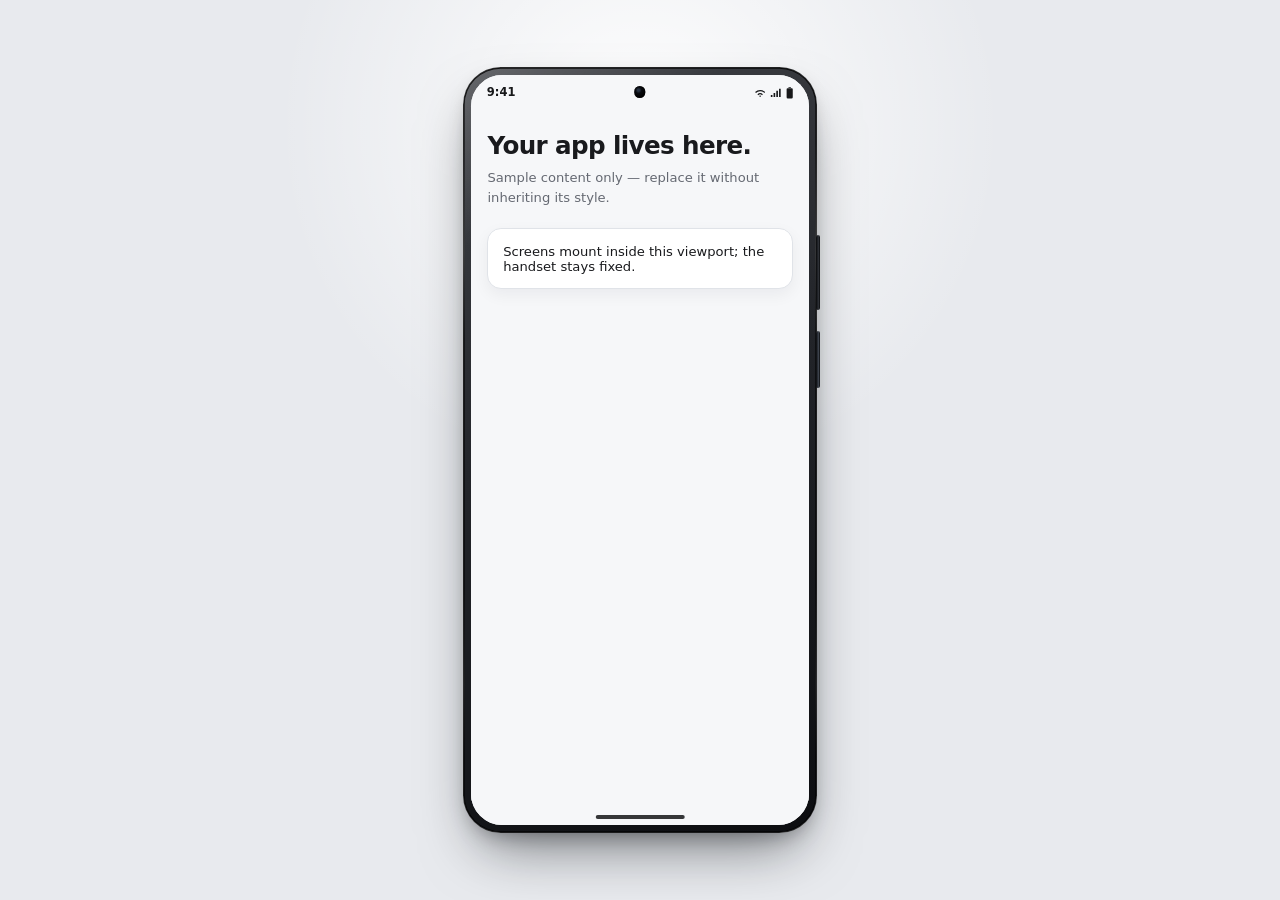
<file: .od-frames/android.html>
<!doctype html>
<!--
  Open Design · OD Next handheld shell — Android (centered punch-hole camera, right-side volume and power keys).
  Presentation shell for a phone-app prototype: keep the handset markup and
  CSS, put the product inside the APP CONTENT slot (`.phone-content`). The
  shell sets no typography, palette, spacing, or navigation for the app.
  Derived from the Open Design mobile-app template (Apache-2.0).
-->
<html lang="en">
<head>
  <meta charset="utf-8" />
  <meta name="viewport" content="width=device-width, initial-scale=1" />
  <title>Android mobile prototype</title>
  <style>
    :root {
      --phone-screen-width: 412px;
      --phone-screen-height: 915px;
      --phone-bezel: 10px;
      --phone-outer-radius: 46px;
      --phone-screen-radius: 38px;
      --phone-safe-top: 52px;
      --phone-safe-bottom: 28px;
      --phone-system-fg: #17181a;
      --phone-screen-bg: #f6f7f9;
      --phone-stage-bg: #e8eaee;
    }

    * { box-sizing: border-box; }
    html, body { margin: 0; min-height: 100%; }
    body {
      min-height: 100dvh;
      display: grid;
      place-items: center;
      padding: 32px;
      background:
        radial-gradient(circle at 50% 14%, rgba(255,255,255,.95), transparent 36%),
        var(--phone-stage-bg);
      color: #191a1d;
      font-family: Roboto, "Noto Sans", system-ui, sans-serif;
    }

    .phone-frame {
      position: relative;
      width: calc(var(--phone-screen-width) + var(--phone-bezel) * 2);
      height: calc(var(--phone-screen-height) + var(--phone-bezel) * 2);
      padding: var(--phone-bezel);
      border-radius: var(--phone-outer-radius);
      background:
        linear-gradient(145deg, rgba(255,255,255,.2), transparent 18%),
        linear-gradient(155deg, #414348 0%, #23252a 44%, #0c0d10 100%);
      box-shadow:
        inset 0 0 0 1px rgba(255,255,255,.13),
        inset 0 0 0 2px rgba(0,0,0,.84),
        0 34px 72px -22px rgba(8,10,14,.56),
        0 11px 25px -10px rgba(8,10,14,.34);
      isolation: isolate;
    }

    .phone-frame::before,
    .phone-frame::after {
      content: "";
      position: absolute;
      z-index: -1;
      top: 92px;
      bottom: 92px;
      width: 2px;
      background: linear-gradient(to bottom, transparent, rgba(255,255,255,.14) 18%, transparent 32%, transparent 72%, rgba(255,255,255,.07) 88%, transparent);
    }
    .phone-frame::before { left: 0; }
    .phone-frame::after { right: 0; }

    .hardware-button {
      position: absolute;
      right: -3px;
      width: 4px;
      border-radius: 3px;
      background: linear-gradient(90deg, #08090b, #2d3036 62%, #08090b);
      box-shadow: inset 0 1px rgba(255,255,255,.1);
    }
    .hardware-button.volume { top: 205px; height: 92px; }
    .hardware-button.power { top: 322px; height: 70px; background: linear-gradient(90deg, #08090b, #3c424c 62%, #08090b); }

    .phone-screen {
      position: relative;
      width: var(--phone-screen-width);
      height: var(--phone-screen-height);
      overflow: hidden;
      border-radius: var(--phone-screen-radius);
      background: var(--phone-screen-bg);
      box-shadow: inset 0 0 0 1px rgba(255,255,255,.05);
    }

    .phone-content {
      position: absolute;
      inset: 0;
      overflow-x: hidden;
      overflow-y: auto;
      overscroll-behavior: contain;
      -webkit-overflow-scrolling: touch;
      scrollbar-width: none;
      padding-top: var(--phone-safe-top);
      padding-bottom: var(--phone-safe-bottom);
      background: var(--phone-screen-bg);
    }
    .phone-content::-webkit-scrollbar { display: none; }

    .punch-hole {
      position: absolute;
      z-index: 20;
      top: 14px;
      left: 50%;
      width: 14px;
      height: 14px;
      transform: translateX(-50%);
      border-radius: 50%;
      background: radial-gradient(circle at 38% 35%, #283343 0 10%, #090b0f 30%, #000 72%);
      box-shadow: 0 0 0 1px rgba(255,255,255,.08), inset 0 0 3px #000;
      pointer-events: none;
    }

    .status-bar {
      position: absolute;
      z-index: 15;
      inset: 0 0 auto;
      height: var(--phone-safe-top);
      display: grid;
      grid-template-columns: minmax(0, 1fr) 64px minmax(0, 1fr);
      align-items: start;
      padding: 14px 19px 0;
      color: var(--phone-system-fg);
      pointer-events: none;
    }
    .status-time {
      justify-self: start;
      display: flex;
      align-items: center;
      height: 16px;
      font-size: 14px;
      font-weight: 600;
      line-height: 1;
      letter-spacing: .01em;
    }
    .status-cutout-zone { width: 64px; }
    .status-icons {
      justify-self: end;
      display: inline-flex;
      align-items: center;
      height: 16px;
      gap: 5px;
    }
    .status-icons svg { display: block; flex: none; fill: currentColor; }
    .status-icons .wifi { width: 15px; height: 12px; }
    .status-icons .cellular { width: 14px; height: 12px; }
    .status-icons .battery { width: 9px; height: 14px; }

    .gesture-indicator {
      position: absolute;
      z-index: 20;
      left: 50%;
      bottom: 8px;
      width: 108px;
      height: 4px;
      transform: translateX(-50%);
      border-radius: 99px;
      background: var(--phone-system-fg);
      opacity: .86;
      pointer-events: none;
    }

    /* Preview-only content. Replace it without inheriting the style. */
    .sample-app { min-height: 100%; padding: 18px 20px 34px; background: #f6f7f9; }
    .sample-app .eyebrow { margin: 0 0 6px; color: #686c74; font-size: 12px; font-weight: 650; letter-spacing: .08em; text-transform: uppercase; }
    .sample-app h1 { margin: 0; font-size: 30px; line-height: 1.12; letter-spacing: -.025em; }
    .sample-app p { margin: 10px 0 25px; color: #656972; line-height: 1.5; }
    .sample-card { padding: 18px; border: 1px solid #e0e3e8; border-radius: 17px; background: #fff; box-shadow: 0 7px 20px rgba(20,24,32,.055); }
    .sample-card + .sample-card { margin-top: 12px; }

    /* Presentation scaling: keep the whole handset visible on short viewports. */
    @media (max-height: 998px) { .phone-frame { zoom: 0.9; } }
    @media (max-height: 904px) { .phone-frame { zoom: 0.82; } }
    @media (max-height: 829px) { .phone-frame { zoom: 0.74; } }
    @media (max-height: 754px) { .phone-frame { zoom: 0.66; } }
    /* Narrow viewports: the handset chrome collapses and the screen fills the
       viewport, so the app behaves like a real phone page instead of
       scrolling sideways. */
    @media (max-width: 480px) {
      body { padding: 0; display: block; }
      .phone-frame { width: 100%; height: 100dvh; padding: 0; border-radius: 0; background: none; box-shadow: none; zoom: 1; }
      .phone-frame::before, .phone-frame::after, .hardware-button { display: none; }
      .phone-screen { width: 100%; height: 100%; border-radius: 0; }
    }
  </style>
</head>
<body>
  <div class="phone-frame" data-phone-shell data-platform="android">
    <span class="hardware-button volume" aria-hidden="true"></span>
    <span class="hardware-button power" aria-hidden="true"></span>

    <section class="phone-screen" data-phone-screen>
      <main class="phone-content" data-phone-content>
        <!-- APP CONTENT START: replace everything inside this sample wrapper with the product. -->
        <div class="sample-app">
          <h1>Your app lives here.</h1>
          <p>Sample content only — replace it without inheriting its style.</p>
          <div class="sample-card">Screens mount inside this viewport; the handset stays fixed.</div>
        </div>
        <!-- APP CONTENT END -->
      </main>

      <div class="status-bar" aria-hidden="true">
        <span class="status-time">9:41</span>
        <span class="status-cutout-zone"></span>
        <span class="status-icons">
          <svg class="wifi" viewBox="0 0 16 12"><path d="M8 11.4 6.55 9.95a2.05 2.05 0 0 1 2.9 0L8 11.4Zm3.58-3.55-1.16 1.16a3.43 3.43 0 0 0-4.84 0L4.42 7.85a5.08 5.08 0 0 1 7.16 0Zm3-2.95-1.16 1.16a7.67 7.67 0 0 0-10.84 0L1.42 4.9a9.31 9.31 0 0 1 13.16 0Z"/></svg>
          <svg class="cellular" viewBox="0 0 14 12"><path d="M1 11h2V8.5H1V11Zm3.35 0h2V6H4.35v5Zm3.35 0h2V3.5h-2V11Zm3.35 0h2V1h-2v10Z"/></svg>
          <svg class="battery" viewBox="0 0 9 14"><path d="M3 0h3v1H3V0ZM2 1.5h5a1.25 1.25 0 0 1 1.25 1.25v9.75A1.5 1.5 0 0 1 6.75 14h-4.5a1.5 1.5 0 0 1-1.5-1.5V2.75A1.25 1.25 0 0 1 2 1.5Z"/></svg>
        </span>
      </div>
      <div class="punch-hole" aria-hidden="true"></div>
      <div class="gesture-indicator" aria-hidden="true"></div>
    </section>
  </div>
</body>
</html>
</file>
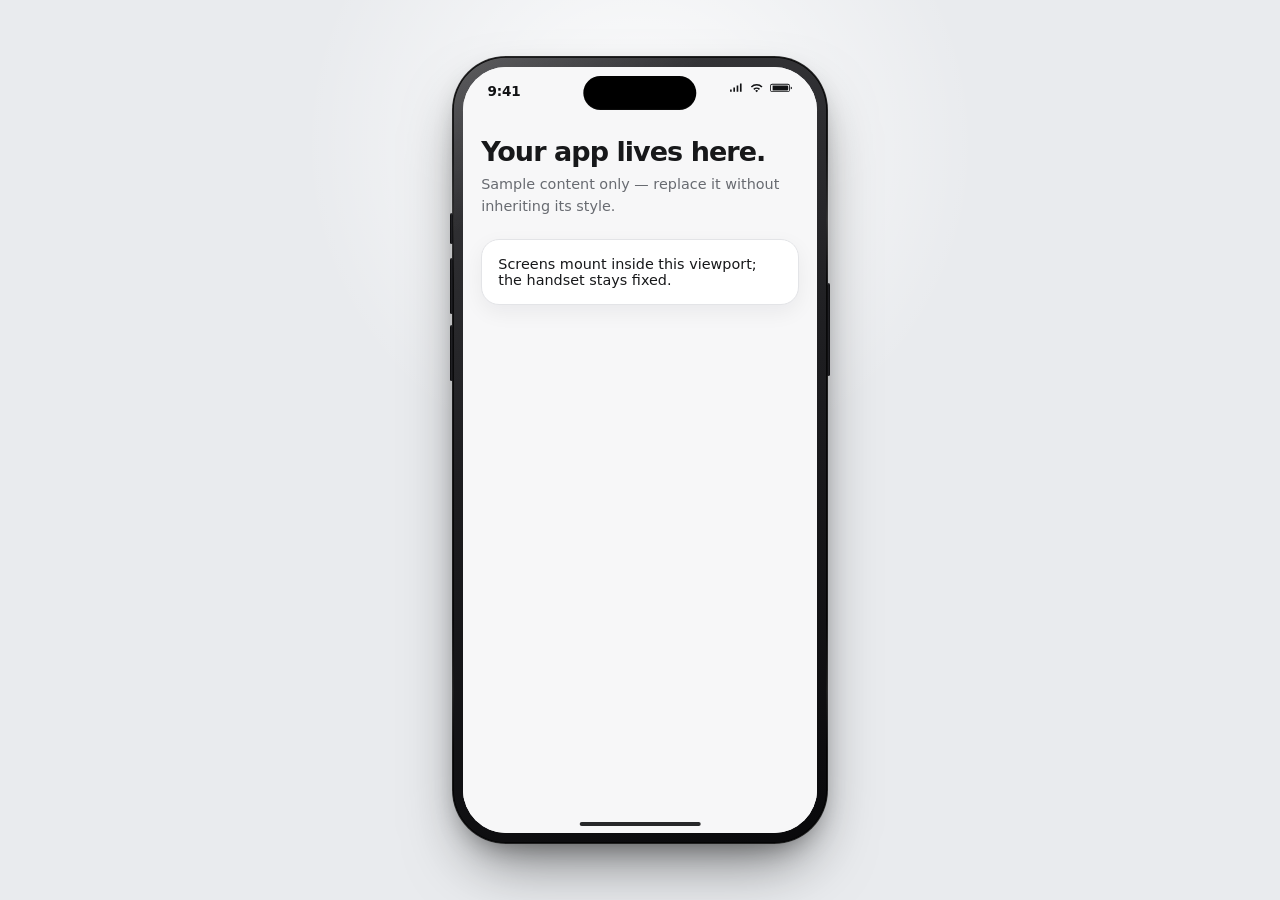
<file: .od-frames/iphone.html>
<!doctype html>
<!--
  Open Design · OD Next handheld shell — iPhone (Dynamic Island, left silent/volume keys, right power key).
  Presentation shell for a phone-app prototype: keep the handset markup and
  CSS, put the product inside the APP CONTENT slot (`.phone-content`). The
  shell sets no typography, palette, spacing, or navigation for the app.
  Derived from the Open Design mobile-app template (Apache-2.0).
-->
<html lang="en">
<head>
  <meta charset="utf-8" />
  <meta name="viewport" content="width=device-width, initial-scale=1" />
  <title>iPhone mobile prototype</title>
  <style>
    :root {
      --phone-screen-width: 393px;
      --phone-screen-height: 852px;
      --phone-bezel: 12px;
      --phone-outer-radius: 60px;
      --phone-screen-radius: 48px;
      --phone-safe-top: 59px;
      --phone-safe-bottom: 34px;
      --phone-system-fg: #111214;
      --phone-screen-bg: #f7f7f8;
      --phone-stage-bg: #e9ebee;
    }

    * { box-sizing: border-box; }
    html, body { margin: 0; min-height: 100%; }
    body {
      min-height: 100dvh;
      display: grid;
      place-items: center;
      padding: 32px;
      background:
        radial-gradient(circle at 50% 16%, rgba(255,255,255,.92), transparent 34%),
        var(--phone-stage-bg);
      font-family: -apple-system, BlinkMacSystemFont, "SF Pro Text", system-ui, sans-serif;
      color: #17181a;
    }

    .phone-frame {
      position: relative;
      width: calc(var(--phone-screen-width) + var(--phone-bezel) * 2);
      height: calc(var(--phone-screen-height) + var(--phone-bezel) * 2);
      padding: var(--phone-bezel);
      border-radius: var(--phone-outer-radius);
      background:
        linear-gradient(145deg, rgba(255,255,255,.18), transparent 17%),
        linear-gradient(160deg, #3a3a3d 0%, #1d1d20 47%, #09090b 100%);
      box-shadow:
        inset 0 0 0 1px rgba(255,255,255,.13),
        inset 0 0 0 2px rgba(0,0,0,.9),
        0 34px 70px -20px rgba(0,0,0,.55),
        0 12px 28px -12px rgba(0,0,0,.36);
      isolation: isolate;
    }

    .phone-frame::before,
    .phone-frame::after {
      content: "";
      position: absolute;
      z-index: -1;
      top: 102px;
      bottom: 102px;
      width: 3px;
      border-radius: 3px;
      background: linear-gradient(
        to bottom,
        transparent,
        rgba(255,255,255,.13) 12%,
        transparent 22%,
        transparent 78%,
        rgba(255,255,255,.08) 90%,
        transparent
      );
    }
    .phone-frame::before { left: -1px; }
    .phone-frame::after { right: -1px; }

    .hardware-button {
      position: absolute;
      width: 4px;
      border-radius: 3px;
      background: linear-gradient(90deg, #050506, #242428 58%, #08080a);
      box-shadow: inset 0 1px rgba(255,255,255,.08);
    }
    .hardware-button.silent { left: -3px; top: 175px; height: 34px; }
    .hardware-button.volume-up { left: -3px; top: 225px; height: 62px; }
    .hardware-button.volume-down { left: -3px; top: 299px; height: 62px; }
    .hardware-button.power { right: -3px; top: 252px; height: 104px; }

    .phone-screen {
      position: relative;
      width: var(--phone-screen-width);
      height: var(--phone-screen-height);
      overflow: hidden;
      border-radius: var(--phone-screen-radius);
      background: var(--phone-screen-bg);
      box-shadow: inset 0 0 0 1px rgba(255,255,255,.06);
    }

    .phone-content {
      position: absolute;
      inset: 0;
      overflow-x: hidden;
      overflow-y: auto;
      overscroll-behavior: contain;
      -webkit-overflow-scrolling: touch;
      scrollbar-width: none;
      padding-top: var(--phone-safe-top);
      padding-bottom: var(--phone-safe-bottom);
      background: var(--phone-screen-bg);
    }
    .phone-content::-webkit-scrollbar { display: none; }

    .dynamic-island {
      position: absolute;
      z-index: 20;
      top: 11px;
      left: 50%;
      width: 126px;
      height: 37px;
      transform: translateX(-50%);
      border-radius: 999px;
      background: #000;
      box-shadow: inset 0 -1px 1px rgba(255,255,255,.05);
      pointer-events: none;
    }

    .status-bar {
      position: absolute;
      z-index: 15;
      top: 0;
      left: 0;
      right: 0;
      height: var(--phone-safe-top);
      display: flex;
      align-items: flex-start;
      justify-content: space-between;
      padding: 18px 27px 0;
      color: var(--phone-system-fg);
      font-size: 15px;
      font-weight: 650;
      letter-spacing: -.01em;
      pointer-events: none;
    }
    .status-icons { display: inline-flex; align-items: center; gap: 6px; }
    .status-icons svg { display: block; width: 17px; height: 11px; fill: currentColor; }
    .status-icons .battery { width: 25px; }

    .home-indicator {
      position: absolute;
      z-index: 20;
      left: 50%;
      bottom: 8px;
      width: 134px;
      height: 5px;
      transform: translateX(-50%);
      border-radius: 999px;
      background: var(--phone-system-fg);
      opacity: .9;
      pointer-events: none;
    }

    /* Sample content exists only to make the shell previewable. Replace it. */
    .sample-app { min-height: 100%; padding: 18px 20px 32px; background: #f7f7f8; }
    .sample-app h1 { margin: 0; font-size: 30px; letter-spacing: -.035em; }
    .sample-app p { margin: 8px 0 24px; color: #686b71; line-height: 1.5; }
    .sample-card {
      padding: 18px;
      border: 1px solid #e3e4e7;
      border-radius: 20px;
      background: #fff;
      box-shadow: 0 8px 24px rgba(20,22,26,.06);
    }
    .sample-card + .sample-card { margin-top: 12px; }

    /* Presentation scaling: keep the whole handset visible on short viewports. */
    @media (max-height: 939px) { .phone-frame { zoom: 0.9; } }
    @media (max-height: 851px) { .phone-frame { zoom: 0.82; } }
    @media (max-height: 781px) { .phone-frame { zoom: 0.74; } }
    @media (max-height: 711px) { .phone-frame { zoom: 0.66; } }
    /* Narrow viewports: the handset chrome collapses and the screen fills the
       viewport, so the app behaves like a real phone page instead of
       scrolling sideways. */
    @media (max-width: 480px) {
      body { padding: 0; display: block; }
      .phone-frame { width: 100%; height: 100dvh; padding: 0; border-radius: 0; background: none; box-shadow: none; zoom: 1; }
      .phone-frame::before, .phone-frame::after, .hardware-button { display: none; }
      .phone-screen { width: 100%; height: 100%; border-radius: 0; }
    }
  </style>
</head>
<body>
  <div class="phone-frame" data-phone-shell data-platform="iphone">
    <span class="hardware-button silent" aria-hidden="true"></span>
    <span class="hardware-button volume-up" aria-hidden="true"></span>
    <span class="hardware-button volume-down" aria-hidden="true"></span>
    <span class="hardware-button power" aria-hidden="true"></span>

    <section class="phone-screen" data-phone-screen>
      <main class="phone-content" data-phone-content>
        <!-- APP CONTENT START: replace everything inside this sample wrapper with the product. -->
        <div class="sample-app">
          <h1>Your app lives here.</h1>
          <p>Sample content only — replace it without inheriting its style.</p>
          <div class="sample-card">Screens mount inside this viewport; the handset stays fixed.</div>
        </div>
        <!-- APP CONTENT END -->
      </main>

      <div class="status-bar" aria-hidden="true">
        <span>9:41</span>
        <span class="status-icons">
          <svg viewBox="0 0 18 12"><path d="M1 10.5h2V8H1v2.5Zm4 0h2V5.5H5v5Zm4 0h2V3H9v7.5Zm4 0h2V.5h-2v10Z"/></svg>
          <svg viewBox="0 0 18 12"><path d="M9 11.2 7.2 9.4a2.55 2.55 0 0 1 3.6 0L9 11.2Zm4.1-4.1-1.35 1.35a3.9 3.9 0 0 0-5.5 0L4.9 7.1a5.8 5.8 0 0 1 8.2 0Zm3-3-1.35 1.35a8.15 8.15 0 0 0-11.5 0L1.9 4.1a10.05 10.05 0 0 1 14.2 0Z"/></svg>
          <svg class="battery" viewBox="0 0 27 12"><path fill-rule="evenodd" d="M2.5 1h19A2.5 2.5 0 0 1 24 3.5v5a2.5 2.5 0 0 1-2.5 2.5h-19A2.5 2.5 0 0 1 0 8.5v-5A2.5 2.5 0 0 1 2.5 1Zm0 1A1.5 1.5 0 0 0 1 3.5v5A1.5 1.5 0 0 0 2.5 10h19A1.5 1.5 0 0 0 23 8.5v-5A1.5 1.5 0 0 0 21.5 2h-19Zm.5 1h17.5A1.5 1.5 0 0 1 22 4.5v3A1.5 1.5 0 0 1 20.5 9H3V3Zm22 1.5a1.5 1.5 0 0 1 0 3v-3Z"/></svg>
        </span>
      </div>
      <div class="dynamic-island" aria-hidden="true"></div>
      <div class="home-indicator" aria-hidden="true"></div>
    </section>
  </div>
</body>
</html>
</file>
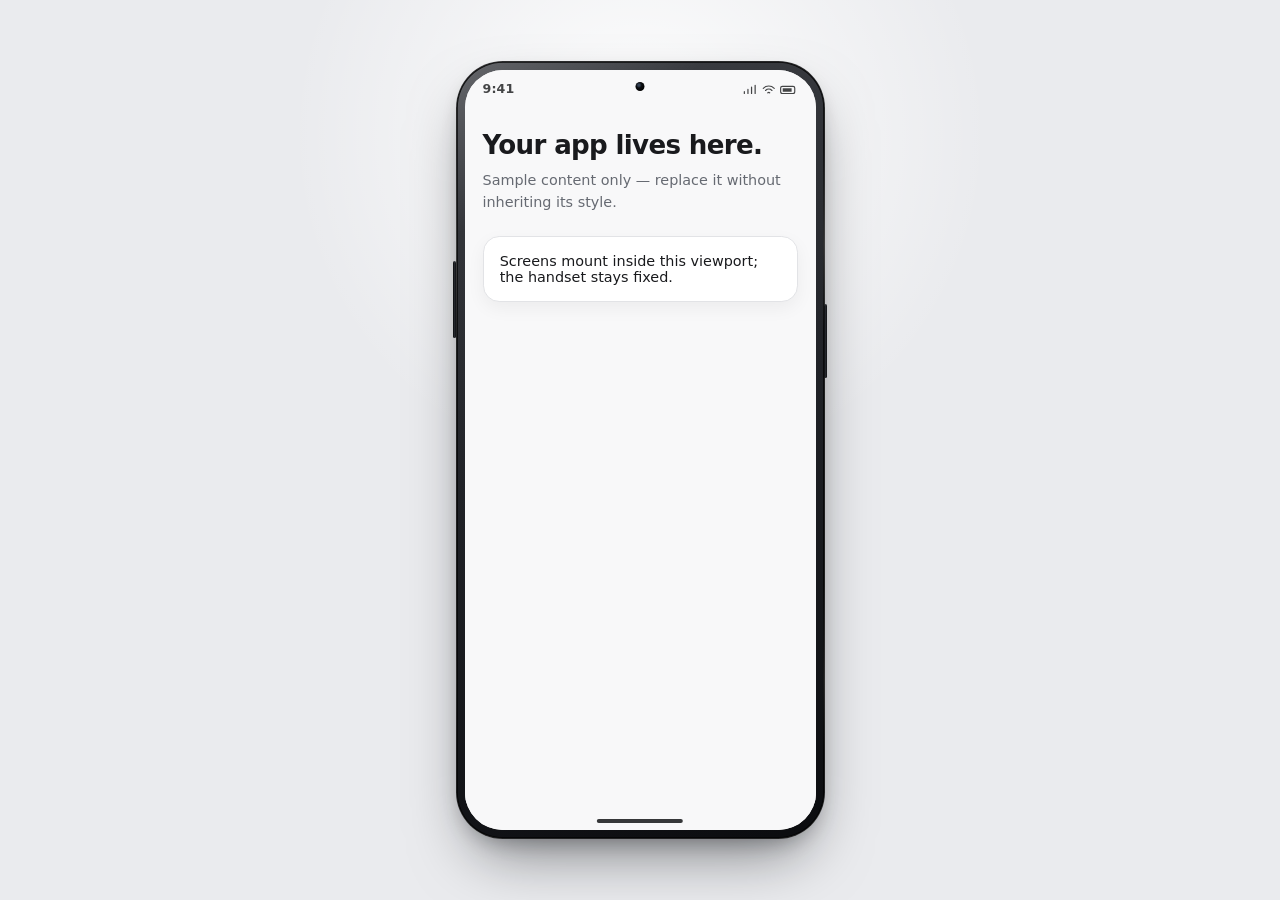
<file: .od-frames/neutral.html>
<!doctype html>
<!--
  Open Design · OD Next handheld shell — platform-neutral phone (restrained camera dot and symmetric side keys — use when the brief names no platform).
  Presentation shell for a phone-app prototype: keep the handset markup and
  CSS, put the product inside the APP CONTENT slot (`.phone-content`). The
  shell sets no typography, palette, spacing, or navigation for the app.
  Derived from the Open Design mobile-app template (Apache-2.0).
-->
<html lang="en">
<head>
  <meta charset="utf-8" />
  <meta name="viewport" content="width=device-width, initial-scale=1" />
  <title>Platform-neutral mobile prototype</title>
  <style>
    :root {
      --phone-screen-width: 390px;
      --phone-screen-height: 844px;
      --phone-bezel: 10px;
      --phone-outer-radius: 52px;
      --phone-screen-radius: 42px;
      --phone-safe-top: 50px;
      --phone-safe-bottom: 29px;
      --phone-system-fg: #17181a;
      --phone-screen-bg: #f8f8f9;
      --phone-stage-bg: #eaebee;
    }

    * { box-sizing: border-box; }
    html, body { margin: 0; min-height: 100%; }
    body {
      min-height: 100dvh;
      display: grid;
      place-items: center;
      padding: 32px;
      background:
        radial-gradient(circle at 50% 15%, rgba(255,255,255,.94), transparent 35%),
        var(--phone-stage-bg);
      color: #191a1d;
      font-family: system-ui, -apple-system, BlinkMacSystemFont, sans-serif;
    }

    .phone-frame {
      position: relative;
      width: calc(var(--phone-screen-width) + var(--phone-bezel) * 2);
      height: calc(var(--phone-screen-height) + var(--phone-bezel) * 2);
      padding: var(--phone-bezel);
      border-radius: var(--phone-outer-radius);
      background:
        linear-gradient(145deg, rgba(255,255,255,.2), transparent 17%),
        linear-gradient(160deg, #3f4146 0%, #202227 48%, #0b0c0f 100%);
      box-shadow:
        inset 0 0 0 1px rgba(255,255,255,.13),
        inset 0 0 0 2px rgba(0,0,0,.85),
        0 32px 68px -20px rgba(10,12,16,.52),
        0 10px 24px -10px rgba(10,12,16,.32);
      isolation: isolate;
    }

    .phone-frame::before,
    .phone-frame::after {
      content: "";
      position: absolute;
      z-index: -1;
      top: 96px;
      bottom: 96px;
      width: 2px;
      background: linear-gradient(to bottom, transparent, rgba(255,255,255,.13) 16%, transparent 30%, transparent 72%, rgba(255,255,255,.07) 88%, transparent);
    }
    .phone-frame::before { left: 0; }
    .phone-frame::after { right: 0; }

    .hardware-button {
      position: absolute;
      width: 4px;
      border-radius: 3px;
      background: linear-gradient(90deg, #08090b, #2a2d33 60%, #08090b);
      box-shadow: inset 0 1px rgba(255,255,255,.08);
    }
    .hardware-button.volume { left: -3px; top: 222px; height: 86px; }
    .hardware-button.power { right: -3px; top: 270px; height: 82px; }

    .phone-screen {
      position: relative;
      width: var(--phone-screen-width);
      height: var(--phone-screen-height);
      overflow: hidden;
      border-radius: var(--phone-screen-radius);
      background: var(--phone-screen-bg);
      box-shadow: inset 0 0 0 1px rgba(255,255,255,.05);
    }

    .phone-content {
      position: absolute;
      inset: 0;
      overflow-x: hidden;
      overflow-y: auto;
      overscroll-behavior: contain;
      -webkit-overflow-scrolling: touch;
      scrollbar-width: none;
      padding-top: var(--phone-safe-top);
      padding-bottom: var(--phone-safe-bottom);
      background: var(--phone-screen-bg);
    }
    .phone-content::-webkit-scrollbar { display: none; }

    .camera-dot {
      position: absolute;
      z-index: 20;
      top: 13px;
      left: 50%;
      width: 10px;
      height: 10px;
      transform: translateX(-50%);
      border-radius: 50%;
      background: radial-gradient(circle at 38% 35%, #344154 0 12%, #0a0c10 34%, #000 76%);
      box-shadow: 0 0 0 1px rgba(255,255,255,.06);
      pointer-events: none;
    }

    .status-bar {
      position: absolute;
      z-index: 15;
      inset: 0 0 auto;
      height: var(--phone-safe-top);
      display: grid;
      grid-template-columns: minmax(0, 1fr) 56px minmax(0, 1fr);
      align-items: start;
      padding: 14px 20px 0;
      color: var(--phone-system-fg);
      opacity: .8;
      pointer-events: none;
    }
    .status-time {
      justify-self: start;
      display: flex;
      align-items: center;
      height: 15px;
      font-size: 14px;
      font-weight: 560;
      line-height: 1;
      letter-spacing: .01em;
    }
    .status-cutout-zone { width: 56px; }
    .status-icons {
      justify-self: end;
      display: inline-flex;
      align-items: center;
      height: 15px;
      gap: 6px;
    }
    .status-icons svg {
      display: block;
      flex: none;
      fill: none;
      stroke: currentColor;
      stroke-width: 1.35;
      stroke-linecap: round;
      stroke-linejoin: round;
    }
    .status-icons .connectivity { width: 15px; height: 12px; }
    .status-icons .wifi { width: 15px; height: 12px; }
    .status-icons .battery { width: 19px; height: 11px; }

    .gesture-indicator {
      position: absolute;
      z-index: 20;
      left: 50%;
      bottom: 8px;
      width: 96px;
      height: 4px;
      transform: translateX(-50%);
      border-radius: 99px;
      background: var(--phone-system-fg);
      opacity: .86;
      pointer-events: none;
    }

    /* Preview-only content. Replace it without inheriting the style. */
    .sample-app { min-height: 100%; padding: 18px 20px 34px; background: #f8f8f9; }
    .sample-app .eyebrow { margin: 0 0 6px; color: #6b6e75; font-size: 12px; font-weight: 650; letter-spacing: .08em; text-transform: uppercase; }
    .sample-app h1 { margin: 0; font-size: 29px; line-height: 1.14; letter-spacing: -.025em; }
    .sample-app p { margin: 10px 0 25px; color: #666a72; line-height: 1.5; }
    .sample-card { padding: 18px; border: 1px solid #e2e3e6; border-radius: 18px; background: #fff; box-shadow: 0 7px 20px rgba(20,22,28,.05); }
    .sample-card + .sample-card { margin-top: 12px; }

    /* Presentation scaling: keep the whole handset visible on short viewports. */
    @media (max-height: 927px) { .phone-frame { zoom: 0.9; } }
    @media (max-height: 840px) { .phone-frame { zoom: 0.82; } }
    @media (max-height: 771px) { .phone-frame { zoom: 0.74; } }
    @media (max-height: 702px) { .phone-frame { zoom: 0.66; } }
    /* Narrow viewports: the handset chrome collapses and the screen fills the
       viewport, so the app behaves like a real phone page instead of
       scrolling sideways. */
    @media (max-width: 480px) {
      body { padding: 0; display: block; }
      .phone-frame { width: 100%; height: 100dvh; padding: 0; border-radius: 0; background: none; box-shadow: none; zoom: 1; }
      .phone-frame::before, .phone-frame::after, .hardware-button { display: none; }
      .phone-screen { width: 100%; height: 100%; border-radius: 0; }
    }
  </style>
</head>
<body>
  <div class="phone-frame" data-phone-shell data-platform="neutral">
    <span class="hardware-button volume" aria-hidden="true"></span>
    <span class="hardware-button power" aria-hidden="true"></span>

    <section class="phone-screen" data-phone-screen>
      <main class="phone-content" data-phone-content>
        <!-- APP CONTENT START: replace everything inside this sample wrapper with the product. -->
        <div class="sample-app">
          <h1>Your app lives here.</h1>
          <p>Sample content only — replace it without inheriting its style.</p>
          <div class="sample-card">Screens mount inside this viewport; the handset stays fixed.</div>
        </div>
        <!-- APP CONTENT END -->
      </main>

      <div class="status-bar" aria-hidden="true">
        <span class="status-time">9:41</span>
        <span class="status-cutout-zone"></span>
        <span class="status-icons">
          <svg class="connectivity" viewBox="0 0 15 12"><path d="M1.5 10.5v-2m4 2v-4.5m4 4.5v-7m4 7v-9"/></svg>
          <svg class="wifi" viewBox="0 0 16 12"><path d="M1.5 4.7a9.2 9.2 0 0 1 13 0M4.2 7.3a5.4 5.4 0 0 1 7.6 0M6.9 10a1.55 1.55 0 0 1 2.2 0"/></svg>
          <svg class="battery" viewBox="0 0 20 11"><rect x=".75" y="1.25" width="16.5" height="8.5" rx="2"/><path d="M18.5 4v3M3.2 3.4h10.4v4.2H3.2z" fill="currentColor" stroke="none"/></svg>
        </span>
      </div>
      <div class="camera-dot" aria-hidden="true"></div>
      <div class="gesture-indicator" aria-hidden="true"></div>
    </section>
  </div>
</body>
</html>
</file>
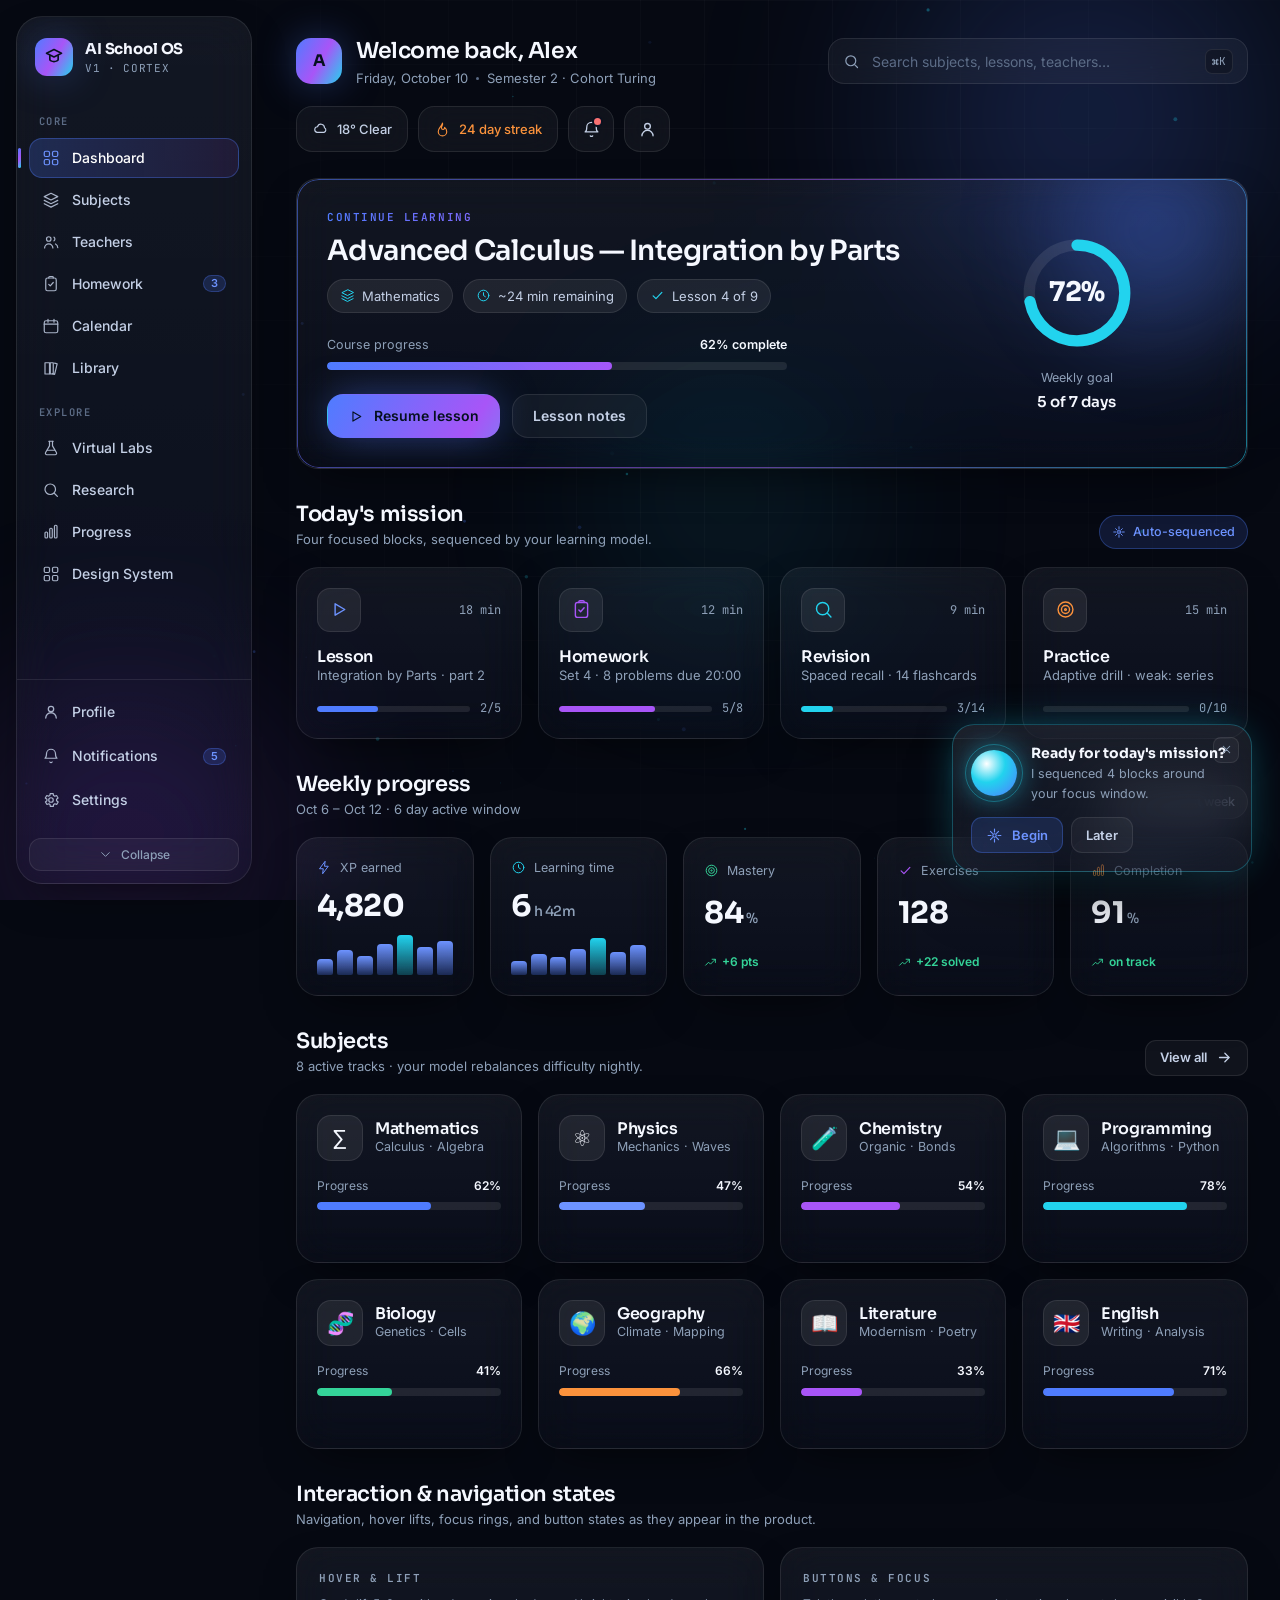
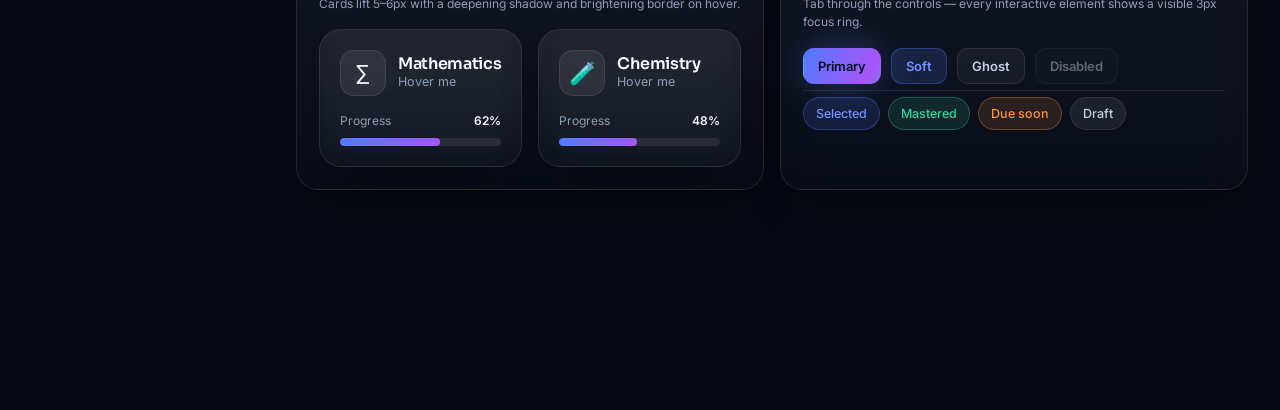
<file: .file-versions/0eb547304658805aad788d32/0001-107b549c-6500-41c4-b8cb-d26b2d56aa31.html>
<!doctype html>
<html lang="en">
<head>
<meta charset="utf-8" />
<meta name="viewport" content="width=device-width, initial-scale=1, viewport-fit=cover" />
<title>AI School OS</title>
<meta name="description" content="AI School OS — an AI-native educational operating system. First-impression dashboard concept." />
<link rel="preconnect" href="https://fonts.googleapis.com" />
<link rel="preconnect" href="https://fonts.gstatic.com" crossorigin />
<link href="https://fonts.googleapis.com/css2?family=Sora:wght@300;400;500;600;700;800&family=Inter:wght@400;500;600;700&family=JetBrains+Mono:wght@500;600&display=swap" rel="stylesheet" />
<style>
/* ============================================================
   OD-LAYOUT-PRIMITIVES v1 — structure only: display, flex/grid, overflow, wrapping, ratio.
   Put this @layer first; product CSS outside the layer always wins.
   ============================================================ */
@layer od-layout {
  :where(.od-stack,.od-row,.od-row-top,.od-cluster,.od-grid,.od-field,.od-stat,.od-cell,.od-tile) > :where(*) { min-width: 0; }

  .od-stack   { display: flex; flex-direction: column; gap: var(--od-gap, 8px); }
  .od-row     { display: flex; align-items: center; gap: var(--od-gap, 8px); }
  .od-row-top { display: flex; align-items: flex-start; gap: var(--od-gap, 8px); }
  .od-cluster { display: flex; flex-wrap: wrap; align-items: center; gap: var(--od-gap, 8px); }
  .od-fill    { flex: 1 1 0; min-width: 0; }
  .od-fixed   { flex: none; }
  .od-grid    { display: grid; gap: var(--od-gap, 12px); grid-template-columns: repeat(var(--od-cols, 3), minmax(0, 1fr)); }

  .od-stat, .od-field, .od-cell { display: grid; gap: var(--od-gap, 2px); }
  :where(.od-stat,.od-field,.od-cell) > :where(*) { display: block; }
  .od-tile { display: grid; grid-template-rows: auto 1fr; }
  :where(.od-tile) > :where(*) { display: block; }

  .od-media { display: block; width: 100%; height: auto; aspect-ratio: var(--od-ratio, auto); }
  .od-media-cover { object-fit: cover; }

  .od-truncate { display: block; max-width: 100%; overflow: hidden; white-space: nowrap; text-overflow: ellipsis; }
  .od-clamp-2, .od-clamp-3 { display: -webkit-box; -webkit-box-orient: vertical; overflow: hidden; overflow-wrap: anywhere; }
  .od-clamp-2 { -webkit-line-clamp: 2; }
  .od-clamp-3 { -webkit-line-clamp: 3; }
  .od-lines-2 { min-height: calc(2 * 1.4em); }
  .od-nowrap  { white-space: nowrap; }
  .od-keep    { word-break: keep-all; overflow-wrap: anywhere; }

  .od-screen { display: grid; grid-template-rows: auto minmax(0, 1fr) auto; height: 100%; }
  .od-scroll { overflow-y: auto; overscroll-behavior: contain; min-height: 0; }

  .od-rail { display: flex; gap: var(--od-gap, 8px); overflow-x: auto; scroll-snap-type: x proximity; scrollbar-width: none;
             padding-inline: var(--od-rail-pad, 16px); scroll-padding-inline: var(--od-rail-pad, 16px); }
  .od-rail::-webkit-scrollbar { display: none; }
  :where(.od-rail) > :where(*) { flex: none; scroll-snap-align: start; }
  :where(.od-rail) > :where(:last-child) { margin-inline-end: var(--od-rail-pad, 16px); }

  .od-spacer { flex: none; visibility: hidden; pointer-events: none; }
  .od-touch  { min-width: 44px; min-height: 44px; }
}
/* /OD-LAYOUT-PRIMITIVES v1 */

/* ============================================================
   AI School OS — design tokens
   ============================================================ */
:root {
  --bg: #060912;
  --bg-2: #0a1120;
  --bg-3: #0e1730;

  --glass: rgba(255,255,255,0.045);
  --glass-2: rgba(255,255,255,0.07);
  --glass-3: rgba(255,255,255,0.10);
  --border: rgba(255,255,255,0.09);
  --border-strong: rgba(255,255,255,0.16);

  --primary: #4F7CFF;
  --primary-soft: #6D93FF;
  --secondary: #A855F7;
  --accent: #22D3EE;
  --success: #34D399;
  --warning: #FB923C;
  --danger: #F87171;

  --text: #F5F8FF;
  --fg-2: #C4D0E6;
  --muted: #8EA0B8;
  --faint: #5C6C86;

  --font-display: "Sora", "Inter", system-ui, sans-serif;
  --font-body: "Inter", system-ui, -apple-system, "Segoe UI", sans-serif;
  --font-mono: "JetBrains Mono", ui-monospace, "SFMono-Regular", Menlo, monospace;

  --t-xs: 12px;
  --t-sm: 13px;
  --t-base: 15px;
  --t-md: 17px;
  --t-lg: 21px;
  --t-xl: 28px;
  --t-2xl: 38px;
  --t-3xl: 52px;

  --sp-1: 4px;  --sp-2: 8px;  --sp-3: 12px; --sp-4: 16px;
  --sp-5: 20px; --sp-6: 24px; --sp-8: 32px; --sp-12: 48px;

  --r-sm: 10px;
  --r-md: 16px;
  --r-lg: 22px;
  --r-xl: 26px;
  --r-pill: 9999px;

  --shadow-soft: 0 18px 48px -20px rgba(0,0,0,0.7);
  --shadow-lift: 0 30px 70px -28px rgba(0,0,0,0.85);
  --ring-focus: 0 0 0 3px rgba(79,124,255,0.42);
  --glow-primary: 0 0 40px -6px rgba(79,124,255,0.55);
  --glow-accent: 0 0 34px -6px rgba(34,211,238,0.5);

  --motion-fast: 140ms;
  --motion-base: 240ms;
  --motion-slow: 380ms;
  --ease: cubic-bezier(0.2, 0, 0, 1);

  --sidebar-w: 264px;
  --gutter: 32px;

  --grad-brand: linear-gradient(120deg, var(--primary) 0%, var(--secondary) 52%, var(--accent) 100%);
}

*, *::before, *::after { box-sizing: border-box; }
html { -webkit-text-size-adjust: 100%; }
body {
  margin: 0;
  min-height: 100vh;
  background: var(--bg);
  color: var(--text);
  font-family: var(--font-body);
  font-size: var(--t-base);
  line-height: 1.55;
  -webkit-font-smoothing: antialiased;
  text-rendering: optimizeLegibility;
  overflow-x: hidden;
}
h1, h2, h3, h4, p { margin: 0; }
h1, h2, h3, h4 { font-family: var(--font-display); line-height: 1.08; letter-spacing: -0.02em; font-weight: 600; }
button { font-family: inherit; }
a { color: inherit; }
img { max-width: 100%; }
:focus-visible { outline: none; box-shadow: var(--ring-focus); border-radius: 12px; }

/* ---------- atmosphere ---------- */
.atmos { position: fixed; inset: 0; z-index: 0; pointer-events: none; overflow: hidden; }
.atmos .blob { position: absolute; border-radius: 50%; filter: blur(90px); opacity: 0.5; }
.blob.b1 { width: 46vw; height: 46vw; top: -14vw; right: -8vw; background: radial-gradient(circle, rgba(79,124,255,0.55), transparent 68%); animation: drift1 26s ease-in-out infinite; }
.blob.b2 { width: 40vw; height: 40vw; bottom: -16vw; left: -10vw; background: radial-gradient(circle, rgba(168,85,247,0.42), transparent 68%); animation: drift2 32s ease-in-out infinite; }
.blob.b3 { width: 30vw; height: 30vw; top: 34%; left: 42%; background: radial-gradient(circle, rgba(34,211,238,0.28), transparent 70%); animation: drift1 38s ease-in-out infinite reverse; }
.atmos .grid-fade {
  position: absolute; inset: 0;
  background-image: linear-gradient(rgba(255,255,255,0.035) 1px, transparent 1px), linear-gradient(90deg, rgba(255,255,255,0.035) 1px, transparent 1px);
  background-size: 64px 64px;
  mask-image: radial-gradient(circle at 60% 30%, #000 0%, transparent 72%);
  -webkit-mask-image: radial-gradient(circle at 60% 30%, #000 0%, transparent 72%);
}
#particles { position: fixed; inset: 0; z-index: 0; pointer-events: none; }
@keyframes drift1 { 0%,100% { transform: translate3d(0,0,0) scale(1); } 50% { transform: translate3d(-3%, 4%, 0) scale(1.08); } }
@keyframes drift2 { 0%,100% { transform: translate3d(0,0,0) scale(1); } 50% { transform: translate3d(4%, -3%, 0) scale(1.1); } }

/* ---------- app shell ---------- */
.app { position: relative; z-index: 1; display: grid; grid-template-columns: var(--sidebar-w) minmax(0, 1fr); min-height: 100vh; }

.sidebar { position: sticky; top: 0; height: 100vh; padding: 16px 12px 16px 16px; display: flex; }
.side-card {
  flex: 1; display: flex; flex-direction: column;
  background: linear-gradient(180deg, rgba(255,255,255,0.06), rgba(255,255,255,0.022));
  border: 1px solid var(--border); border-radius: var(--r-xl);
  backdrop-filter: blur(22px) saturate(150%); -webkit-backdrop-filter: blur(22px) saturate(150%);
  box-shadow: var(--shadow-soft); overflow: hidden;
}
.brand { display: flex; align-items: center; gap: 12px; padding: 20px 18px 16px; }
.brand .mark {
  width: 38px; height: 38px; border-radius: 12px; flex: none; position: relative;
  background: var(--grad-brand); box-shadow: var(--glow-primary);
  display: grid; place-items: center; color: #06111f;
}
.brand .mark svg { width: 20px; height: 20px; }
.brand .id { min-width: 0; }
.brand .id b { display: block; font-family: var(--font-display); font-size: 15px; font-weight: 700; letter-spacing: -0.01em; }
.brand .id span { display: block; font-size: 11px; color: var(--muted); font-family: var(--font-mono); letter-spacing: 0.06em; text-transform: uppercase; }

.nav { flex: 1; overflow-y: auto; padding: 6px 12px 12px; }
.nav-label { font-size: 10.5px; letter-spacing: 0.14em; text-transform: uppercase; color: var(--faint); font-weight: 600; padding: 14px 10px 8px; font-family: var(--font-mono); }
.nav-item {
  display: flex; align-items: center; gap: 12px; width: 100%; text-align: left;
  padding: 10px 12px; margin-bottom: 2px; border: 1px solid transparent; border-radius: 13px;
  background: transparent; color: var(--fg-2); font: 500 14px/1 var(--font-body); cursor: pointer;
  transition: background var(--motion-fast) var(--ease), color var(--motion-fast) var(--ease), border-color var(--motion-fast) var(--ease), transform var(--motion-fast) var(--ease);
  position: relative;
}
.nav-item svg { width: 18px; height: 18px; flex: none; opacity: 0.85; }
.nav-item .txt { flex: 1; white-space: nowrap; }
.nav-item .badge { font-size: 11px; font-weight: 600; padding: 2px 7px; border-radius: 999px; background: rgba(79,124,255,0.18); color: var(--primary-soft); border: 1px solid rgba(79,124,255,0.3); }
.nav-item:hover { background: var(--glass-2); color: var(--text); }
.nav-item:active { transform: translateY(1px); }
.nav-item[aria-current="page"] {
  background: linear-gradient(90deg, rgba(79,124,255,0.22), rgba(168,85,247,0.10));
  border-color: rgba(79,124,255,0.35); color: #fff;
}
.nav-item[aria-current="page"] svg { opacity: 1; color: var(--primary-soft); }
.nav-item[aria-current="page"]::before {
  content: ""; position: absolute; left: -12px; top: 50%; transform: translateY(-50%);
  width: 3px; height: 20px; border-radius: 999px; background: var(--grad-brand); box-shadow: var(--glow-primary);
}
.nav-foot { border-top: 1px solid var(--border); padding: 12px; display: grid; gap: 2px; }
.collapse-btn {
  margin: 4px 12px 12px; display: flex; align-items: center; justify-content: center; gap: 8px;
  padding: 8px; border-radius: 12px; border: 1px solid var(--border); background: var(--glass); color: var(--muted);
  font: 500 12px var(--font-body); cursor: pointer; transition: all var(--motion-fast) var(--ease);
}
.collapse-btn:hover { color: var(--text); border-color: var(--border-strong); }
.collapse-btn svg { width: 15px; height: 15px; transition: transform var(--motion-base) var(--ease); }

/* ---------- main ---------- */
.main { min-width: 0; padding: 20px var(--gutter) 220px; }
.topbar {
  display: flex; align-items: center; gap: 18px; flex-wrap: wrap;
  padding: 14px 0 26px;
}
.topbar .lead { min-width: 0; flex: 1 1 320px; display: flex; align-items: center; gap: 14px; }
.menu-btn { display: none; }
.greet-avatar {
  width: 46px; height: 46px; border-radius: 15px; flex: none; display: grid; place-items: center;
  background: var(--grad-brand); color: #06111f; font-family: var(--font-display); font-weight: 700; font-size: 16px;
  box-shadow: var(--glow-primary);
}
.greet .hi { font-family: var(--font-display); font-size: 22px; font-weight: 600; letter-spacing: -0.02em; }
.greet .sub { color: var(--muted); font-size: 13px; display: flex; align-items: center; gap: 8px; flex-wrap: wrap; }
.greet .sub .dot { width: 3px; height: 3px; border-radius: 50%; background: var(--faint); }

.search {
  flex: 1 1 260px; max-width: 420px; display: flex; align-items: center; gap: 10px;
  padding: 0 14px; height: 46px; border-radius: var(--r-md);
  background: var(--glass); border: 1px solid var(--border);
  backdrop-filter: blur(16px); -webkit-backdrop-filter: blur(16px);
  transition: border-color var(--motion-fast) var(--ease), box-shadow var(--motion-fast) var(--ease), background var(--motion-fast) var(--ease);
}
.search:focus-within { border-color: rgba(79,124,255,0.55); box-shadow: 0 0 0 4px rgba(79,124,255,0.16); background: var(--glass-2); }
.search svg { width: 17px; height: 17px; color: var(--muted); flex: none; }
.search input { flex: 1; min-width: 0; border: 0; background: transparent; color: var(--text); font: 400 14px var(--font-body); outline: none; }
.search input::placeholder { color: var(--faint); }
.search .kbd { font-family: var(--font-mono); font-size: 11px; color: var(--muted); padding: 3px 6px; border: 1px solid var(--border); border-radius: 7px; background: rgba(0,0,0,0.25); flex: none; }

.top-actions { display: flex; align-items: center; gap: 10px; }
.pill {
  display: inline-flex; align-items: center; gap: 8px; height: 46px; padding: 0 15px;
  border-radius: var(--r-md); background: var(--glass); border: 1px solid var(--border);
  backdrop-filter: blur(16px); -webkit-backdrop-filter: blur(16px); color: var(--fg-2); font-size: 13px; font-weight: 500;
}
.pill svg { width: 17px; height: 17px; }
.pill.streak { color: var(--warning); }
.pill.streak svg { color: var(--warning); }
.ico-btn {
  width: 46px; height: 46px; border-radius: var(--r-md); border: 1px solid var(--border); background: var(--glass);
  color: var(--fg-2); display: grid; place-items: center; cursor: pointer; position: relative;
  backdrop-filter: blur(16px); -webkit-backdrop-filter: blur(16px);
  transition: all var(--motion-fast) var(--ease);
}
.ico-btn svg { width: 19px; height: 19px; }
.ico-btn:hover { color: var(--text); border-color: var(--border-strong); transform: translateY(-1px); }
.ico-btn .dot-badge { position: absolute; top: 11px; right: 12px; width: 7px; height: 7px; border-radius: 50%; background: var(--danger); box-shadow: 0 0 0 2px var(--bg-2); }

@media (max-width: 1180px) {
  .pill.weather, .pill.date { display: none; }
}

/* ---------- buttons ---------- */
.btn {
  display: inline-flex; align-items: center; justify-content: center; gap: 9px;
  min-height: 44px; padding: 0 20px; border-radius: var(--r-md); border: 1px solid transparent;
  font: 600 14px/1 var(--font-body); color: inherit; cursor: pointer; text-decoration: none; white-space: nowrap;
  transition: background var(--motion-fast) var(--ease), border-color var(--motion-fast) var(--ease), color var(--motion-fast) var(--ease), transform var(--motion-fast) var(--ease), box-shadow var(--motion-base) var(--ease);
}
.btn svg { width: 17px; height: 17px; }
.btn:active { transform: translateY(1px); }
.btn-primary { background: var(--grad-brand); color: #05101f; box-shadow: var(--glow-primary); background-size: 160% 160%; }
.btn-primary:hover { transform: translateY(-2px); box-shadow: 0 0 50px -4px rgba(79,124,255,0.7); }
.btn-ghost { background: var(--glass); border-color: var(--border); color: var(--fg-2); }
.btn-ghost:hover { color: var(--text); border-color: var(--border-strong); transform: translateY(-2px); }
.btn-soft { background: rgba(79,124,255,0.16); color: var(--primary-soft); border-color: rgba(79,124,255,0.32); }
.btn-soft:hover { background: rgba(79,124,255,0.24); transform: translateY(-2px); }
.btn-sm { min-height: 36px; padding: 0 14px; font-size: 13px; border-radius: 11px; }
.btn-block { width: 100%; }

/* ---------- cards / glass ---------- */
.card {
  position: relative; background: linear-gradient(180deg, rgba(255,255,255,0.055), rgba(255,255,255,0.02));
  border: 1px solid var(--border); border-radius: var(--r-lg);
  backdrop-filter: blur(20px) saturate(140%); -webkit-backdrop-filter: blur(20px) saturate(140%);
  box-shadow: var(--shadow-soft);
}
.card.pad { padding: 22px; }
.section { margin-top: 34px; }
.section-head { display: flex; align-items: flex-end; justify-content: space-between; gap: 16px; margin-bottom: 18px; flex-wrap: wrap; }
.section-head h2 { font-size: var(--t-lg); }
.section-head p { color: var(--muted); font-size: 13px; margin-top: 3px; }
.section-head .right { display: flex; align-items: center; gap: 10px; }
.eyebrow { font-family: var(--font-mono); font-size: 11px; letter-spacing: 0.14em; text-transform: uppercase; color: var(--muted); font-weight: 600; }
.eyebrow.grad { background: var(--grad-brand); -webkit-background-clip: text; background-clip: text; color: transparent; }

/* reveal */
.reveal { opacity: 0; animation: riseIn var(--motion-slow) var(--ease) both; animation-delay: calc(var(--i, 0) * 45ms); }
@keyframes riseIn { from { opacity: 0; transform: translateY(16px); } to { opacity: 1; transform: none; } }
.view { display: none; }
.view.active { display: block; }

/* ---------- hero ---------- */
.hero { position: relative; overflow: hidden; padding: 30px; display: grid; grid-template-columns: minmax(0,1.35fr) minmax(240px,0.65fr); gap: 28px; align-items: center; }
.hero::before {
  content: ""; position: absolute; inset: 0; border-radius: inherit; padding: 1px;
  background: var(--grad-brand);
  -webkit-mask: linear-gradient(#000 0 0) content-box, linear-gradient(#000 0 0);
  -webkit-mask-composite: xor; mask-composite: exclude;
  opacity: 0.55; pointer-events: none;
}
.hero::after {
  content: ""; position: absolute; width: 340px; height: 340px; right: -80px; top: -120px; border-radius: 50%;
  background: radial-gradient(circle, rgba(79,124,255,0.35), transparent 66%);
  filter: blur(30px); animation: breathe 6s ease-in-out infinite; pointer-events: none;
}
@keyframes breathe { 0%,100% { opacity: 0.7; transform: scale(1); } 50% { opacity: 1; transform: scale(1.08); } }
.hero .body { position: relative; z-index: 1; }
.hero h1 { font-size: var(--t-xl); margin-top: 10px; }
.hero .meta { display: flex; align-items: center; gap: 10px; flex-wrap: wrap; margin-top: 12px; color: var(--fg-2); font-size: 14px; }
.hero .meta .chip { display: inline-flex; align-items: center; gap: 7px; padding: 6px 12px; border-radius: 999px; background: var(--glass-2); border: 1px solid var(--border); font-size: 13px; }
.hero .meta .chip svg { width: 15px; height: 15px; color: var(--accent); }
.hero .progress-wrap { margin-top: 22px; max-width: 460px; }
.hero .progress-top { display: flex; justify-content: space-between; font-size: 12.5px; color: var(--muted); margin-bottom: 8px; }
.hero .progress-top b { color: var(--text); font-weight: 600; }
.hero .cta { margin-top: 24px; display: flex; gap: 12px; flex-wrap: wrap; }
.hero .ring-side { position: relative; z-index: 1; display: flex; flex-direction: column; align-items: center; gap: 16px; text-align: center; }
.hero .ring-side .cap { color: var(--muted); font-size: 12.5px; }

.bar { height: 8px; border-radius: 999px; background: rgba(255,255,255,0.09); overflow: hidden; }
.bar > i { display: block; height: 100%; width: 0; border-radius: inherit; background: var(--grad-brand); background-size: 200% 100%; transition: width 1.1s var(--ease); animation: shimmer 3.2s linear infinite; }
@keyframes shimmer { 0% { background-position: 0% 0; } 100% { background-position: 200% 0; } }

.ring-wrap { position: relative; width: 118px; height: 118px; }
.ring-wrap .ring-val { position: absolute; inset: 0; display: grid; place-items: center; }
.ring-wrap .ring-val b { font-family: var(--font-display); font-size: 27px; font-weight: 700; letter-spacing: -0.02em; }
.ring { width: 100%; height: 100%; transform: rotate(-90deg); }
.ring circle { fill: none; stroke-width: 4; }
.ring .track { stroke: rgba(255,255,255,0.09); }
.ring .fill { stroke: var(--c, var(--primary)); stroke-linecap: round; stroke-dasharray: 106.81; stroke-dashoffset: 106.81; transition: stroke-dashoffset 1.2s var(--ease); }

/* ---------- mission ---------- */
.mission-grid { display: grid; grid-template-columns: repeat(4, minmax(0,1fr)); gap: 16px; }
.mission { padding: 20px; display: grid; gap: 14px; transition: transform var(--motion-base) var(--ease), border-color var(--motion-base) var(--ease), box-shadow var(--motion-base) var(--ease); }
.mission:hover { transform: translateY(-5px); border-color: var(--border-strong); box-shadow: var(--shadow-lift); }
.mission .top { display: flex; align-items: center; justify-content: space-between; }
.mission .icon { width: 44px; height: 44px; border-radius: 13px; display: grid; place-items: center; background: var(--glass-2); border: 1px solid var(--border); }
.mission .icon svg { width: 21px; height: 21px; }
.mission h3 { font-size: 16px; margin-top: 2px; }
.mission .desc { color: var(--muted); font-size: 13px; }
.mission .foot { display: flex; align-items: center; justify-content: space-between; gap: 10px; }
.mini-bar { flex: 1; height: 6px; border-radius: 999px; background: rgba(255,255,255,0.09); overflow: hidden; }
.mini-bar > i { display: block; height: 100%; width: 0; border-radius: inherit; background: var(--c, var(--primary)); transition: width 1s var(--ease); }
.mission .stat-num { font-family: var(--font-mono); font-size: 12px; color: var(--muted); }
.tone-primary { color: var(--primary-soft); } .tone-secondary { color: var(--secondary); }
.tone-accent { color: var(--accent); } .tone-success { color: var(--success); }
.tone-warning { color: var(--warning); } .tone-danger { color: var(--danger); }

/* ---------- analytics ---------- */
.analytics-grid { display: grid; grid-template-columns: repeat(5, minmax(0,1fr)); gap: 16px; }
.metric { padding: 20px; display: grid; gap: 14px; transition: transform var(--motion-base) var(--ease), border-color var(--motion-base) var(--ease); }
.metric:hover { transform: translateY(-4px); border-color: var(--border-strong); }
.metric .label { display: flex; align-items: center; gap: 8px; color: var(--muted); font-size: 12.5px; }
.metric .label svg { width: 15px; height: 15px; }
.metric .big { font-family: var(--font-display); font-size: 30px; font-weight: 700; letter-spacing: -0.02em; line-height: 1; }
.metric .big small { font-size: 14px; color: var(--muted); font-weight: 500; margin-left: 3px; }
.metric .delta { display: inline-flex; align-items: center; gap: 5px; font-size: 12px; font-weight: 600; }
.metric .delta.up { color: var(--success); } .metric .delta.down { color: var(--danger); }
.metric .delta svg { width: 13px; height: 13px; }
.metric .chart { height: 40px; display: flex; align-items: flex-end; }
.mini-bars { display: flex; align-items: flex-end; gap: 4px; height: 100%; width: 100%; }
.mini-bars i { flex: 1; border-radius: 4px 4px 2px 2px; height: calc(var(--h) * 1%); background: linear-gradient(180deg, var(--primary-soft), rgba(79,124,255,0.25)); transform-origin: bottom; animation: grow .8s var(--ease) both; animation-delay: calc(var(--i,0) * 55ms + 200ms); }
.mini-bars i.hot { background: linear-gradient(180deg, var(--accent), rgba(34,211,238,0.25)); }
@keyframes grow { from { transform: scaleY(0.06); opacity: 0; } to { transform: scaleY(1); opacity: 1; } }

/* ---------- subjects ---------- */
.subject-grid { display: grid; grid-template-columns: repeat(4, minmax(0,1fr)); gap: 16px; }
.subject { padding: 20px; display: grid; gap: 16px; transition: transform var(--motion-base) var(--ease), border-color var(--motion-base) var(--ease), box-shadow var(--motion-base) var(--ease); }
.subject:hover { transform: translateY(-6px); border-color: var(--border-strong); box-shadow: var(--shadow-lift); }
.subject .head { display: flex; align-items: center; gap: 12px; }
.subject .emoji { width: 46px; height: 46px; border-radius: 14px; display: grid; place-items: center; font-size: 22px; background: var(--glass-2); border: 1px solid var(--border); flex: none; }
.subject h3 { font-size: 16px; }
.subject .subject-sub { color: var(--muted); font-size: 12.5px; }
.subject .pct { display: flex; justify-content: space-between; font-size: 12px; color: var(--muted); margin-bottom: 7px; }
.subject .pct b { color: var(--text); font-weight: 600; }
.subject .go { display: inline-flex; align-items: center; gap: 6px; font-size: 13px; font-weight: 600; color: var(--primary-soft); background: none; border: 0; padding: 0; cursor: pointer; opacity: 0; transform: translateX(-4px); transition: opacity var(--motion-base) var(--ease), transform var(--motion-base) var(--ease); }
.subject:hover .go, .subject:focus-within .go { opacity: 1; transform: none; }
.subject .go svg { width: 15px; height: 15px; }
@media (hover: none) { .subject .go { opacity: 1; transform: none; } }

/* ---------- companion ---------- */
.companion {
  position: fixed; right: 28px; bottom: 28px; z-index: 40; width: 300px;
  padding: 18px; border-radius: var(--r-lg);
  background: linear-gradient(180deg, rgba(255,255,255,0.09), rgba(255,255,255,0.03));
  border: 1px solid rgba(34,211,238,0.3);
  backdrop-filter: blur(24px) saturate(160%); -webkit-backdrop-filter: blur(24px) saturate(160%);
  box-shadow: var(--shadow-lift), 0 0 44px -12px rgba(34,211,238,0.5);
  animation: riseIn var(--motion-slow) var(--ease) 400ms both;
}
.companion .row { display: flex; align-items: center; gap: 14px; }
.orb { width: 46px; height: 46px; border-radius: 50%; flex: none; position: relative; background: radial-gradient(circle at 34% 30%, #fff, var(--accent) 42%, var(--primary) 100%); box-shadow: 0 0 28px rgba(34,211,238,0.7); animation: breathe 4.4s ease-in-out infinite; }
.orb::after { content: ""; position: absolute; inset: -6px; border-radius: 50%; border: 1px solid rgba(34,211,238,0.35); animation: ping 3s ease-out infinite; }
@keyframes ping { 0% { transform: scale(0.85); opacity: 0.9; } 100% { transform: scale(1.35); opacity: 0; } }
.companion .msg { min-width: 0; }
.companion .msg b { display: block; font-family: var(--font-display); font-size: 14px; }
.companion .msg span { display: block; color: var(--muted); font-size: 12.5px; }
.companion .actions { margin-top: 14px; display: flex; gap: 8px; }
.companion .close { position: absolute; top: 12px; right: 12px; width: 26px; height: 26px; border-radius: 8px; border: 1px solid var(--border); background: var(--glass); color: var(--muted); display: grid; place-items: center; cursor: pointer; }
.companion .close svg { width: 13px; height: 13px; }
.companion .close:hover { color: var(--text); }
.companion.hide { opacity: 0; transform: translateY(12px); pointer-events: none; transition: all var(--motion-base) var(--ease); }

/* ---------- design system view ---------- */
.ds-swatches { display: grid; grid-template-columns: repeat(auto-fill, minmax(140px,1fr)); gap: 12px; }
.swatch { border-radius: var(--r-md); border: 1px solid var(--border); overflow: hidden; background: var(--glass); }
.swatch .chipd { height: 62px; }
.swatch .meta { padding: 10px 12px; }
.swatch .meta b { display: block; font-size: 13px; }
.swatch .meta span { font-family: var(--font-mono); font-size: 11.5px; color: var(--muted); }
.type-row { display: flex; align-items: baseline; justify-content: space-between; gap: 18px; padding: 14px 0; border-bottom: 1px solid var(--border); }
.type-row .sample { font-family: var(--font-display); font-weight: 600; letter-spacing: -0.02em; }
.type-row .tag { font-family: var(--font-mono); font-size: 11.5px; color: var(--muted); flex: none; }
.ds-blocks { display: grid; grid-template-columns: repeat(auto-fit, minmax(280px,1fr)); gap: 16px; }
.stack-6 { display: grid; gap: 12px; }
.row-8 { display: flex; flex-wrap: wrap; gap: 10px; align-items: center; }
.ds-field { display: grid; gap: 7px; }
.ds-field label { font-size: 13px; font-weight: 600; color: var(--fg-2); }
.ds-input { height: 46px; padding: 0 14px; border-radius: var(--r-sm); background: rgba(0,0,0,0.28); border: 1px solid var(--border); color: var(--text); font: 400 14px var(--font-body); width: 100%; transition: border-color var(--motion-fast) var(--ease), box-shadow var(--motion-fast) var(--ease); }
.ds-input::placeholder { color: var(--faint); }
.ds-input:focus { outline: none; border-color: rgba(79,124,255,0.6); box-shadow: 0 0 0 4px rgba(79,124,255,0.16); }
.tag-row { display: flex; flex-wrap: wrap; gap: 8px; }
.tag { display: inline-flex; align-items: center; gap: 7px; padding: 6px 12px; border-radius: 999px; font-size: 12.5px; font-weight: 500; background: var(--glass-2); border: 1px solid var(--border); color: var(--fg-2); }
.tag.color { color: var(--primary-soft); border-color: rgba(79,124,255,0.32); background: rgba(79,124,255,0.14); }
.tag.ok { color: var(--success); border-color: rgba(52,211,153,0.32); background: rgba(52,211,153,0.12); }
.tag.warn { color: var(--warning); border-color: rgba(251,146,60,0.32); background: rgba(251,146,60,0.12); }
.hr { height: 1px; background: var(--border); margin: 6px 0; }
.state-demo { display: grid; gap: 10px; }
.hint { color: var(--muted); font-size: 12px; }

/* ---------- responsive ---------- */
@media (max-width: 1200px) {
  .mission-grid { grid-template-columns: repeat(2, minmax(0,1fr)); }
  .analytics-grid { grid-template-columns: repeat(3, minmax(0,1fr)); }
  .subject-grid { grid-template-columns: repeat(3, minmax(0,1fr)); }
}
@media (max-width: 1024px) {
  :root { --sidebar-w: 84px; --gutter: 24px; }
  .sidebar { padding: 14px 10px 14px 12px; }
  .brand { justify-content: center; padding: 18px 8px 14px; }
  .brand .id, .nav-label, .nav-item .txt, .collapse-btn .lbl { display: none; }
  .nav-item { justify-content: center; padding: 12px; }
  .nav-item .badge { display: none; }
  .nav-item[aria-current="page"]::before { left: -6px; }
  .collapse-btn svg { transform: rotate(180deg); }
  .hero { grid-template-columns: 1fr; }
  .hero .ring-side { flex-direction: row; justify-content: flex-start; text-align: left; gap: 22px; }
}
@media (max-width: 760px) {
  :root { --gutter: 18px; }
  .app { grid-template-columns: 1fr; }
  .sidebar { position: fixed; z-index: 60; width: 280px; padding: 14px; transform: translateX(-104%); transition: transform var(--motion-base) var(--ease); }
  .sidebar.open { transform: none; }
  .brand { justify-content: flex-start; padding: 18px 14px 14px; }
  .brand .id { display: block; }
  .nav-label { display: block; }
  .nav-item { justify-content: flex-start; padding: 11px 12px; }
  .nav-item .txt { display: block; }
  .nav-item .badge { display: inline-block; }
  .collapse-btn { display: none; }
  .menu-btn { display: grid; place-items: center; width: 44px; height: 44px; border-radius: 13px; border: 1px solid var(--border); background: var(--glass); color: var(--text); flex: none; }
  .menu-btn svg { width: 20px; height: 20px; }
  .topbar { padding-bottom: 20px; }
  .search { order: 3; flex-basis: 100%; max-width: none; }
  .top-actions .pill { display: none; }
  .mission-grid, .analytics-grid, .subject-grid { grid-template-columns: repeat(2, minmax(0,1fr)); }
  .hero { padding: 22px; }
  .main { padding-bottom: 150px; }
  .companion { right: 14px; left: 14px; bottom: 84px; width: auto; }
  .backdrop { position: fixed; inset: 0; z-index: 50; background: rgba(3,6,14,0.6); backdrop-filter: blur(3px); opacity: 0; pointer-events: none; transition: opacity var(--motion-base) var(--ease); }
  .backdrop.show { opacity: 1; pointer-events: auto; }
}
@media (min-width: 761px) { .backdrop { display: none; } }
@media (max-width: 520px) {
  .mission-grid, .analytics-grid, .subject-grid { grid-template-columns: 1fr; }
  .greet .hi { font-size: 19px; }
  .metric .big { font-size: 26px; }
}

/* mobile bottom nav */
.bottom-nav { display: none; }
@media (max-width: 760px) {
  .bottom-nav {
    display: flex; position: fixed; left: 12px; right: 12px; bottom: 12px; z-index: 55;
    padding: 8px; border-radius: 20px; gap: 4px;
    background: linear-gradient(180deg, rgba(255,255,255,0.09), rgba(255,255,255,0.03));
    border: 1px solid var(--border); backdrop-filter: blur(24px) saturate(160%); -webkit-backdrop-filter: blur(24px) saturate(160%);
    box-shadow: var(--shadow-lift);
  }
  .bottom-nav button { flex: 1; display: grid; gap: 4px; place-items: center; padding: 8px 4px; border: 0; background: transparent; color: var(--muted); border-radius: 13px; cursor: pointer; font-size: 10.5px; }
  .bottom-nav button svg { width: 20px; height: 20px; }
  .bottom-nav button[aria-current="page"] { color: var(--text); background: var(--glass-2); }
}

@media (prefers-reduced-motion: reduce) {
  *, *::before, *::after { animation-duration: 0.001ms !important; animation-iteration-count: 1 !important; transition-duration: 0.001ms !important; }
  .reveal { opacity: 1; }
  .blob, .orb, .orb::after, .hero::after, .bar > i { animation: none !important; }
  #particles { display: none; }
}
</style>
</head>
<body>

<div class="atmos" aria-hidden="true">
  <span class="blob b1"></span>
  <span class="blob b2"></span>
  <span class="blob b3"></span>
  <span class="grid-fade"></span>
</div>
<canvas id="particles" aria-hidden="true"></canvas>

<svg width="0" height="0" style="position:absolute" aria-hidden="true" focusable="false">
  <symbol id="i-dashboard" viewBox="0 0 24 24" fill="none" stroke="currentColor" stroke-width="1.6" stroke-linecap="round" stroke-linejoin="round"><rect x="3" y="3" width="7" height="7" rx="2"/><rect x="14" y="3" width="7" height="7" rx="2"/><rect x="14" y="14" width="7" height="7" rx="2"/><rect x="3" y="14" width="7" height="7" rx="2"/></symbol>
  <symbol id="i-subjects" viewBox="0 0 24 24" fill="none" stroke="currentColor" stroke-width="1.6" stroke-linecap="round" stroke-linejoin="round"><path d="M12 3 3 7.5 12 12l9-4.5z"/><path d="M3 12.5 12 17l9-4.5"/><path d="M3 17 12 21.5 21 17"/></symbol>
  <symbol id="i-teachers" viewBox="0 0 24 24" fill="none" stroke="currentColor" stroke-width="1.6" stroke-linecap="round" stroke-linejoin="round"><circle cx="9" cy="8" r="3"/><path d="M3.5 20a5.5 5.5 0 0 1 11 0"/><path d="M16 5.6a3 3 0 0 1 0 4.8"/><path d="M18 14.6a5.5 5.5 0 0 1 3 4.9"/></symbol>
  <symbol id="i-homework" viewBox="0 0 24 24" fill="none" stroke="currentColor" stroke-width="1.6" stroke-linecap="round" stroke-linejoin="round"><rect x="5" y="4" width="14" height="17" rx="2.5"/><path d="M9 4V3.2A1.2 1.2 0 0 1 10.2 2h3.6A1.2 1.2 0 0 1 15 3.2V4"/><path d="M9 12.5l2 2 4-4.5"/></symbol>
  <symbol id="i-calendar" viewBox="0 0 24 24" fill="none" stroke="currentColor" stroke-width="1.6" stroke-linecap="round" stroke-linejoin="round"><rect x="3" y="5" width="18" height="16" rx="2.5"/><path d="M3 9.5h18"/><path d="M8 3v4M16 3v4"/></symbol>
  <symbol id="i-library" viewBox="0 0 24 24" fill="none" stroke="currentColor" stroke-width="1.6" stroke-linecap="round" stroke-linejoin="round"><path d="M4 5h6v15H4z"/><path d="M11 5h4v15h-4z"/><path d="m16.8 5.6 3.4 1-3.4 13.9-3.2-.9"/></symbol>
  <symbol id="i-labs" viewBox="0 0 24 24" fill="none" stroke="currentColor" stroke-width="1.6" stroke-linecap="round" stroke-linejoin="round"><path d="M9 3h6"/><path d="M10 3v6.2L4.8 18a2 2 0 0 0 1.7 3h11a2 2 0 0 0 1.7-3L14 9.2V3"/><path d="M7.2 15h9.6"/></symbol>
  <symbol id="i-research" viewBox="0 0 24 24" fill="none" stroke="currentColor" stroke-width="1.6" stroke-linecap="round" stroke-linejoin="round"><circle cx="11" cy="11" r="7"/><path d="m20.5 20.5-3.8-3.8"/></symbol>
  <symbol id="i-progress" viewBox="0 0 24 24" fill="none" stroke="currentColor" stroke-width="1.6" stroke-linecap="round" stroke-linejoin="round"><rect x="4" y="12" width="3.4" height="8" rx="1.4"/><rect x="10.3" y="7" width="3.4" height="13" rx="1.4"/><rect x="16.6" y="3" width="3.4" height="17" rx="1.4"/></symbol>
  <symbol id="i-settings" viewBox="0 0 24 24" fill="none" stroke="currentColor" stroke-width="1.6" stroke-linecap="round" stroke-linejoin="round"><circle cx="12" cy="12" r="3"/><path d="M19.4 13a7.6 7.6 0 0 0 0-2l2-1.6-2-3.4-2.4 1a7.6 7.6 0 0 0-1.7-1l-.4-2.6h-4l-.4 2.6a7.6 7.6 0 0 0-1.7 1l-2.4-1-2 3.4L6.6 11a7.6 7.6 0 0 0 0 2l-2 1.6 2 3.4 2.4-1a7.6 7.6 0 0 0 1.7 1l.4 2.6h4l.4-2.6a7.6 7.6 0 0 0 1.7-1l2.4 1 2-3.4z"/></symbol>
  <symbol id="i-profile" viewBox="0 0 24 24" fill="none" stroke="currentColor" stroke-width="1.7" stroke-linecap="round" stroke-linejoin="round"><circle cx="12" cy="8" r="3.6"/><path d="M5 20a7 7 0 0 1 14 0"/></symbol>
  <symbol id="i-bell" viewBox="0 0 24 24" fill="none" stroke="currentColor" stroke-width="1.6" stroke-linecap="round" stroke-linejoin="round"><path d="M6 9a6 6 0 0 1 12 0c0 5 2 6 2 6H4s2-1 2-6Z"/><path d="M10.5 20a1.8 1.8 0 0 0 3 0"/></symbol>
  <symbol id="i-search" viewBox="0 0 24 24" fill="none" stroke="currentColor" stroke-width="1.7" stroke-linecap="round" stroke-linejoin="round"><circle cx="11" cy="11" r="7"/><path d="m20.5 20.5-3.8-3.8"/></symbol>
  <symbol id="i-menu" viewBox="0 0 24 24" fill="none" stroke="currentColor" stroke-width="1.8" stroke-linecap="round"><path d="M4 7h16M4 12h16M4 17h16"/></symbol>
  <symbol id="i-arrow" viewBox="0 0 24 24" fill="none" stroke="currentColor" stroke-width="1.8" stroke-linecap="round" stroke-linejoin="round"><path d="M5 12h13"/><path d="m12.5 6 6 6-6 6"/></symbol>
  <symbol id="i-play" viewBox="0 0 24 24" fill="none" stroke="currentColor" stroke-width="1.6" stroke-linejoin="round"><path d="M7 5.5 18 12 7 18.5z"/></symbol>
  <symbol id="i-flame" viewBox="0 0 24 24" fill="none" stroke="currentColor" stroke-width="1.6" stroke-linecap="round" stroke-linejoin="round"><path d="M12 3c1 3-1.5 4.2-1.5 6.5A2.5 2.5 0 0 0 13 12c1.6-.4 2-2 2-3 1.6 1.2 3 3.4 3 6a6 6 0 0 1-12 0c0-3 2-5.4 3-6.8.8-1.1 2-2.7 3-5.2Z"/></symbol>
  <symbol id="i-clock" viewBox="0 0 24 24" fill="none" stroke="currentColor" stroke-width="1.6" stroke-linecap="round" stroke-linejoin="round"><circle cx="12" cy="12" r="8.5"/><path d="M12 7.5V12l3 2"/></symbol>
  <symbol id="i-check" viewBox="0 0 24 24" fill="none" stroke="currentColor" stroke-width="1.9" stroke-linecap="round" stroke-linejoin="round"><path d="m5 12.5 4.5 4.5L19 7"/></symbol>
  <symbol id="i-spark" viewBox="0 0 24 24" fill="none" stroke="currentColor" stroke-width="1.6" stroke-linecap="round" stroke-linejoin="round"><path d="M12 3v4M12 17v4M3 12h4M17 12h4M6.3 6.3l2.8 2.8M14.9 14.9l2.8 2.8M17.7 6.3l-2.8 2.8M9.1 14.9l-2.8 2.8"/><circle cx="12" cy="12" r="2.4"/></symbol>
  <symbol id="i-bolt" viewBox="0 0 24 24" fill="none" stroke="currentColor" stroke-width="1.6" stroke-linejoin="round"><path d="M13 2 4 14h6l-1 8 9-12h-6z"/></symbol>
  <symbol id="i-target" viewBox="0 0 24 24" fill="none" stroke="currentColor" stroke-width="1.6"><circle cx="12" cy="12" r="8.5"/><circle cx="12" cy="12" r="4.6"/><circle cx="12" cy="12" r="1"/></symbol>
  <symbol id="i-trend" viewBox="0 0 24 24" fill="none" stroke="currentColor" stroke-width="1.7" stroke-linecap="round" stroke-linejoin="round"><path d="M3 17l5.5-5.5 3.5 3.5L21 6"/><path d="M15 6h6v6"/></symbol>
  <symbol id="i-weather" viewBox="0 0 24 24" fill="none" stroke="currentColor" stroke-width="1.6" stroke-linecap="round" stroke-linejoin="round"><path d="M7 16a4 4 0 0 1 .8-7.9 5 5 0 0 1 9.8 1.4A3.5 3.5 0 0 1 17 16Z"/></symbol>
  <symbol id="i-close" viewBox="0 0 24 24" fill="none" stroke="currentColor" stroke-width="1.9" stroke-linecap="round"><path d="M6 6l12 12M18 6 6 18"/></symbol>
  <symbol id="i-chevron" viewBox="0 0 24 24" fill="none" stroke="currentColor" stroke-width="1.6" stroke-linecap="round" stroke-linejoin="round"><path d="m6 9 6 6 6-6"/></symbol>
  <symbol id="i-grid" viewBox="0 0 24 24" fill="none" stroke="currentColor" stroke-width="1.6" stroke-linecap="round" stroke-linejoin="round"><rect x="3" y="3" width="7" height="7" rx="1.6"/><rect x="14" y="3" width="7" height="7" rx="1.6"/><rect x="3" y="14" width="7" height="7" rx="1.6"/><rect x="14" y="14" width="7" height="7" rx="1.6"/></symbol>
</svg>

<div class="backdrop" id="backdrop" hidden></div>

<div class="app">
  <!-- ==================== SIDEBAR ==================== -->
  <aside class="sidebar" id="sidebar">
    <div class="side-card">
      <div class="brand">
        <span class="mark"><svg viewBox="0 0 24 24" fill="none" stroke="currentColor" stroke-width="2" stroke-linecap="round" stroke-linejoin="round"><path d="M12 3 3 7.5 12 12l9-4.5z"/><path d="M7 10.5V15c0 1.1 2.2 2.5 5 2.5s5-1.4 5-2.5v-4.5"/></svg></span>
        <span class="id"><b>AI School OS</b><span>v1 · cortex</span></span>
      </div>

      <nav class="nav" aria-label="Primary">
        <p class="nav-label">Core</p>
        <button class="nav-item" data-view="dashboard" aria-current="page"><svg><use href="#i-dashboard"/></svg><span class="txt">Dashboard</span></button>
        <button class="nav-item" data-view="subjects"><svg><use href="#i-subjects"/></svg><span class="txt">Subjects</span></button>
        <button class="nav-item" data-view="teachers"><svg><use href="#i-teachers"/></svg><span class="txt">Teachers</span></button>
        <button class="nav-item" data-view="homework"><svg><use href="#i-homework"/></svg><span class="txt">Homework</span><span class="badge">3</span></button>
        <button class="nav-item" data-view="calendar"><svg><use href="#i-calendar"/></svg><span class="txt">Calendar</span></button>
        <button class="nav-item" data-view="library"><svg><use href="#i-library"/></svg><span class="txt">Library</span></button>
        <p class="nav-label">Explore</p>
        <button class="nav-item" data-view="labs"><svg><use href="#i-labs"/></svg><span class="txt">Virtual Labs</span></button>
        <button class="nav-item" data-view="research"><svg><use href="#i-research"/></svg><span class="txt">Research</span></button>
        <button class="nav-item" data-view="progress"><svg><use href="#i-progress"/></svg><span class="txt">Progress</span></button>
        <button class="nav-item" data-view="system"><svg><use href="#i-grid"/></svg><span class="txt">Design System</span></button>
      </nav>

      <div class="nav-foot">
        <button class="nav-item" data-view="profile"><svg><use href="#i-profile"/></svg><span class="txt">Profile</span></button>
        <button class="nav-item" data-view="notifications"><svg><use href="#i-bell"/></svg><span class="txt">Notifications</span><span class="badge">5</span></button>
        <button class="nav-item" data-view="settings"><svg><use href="#i-settings"/></svg><span class="txt">Settings</span></button>
      </div>
      <button class="collapse-btn" id="collapseBtn" aria-label="Collapse sidebar"><svg><use href="#i-chevron"/></svg><span class="lbl">Collapse</span></button>
    </div>
  </aside>

  <!-- ==================== MAIN ==================== -->
  <main class="main">
    <header class="topbar">
      <button class="menu-btn" id="menuBtn" aria-label="Open navigation" aria-expanded="false"><svg><use href="#i-menu"/></svg></button>
      <div class="lead">
        <span class="greet-avatar" aria-hidden="true">A</span>
        <div class="greet">
          <div class="hi">Welcome back, Alex</div>
          <div class="sub"><span>Friday, October 10</span><span class="dot"></span><span>Semester 2 · Cohort Turing</span></div>
        </div>
      </div>

      <label class="search" for="globalSearch">
        <svg><use href="#i-search"/></svg>
        <input id="globalSearch" type="search" placeholder="Search subjects, lessons, teachers…" autocomplete="off" />
        <span class="kbd">⌘K</span>
      </label>

      <div class="top-actions">
        <span class="pill weather" title="Local weather"><svg><use href="#i-weather"/></svg>18° Clear</span>
        <span class="pill streak" title="Current streak"><svg><use href="#i-flame"/></svg>24 day streak</span>
        <button class="ico-btn" id="bellBtn" aria-label="Notifications"><svg><use href="#i-bell"/></svg><span class="dot-badge"></span></button>
        <button class="ico-btn" aria-label="Profile"><svg><use href="#i-profile"/></svg></button>
      </div>
    </header>

    <!-- ==================== DASHBOARD VIEW ==================== -->
    <section class="view active" id="view-dashboard" data-title="Dashboard">

      <!-- HERO -->
      <article class="card hero reveal" style="--i:0">
        <div class="body">
          <p class="eyebrow grad">Continue learning</p>
          <h1>Advanced Calculus — Integration by Parts</h1>
          <div class="meta">
            <span class="chip"><svg><use href="#i-subjects"/></svg>Mathematics</span>
            <span class="chip"><svg><use href="#i-clock"/></svg>~24 min remaining</span>
            <span class="chip"><svg><use href="#i-check"/></svg>Lesson 4 of 9</span>
          </div>
          <div class="progress-wrap">
            <div class="progress-top"><span>Course progress</span><b><span data-count="62">0</span>% complete</b></div>
            <div class="bar"><i data-w="62"></i></div>
          </div>
          <div class="cta">
            <button class="btn btn-primary"><svg><use href="#i-play"/></svg>Resume lesson</button>
            <button class="btn btn-ghost">Lesson notes</button>
          </div>
        </div>
        <div class="ring-side">
          <div class="ring-wrap" role="img" aria-label="Weekly goal 72 percent">
            <svg class="ring" viewBox="0 0 42 42"><circle class="track" cx="21" cy="21" r="17"/><circle class="fill" cx="21" cy="21" r="17" data-p="72" style="--c:var(--accent)"/></svg>
            <span class="ring-val"><b><span data-count="72">0</span>%</b></span>
          </div>
          <div>
            <div class="cap">Weekly goal</div>
            <div style="font-family:var(--font-display);font-weight:600;margin-top:2px">5 of 7 days</div>
          </div>
        </div>
      </article>

      <!-- TODAY'S MISSION -->
      <section class="section">
        <div class="section-head reveal" style="--i:1">
          <div>
            <h2>Today's mission</h2>
            <p>Four focused blocks, sequenced by your learning model.</p>
          </div>
          <div class="right"><span class="tag color"><svg style="width:14px;height:14px"><use href="#i-spark"/></svg>Auto-sequenced</span></div>
        </div>
        <div class="mission-grid">
          <article class="card mission reveal" style="--i:2">
            <div class="top"><span class="icon tone-primary"><svg><use href="#i-play"/></svg></span><span class="stat-num">18 min</span></div>
            <div><h3>Lesson</h3><p class="desc">Integration by Parts · part 2</p></div>
            <div class="foot"><div class="mini-bar" style="--c:var(--primary)"><i data-w="40"></i></div><span class="stat-num">2/5</span></div>
          </article>
          <article class="card mission reveal" style="--i:3">
            <div class="top"><span class="icon tone-secondary"><svg><use href="#i-homework"/></svg></span><span class="stat-num">12 min</span></div>
            <div><h3>Homework</h3><p class="desc">Set 4 · 8 problems due 20:00</p></div>
            <div class="foot"><div class="mini-bar" style="--c:var(--secondary)"><i data-w="63"></i></div><span class="stat-num">5/8</span></div>
          </article>
          <article class="card mission reveal" style="--i:4">
            <div class="top"><span class="icon tone-accent"><svg><use href="#i-research"/></svg></span><span class="stat-num">9 min</span></div>
            <div><h3>Revision</h3><p class="desc">Spaced recall · 14 flashcards</p></div>
            <div class="foot"><div class="mini-bar" style="--c:var(--accent)"><i data-w="22"></i></div><span class="stat-num">3/14</span></div>
          </article>
          <article class="card mission reveal" style="--i:5">
            <div class="top"><span class="icon tone-warning"><svg><use href="#i-target"/></svg></span><span class="stat-num">15 min</span></div>
            <div><h3>Practice</h3><p class="desc">Adaptive drill · weak: series</p></div>
            <div class="foot"><div class="mini-bar" style="--c:var(--warning)"><i data-w="0"></i></div><span class="stat-num">0/10</span></div>
          </article>
        </div>
      </section>

      <!-- WEEKLY PROGRESS -->
      <section class="section">
        <div class="section-head reveal" style="--i:6">
          <div>
            <h2>Weekly progress</h2>
            <p>Oct 6 – Oct 12 · 6 day active window</p>
          </div>
          <div class="right"><span class="tag"><svg style="width:14px;height:14px"><use href="#i-trend"/></svg>+18% vs last week</span></div>
        </div>
        <div class="analytics-grid">
          <article class="card metric reveal" style="--i:7">
            <div class="label"><svg class="tone-primary"><use href="#i-bolt"/></svg>XP earned</div>
            <div class="big"><span data-count="4820">0</span></div>
            <div class="chart"><div class="mini-bars"><i style="--h:40;--i:0"></i><i style="--h:62;--i:1"></i><i style="--h:48;--i:2"></i><i style="--h:78;--i:3"></i><i class="hot" style="--h:100;--i:4"></i><i style="--h:70;--i:5"></i><i style="--h:86;--i:6"></i></div></div>
          </article>
          <article class="card metric reveal" style="--i:8">
            <div class="label"><svg class="tone-accent"><use href="#i-clock"/></svg>Learning time</div>
            <div class="big"><span data-count="6">0</span><small>h 42m</small></div>
            <div class="chart"><div class="mini-bars"><i style="--h:34;--i:0"></i><i style="--h:52;--i:1"></i><i style="--h:44;--i:2"></i><i style="--h:66;--i:3"></i><i class="hot" style="--h:92;--i:4"></i><i style="--h:58;--i:5"></i><i style="--h:74;--i:6"></i></div></div>
          </article>
          <article class="card metric reveal" style="--i:9">
            <div class="label"><svg class="tone-success"><use href="#i-target"/></svg>Mastery</div>
            <div class="big"><span data-count="84">0</span><small>%</small></div>
            <div class="delta up"><svg><use href="#i-trend"/></svg>+6 pts</div>
          </article>
          <article class="card metric reveal" style="--i:10">
            <div class="label"><svg class="tone-secondary"><use href="#i-check"/></svg>Exercises</div>
            <div class="big"><span data-count="128">0</span></div>
            <div class="delta up"><svg><use href="#i-trend"/></svg>+22 solved</div>
          </article>
          <article class="card metric reveal" style="--i:11">
            <div class="label"><svg class="tone-warning"><use href="#i-progress"/></svg>Completion</div>
            <div class="big"><span data-count="91">0</span><small>%</small></div>
            <div class="delta up"><svg><use href="#i-trend"/></svg>on track</div>
          </article>
        </div>
      </section>

      <!-- SUBJECT GRID -->
      <section class="section">
        <div class="section-head reveal" style="--i:12">
          <div>
            <h2>Subjects</h2>
            <p>8 active tracks · your model rebalances difficulty nightly.</p>
          </div>
          <div class="right"><button class="btn btn-ghost btn-sm" data-goview="subjects">View all<svg><use href="#i-arrow"/></svg></button></div>
        </div>
        <div class="subject-grid" id="subjectGrid"></div>
      </section>

      <!-- NAVIGATION / STATES SHOWCASE -->
      <section class="section">
        <div class="section-head reveal" style="--i:18">
          <div>
            <h2>Interaction &amp; navigation states</h2>
            <p>Navigation, hover lifts, focus rings, and button states as they appear in the product.</p>
          </div>
        </div>
        <div class="ds-blocks">
          <article class="card pad reveal" style="--i:19">
            <p class="eyebrow">Hover &amp; lift</p>
            <p class="hint" style="margin:8px 0 16px">Cards lift 5–6px with a deepening shadow and brightening border on hover.</p>
            <div class="subject-grid" style="grid-template-columns:1fr 1fr">
              <article class="card subject" style="transition:transform var(--motion-base) var(--ease)">
                <div class="head"><span class="emoji">∑</span><div><h3>Mathematics</h3><p class="subject-sub">Hover me</p></div></div>
                <div><div class="pct"><span>Progress</span><b>62%</b></div><div class="bar"><i style="width:62%"></i></div></div>
              </article>
              <article class="card subject">
                <div class="head"><span class="emoji">🧪</span><div><h3>Chemistry</h3><p class="subject-sub">Hover me</p></div></div>
                <div><div class="pct"><span>Progress</span><b>48%</b></div><div class="bar"><i style="width:48%"></i></div></div>
              </article>
            </div>
          </article>
          <article class="card pad reveal" style="--i:20">
            <p class="eyebrow">Buttons &amp; focus</p>
            <p class="hint" style="margin:8px 0 16px">Tab through the controls — every interactive element shows a visible 3px focus ring.</p>
            <div class="row-8">
              <button class="btn btn-primary btn-sm">Primary</button>
              <button class="btn btn-soft btn-sm">Soft</button>
              <button class="btn btn-ghost btn-sm">Ghost</button>
              <button class="btn btn-ghost btn-sm" disabled style="opacity:.45;cursor:not-allowed">Disabled</button>
            </div>
            <div class="hr"></div>
            <div class="tag-row">
              <span class="tag color">Selected</span>
              <span class="tag ok">Mastered</span>
              <span class="tag warn">Due soon</span>
              <span class="tag">Draft</span>
            </div>
          </article>
        </div>
      </section>
    </section>

    <!-- ==================== SUBJECTS VIEW ==================== -->
    <section class="view" id="view-subjects">
      <div class="section-head">
        <div><h2 style="font-size:var(--t-xl)">All subjects</h2><p>10 tracks · sorted by next scheduled session</p></div>
        <div class="right">
          <div class="od-rail" style="--od-rail-pad:0" role="tablist" aria-label="Filter subjects">
            <span class="tag color">All</span><span class="tag">In progress</span><span class="tag">Recommended</span><span class="tag">Completed</span>
          </div>
        </div>
      </div>
      <div class="subject-grid" id="subjectGridFull"></div>
    </section>

    <!-- ==================== DESIGN SYSTEM VIEW ==================== -->
    <section class="view" id="view-system">
      <div class="section-head">
        <div><h2 style="font-size:var(--t-xl)">Design system</h2><p>Tokens, type, and components powering AI School OS</p></div>
      </div>

      <div class="section" style="margin-top:0">
        <p class="eyebrow" style="margin-bottom:12px">Color tokens</p>
        <div class="ds-swatches" id="swatches"></div>
      </div>

      <div class="section">
        <p class="eyebrow" style="margin-bottom:12px">Typography scale · Sora / Inter / JetBrains Mono</p>
        <div class="card pad">
          <div class="type-row"><span class="sample" style="font-size:52px">Aa</span><span class="tag">Display · 52 / Sora 600</span></div>
          <div class="type-row"><span class="sample" style="font-size:38px">Heading</span><span class="tag">28 / Sora 600</span></div>
          <div class="type-row"><span class="sample" style="font-size:21px">Section title</span><span class="tag">21 / Sora 600</span></div>
          <div class="type-row"><span class="sample" style="font-size:15px;font-family:var(--font-body);font-weight:400">Body copy for comfortable reading at sixteen to seventeen pixels.</span><span class="tag">15 / Inter 400</span></div>
          <div class="type-row" style="border-bottom:0"><span class="sample" style="font-family:var(--font-mono);font-size:12px;letter-spacing:.14em">MONOSPACE · 12</span><span class="tag">JetBrains Mono</span></div>
        </div>
      </div>

      <div class="section">
        <p class="eyebrow" style="margin-bottom:12px">Components</p>
        <div class="ds-blocks">
          <article class="card pad">
            <p style="font-family:var(--font-display);font-weight:600;margin-bottom:16px">Buttons</p>
            <div class="stack-6">
              <button class="btn btn-primary btn-block">Primary action</button>
              <button class="btn btn-soft btn-block">Soft action</button>
              <button class="btn btn-ghost btn-block">Ghost action</button>
            </div>
          </article>
          <article class="card pad">
            <p style="font-family:var(--font-display);font-weight:600;margin-bottom:16px">Inputs</p>
            <div class="stack-6">
              <div class="ds-field"><label for="dsName">Full name</label><input class="ds-input" id="dsName" placeholder="Alex Rivera" /></div>
              <div class="ds-field"><label for="dsGoal">Daily goal (minutes)</label><input class="ds-input" id="dsGoal" type="number" value="45" /></div>
            </div>
          </article>
          <article class="card pad">
            <p style="font-family:var(--font-display);font-weight:600;margin-bottom:16px">Cards &amp; chips</p>
            <div class="tag-row" style="margin-bottom:14px">
              <span class="tag color">Mathematics</span><span class="tag ok">+120 XP</span><span class="tag warn">Revision due</span><span class="tag">📖 Literature</span>
            </div>
            <div class="card pad" style="background:var(--glass-2)">
              <p class="hint">Glass panel · radius 22px · blur 20px · 1px hairline border and a soft shadow.</p>
            </div>
          </article>
        </div>
      </div>
    </section>

    <!-- ==================== GENERIC VIEWS ==================== -->
    <section class="view" id="view-progress">
      <div class="section-head"><div><h2 style="font-size:var(--t-xl)">Progress</h2><p>A deeper look at your learning analytics</p></div></div>
      <div class="analytics-grid" id="progressGrid"></div>
    </section>
    <section class="view" id="view-generic">
      <div class="section-head"><div><h2 style="font-size:var(--t-xl)" id="genericTitle">Teachers</h2><p id="genericSub">Part of the AI School OS navigation model</p></div></div>
      <div class="card pad" style="display:grid;gap:14px">
        <div class="tag-row"><span class="tag color">In development</span><span class="tag">Coming soon</span></div>
        <p class="hint" style="max-width:560px">This surface is part of the AI School OS shell. The first concept focuses on the dashboard, navigation, subjects, and the design system; the remaining modules follow the same token and component language.</p>
        <div><button class="btn btn-soft btn-sm" data-goview="dashboard">Back to dashboard</button></div>
      </div>
    </section>
  </main>
</div>

<!-- ==================== AI COMPANION ==================== -->
<aside class="companion" id="companion" aria-label="AI companion">
  <button class="close" id="companionClose" aria-label="Dismiss companion"><svg><use href="#i-close"/></svg></button>
  <div class="row">
    <span class="orb" aria-hidden="true"></span>
    <div class="msg">
      <b>Ready for today's mission?</b>
      <span>I sequenced 4 blocks around your focus window.</span>
    </div>
  </div>
  <div class="actions">
    <button class="btn btn-soft btn-sm" data-goview="dashboard"><svg><use href="#i-spark"/></svg>Begin</button>
    <button class="btn btn-ghost btn-sm">Later</button>
  </div>
</aside>

<!-- ==================== MOBILE BOTTOM NAV ==================== -->
<nav class="bottom-nav" aria-label="Quick navigation">
  <button data-view="dashboard" aria-current="page"><svg><use href="#i-dashboard"/></svg>Home</button>
  <button data-view="subjects"><svg><use href="#i-subjects"/></svg>Subjects</button>
  <button data-view="calendar"><svg><use href="#i-calendar"/></svg>Calendar</button>
  <button data-view="progress"><svg><use href="#i-progress"/></svg>Progress</button>
  <button data-view="system"><svg><use href="#i-grid"/></svg>System</button>
</nav>

<script>
(function () {
  "use strict";
  var reduce = window.matchMedia("(prefers-reduced-motion: reduce)").matches;

  /* ---------- data ---------- */
  var subjects = [
    { e: "∑",  n: "Mathematics",  s: "Calculus · Algebra", p: 62, c: "var(--primary)" },
    { e: "⚛",  n: "Physics",      s: "Mechanics · Waves",  p: 47, c: "var(--primary-soft)" },
    { e: "🧪", n: "Chemistry",    s: "Organic · Bonds",     p: 54, c: "var(--secondary)" },
    { e: "💻", n: "Programming",  s: "Algorithms · Python", p: 78, c: "var(--accent)" },
    { e: "🧬", n: "Biology",      s: "Genetics · Cells",    p: 41, c: "var(--success)" },
    { e: "🌍", n: "Geography",    s: "Climate · Mapping",   p: 66, c: "var(--warning)" },
    { e: "📖", n: "Literature",   s: "Modernism · Poetry",  p: 33, c: "var(--secondary)" },
    { e: "🇬🇧", n: "English",     s: "Writing · Analysis",  p: 71, c: "var(--primary)" },
    { e: "🇫🇷", n: "French",      s: "Grammar · Listening", p: 29, c: "var(--accent)" },
    { e: "📜", n: "History",      s: "Modern era · Sources",p: 58, c: "var(--warning)" }
  ];

  function subjectCard(d, i) {
    return '<article class="card subject reveal" style="--i:' + (i % 12) + '">' +
      '<div class="head"><span class="emoji">' + d.e + '</span><div><h3>' + d.n + '</h3><p class="subject-sub">' + d.s + '</p></div></div>' +
      '<div><div class="pct"><span>Progress</span><b>' + d.p + '%</b></div><div class="bar"><i data-w="' + d.p + '" style="background:' + d.c + ';animation:none"></i></div></div>' +
      '<button class="go" data-goview="subjects">Continue<svg><use href="#i-arrow"/></svg></button></article>';
  }

  var grid = document.getElementById("subjectGrid");
  var gridFull = document.getElementById("subjectGridFull");
  if (grid) grid.innerHTML = subjects.slice(0, 8).map(subjectCard).join("");
  if (gridFull) gridFull.innerHTML = subjects.map(subjectCard).join("");

  var progressGrid = document.getElementById("progressGrid");
  if (progressGrid) progressGrid.innerHTML = [
    { l: "Mastery", v: 84, u: "%", c: "var(--success)" },
    { l: "Completion", v: 91, u: "%", c: "var(--warning)" },
    { l: "Retention", v: 76, u: "%", c: "var(--primary)" }
  ].map(function (m) {
    return '<article class="card metric"><div class="label"><svg class="tone-primary"><use href="#i-target"/></svg>' + m.l + '</div><div class="big"><span data-count="' + m.v + '">0</span><small>' + m.u + '</small></div><div class="chart"><div class="mini-bars"><i style="--h:40;--i:0"></i><i style="--h:66;--i:1"></i><i style="--h:52;--i:2"></i><i class="hot" style="--h:88;--i:3"></i><i style="--h:70;--i:4"></i><i style="--h:94;--i:5"></i></div></div></article>';
  }).join("");

  var swatches = document.getElementById("swatches");
  if (swatches) {
    var tokens = [
      ["Primary", "#4F7CFF"], ["Secondary", "#A855F7"], ["Accent", "#22D3EE"],
      ["Success", "#34D399"], ["Warning", "#FB923C"], ["Danger", "#F87171"],
      ["Background", "#060912"], ["Surface", "#0A1120"], ["Text", "#F5F8FF"], ["Muted", "#8EA0B8"]
    ];
    swatches.innerHTML = tokens.map(function (t) {
      return '<div class="swatch"><div class="chipd" style="background:' + t[1] + '"></div><div class="meta"><b>' + t[0] + '</b><span>' + t[1] + '</span></div></div>';
    }).join("");
  }

  /* ---------- view routing ---------- */
  var namedViews = { dashboard: 1, subjects: 1, system: 1, progress: 1 };
  var titles = { teachers: "Teachers", homework: "Homework", calendar: "Calendar", library: "Library", labs: "Virtual Labs", research: "Research", profile: "Profile", notifications: "Notifications", settings: "Settings" };

  function showView(name) {
    var target = namedViews[name] ? name : "generic";
    document.querySelectorAll(".view").forEach(function (v) { v.classList.remove("active"); });
    var el = document.getElementById("view-" + target);
    if (el) el.classList.add("active");
    if (target === "generic") {
      document.getElementById("genericTitle").textContent = titles[name] || "Module";
      document.getElementById("genericSub").textContent = "Part of the AI School OS navigation model";
    }
    document.querySelectorAll("[data-view]").forEach(function (b) {
      if (b.getAttribute("data-view") === name) b.setAttribute("aria-current", "page");
      else b.removeAttribute("aria-current");
    });
    if (name === "system" || name === "progress" || name === "subjects") {
      document.querySelectorAll(".sidebar [data-view]").forEach(function (b) {
        if (b.getAttribute("data-view") === name) b.setAttribute("aria-current", "page");
      });
    }
    window.scrollTo({ top: 0, behavior: reduce ? "auto" : "smooth" });
    animateView(el);
    closeDrawer();
  }

  document.addEventListener("click", function (e) {
    var trigger = e.target.closest("[data-view],[data-goview]");
    if (!trigger) return;
    var v = trigger.getAttribute("data-view") || trigger.getAttribute("data-goview");
    if (v) showView(v);
  });

  function animateView(scope) {
    if (!scope) return;
    scope.querySelectorAll(".reveal").forEach(function (el) {
      el.style.animation = "none";
      void el.offsetWidth;
      el.style.animation = "";
    });
    activateNumbers(scope);
    activateBars(scope);
    activateRings(scope);
  }

  /* ---------- drawer ---------- */
  var sidebar = document.getElementById("sidebar");
  var backdrop = document.getElementById("backdrop");
  var menuBtn = document.getElementById("menuBtn");
  function openDrawer() {
    sidebar.classList.add("open"); backdrop.hidden = false;
    requestAnimationFrame(function () { backdrop.classList.add("show"); });
    menuBtn.setAttribute("aria-expanded", "true");
  }
  function closeDrawer() {
    sidebar.classList.remove("open"); backdrop.classList.remove("show");
    menuBtn.setAttribute("aria-expanded", "false");
    setTimeout(function () { backdrop.hidden = true; }, 240);
  }
  if (menuBtn) menuBtn.addEventListener("click", function () { sidebar.classList.contains("open") ? closeDrawer() : openDrawer(); });
  if (backdrop) backdrop.addEventListener("click", closeDrawer);

  /* ---------- collapse (desktop rail) ---------- */
  var collapseBtn = document.getElementById("collapseBtn");
  var collapsed = false;
  if (collapseBtn) collapseBtn.addEventListener("click", function () {
    collapsed = !collapsed;
    document.documentElement.style.setProperty("--sidebar-w", collapsed ? "84px" : "264px");
    sidebar.querySelectorAll(".nav-item .txt, .brand .id, .nav-label").forEach(function (el) {
      el.style.display = collapsed ? "none" : "";
    });
    collapseBtn.querySelector(".lbl").style.display = collapsed ? "none" : "";
  });

  /* ---------- companion ---------- */
  var companion = document.getElementById("companion");
  var cc = document.getElementById("companionClose");
  if (cc) cc.addEventListener("click", function () { companion.classList.add("hide"); });

  /* ---------- animations ---------- */
  function activateBars(scope) {
    (scope || document).querySelectorAll(".bar > i[data-w]").forEach(function (i) {
      var w = i.getAttribute("data-w"); i.style.width = "0%";
      requestAnimationFrame(function () { setTimeout(function () { i.style.width = w + "%"; }, 60); });
    });
    (scope || document).querySelectorAll(".mini-bar > i[data-w]").forEach(function (i) {
      var w = i.getAttribute("data-w"); i.style.width = "0%";
      requestAnimationFrame(function () { setTimeout(function () { i.style.width = w + "%"; }, 60); });
    });
  }
  function activateRings(scope) {
    (scope || document).querySelectorAll(".ring .fill[data-p]").forEach(function (c) {
      var p = parseFloat(c.getAttribute("data-p")) || 0;
      var dash = 106.81;
      c.style.strokeDashoffset = dash;
      requestAnimationFrame(function () { setTimeout(function () { c.style.strokeDashoffset = (dash - dash * p / 100).toFixed(2); }, 120); });
    });
  }
  function activateNumbers(scope) {
    (scope || document).querySelectorAll("[data-count]").forEach(function (el) {
      if (el.dataset.done === "1") return;
      el.dataset.done = "1";
      var target = parseFloat(el.getAttribute("data-count")) || 0;
      if (reduce) { el.textContent = target.toLocaleString(); return; }
      var start = null, dur = 1100;
      function step(ts) {
        if (!start) start = ts;
        var t = Math.min((ts - start) / dur, 1);
        var eased = 1 - Math.pow(1 - t, 3);
        el.textContent = Math.round(target * eased).toLocaleString();
        if (t < 1) requestAnimationFrame(step);
      }
      requestAnimationFrame(step);
    });
  }

  /* ---------- particles ---------- */
  function particles() {
    if (reduce) return;
    var cv = document.getElementById("particles");
    var ctx = cv.getContext("2d");
    var dpr = Math.min(window.devicePixelRatio || 1, 2);
    var w, h, parts = [];
    function size() {
      w = cv.width = innerWidth * dpr; h = cv.height = innerHeight * dpr;
      cv.style.width = innerWidth + "px"; cv.style.height = innerHeight + "px";
      var count = Math.min(64, Math.round(innerWidth / 26));
      parts = [];
      for (var i = 0; i < count; i++) {
        parts.push({
          x: Math.random() * w, y: Math.random() * h,
          r: (Math.random() * 1.6 + 0.5) * dpr,
          vx: (Math.random() - 0.5) * 0.12 * dpr,
          vy: -(Math.random() * 0.18 + 0.05) * dpr,
          a: Math.random() * 0.35 + 0.08,
          hue: Math.random() > 0.5 ? "79,124,255" : "34,211,238"
        });
      }
    }
    size();
    addEventListener("resize", size);
    function frame() {
      ctx.clearRect(0, 0, w, h);
      for (var i = 0; i < parts.length; i++) {
        var p = parts[i];
        p.x += p.vx; p.y += p.vy;
        if (p.y < -10) { p.y = h + 10; p.x = Math.random() * w; }
        if (p.x < -10) p.x = w + 10; if (p.x > w + 10) p.x = -10;
        ctx.beginPath();
        ctx.fillStyle = "rgba(" + p.hue + "," + p.a + ")";
        ctx.arc(p.x, p.y, p.r, 0, 6.283);
        ctx.fill();
      }
      requestAnimationFrame(frame);
    }
    requestAnimationFrame(frame);
  }

  /* ---------- init ---------- */
  activateBars(document);
  activateRings(document);
  activateNumbers(document);
  particles();
})();
</script>
</body>
</html>
</file>
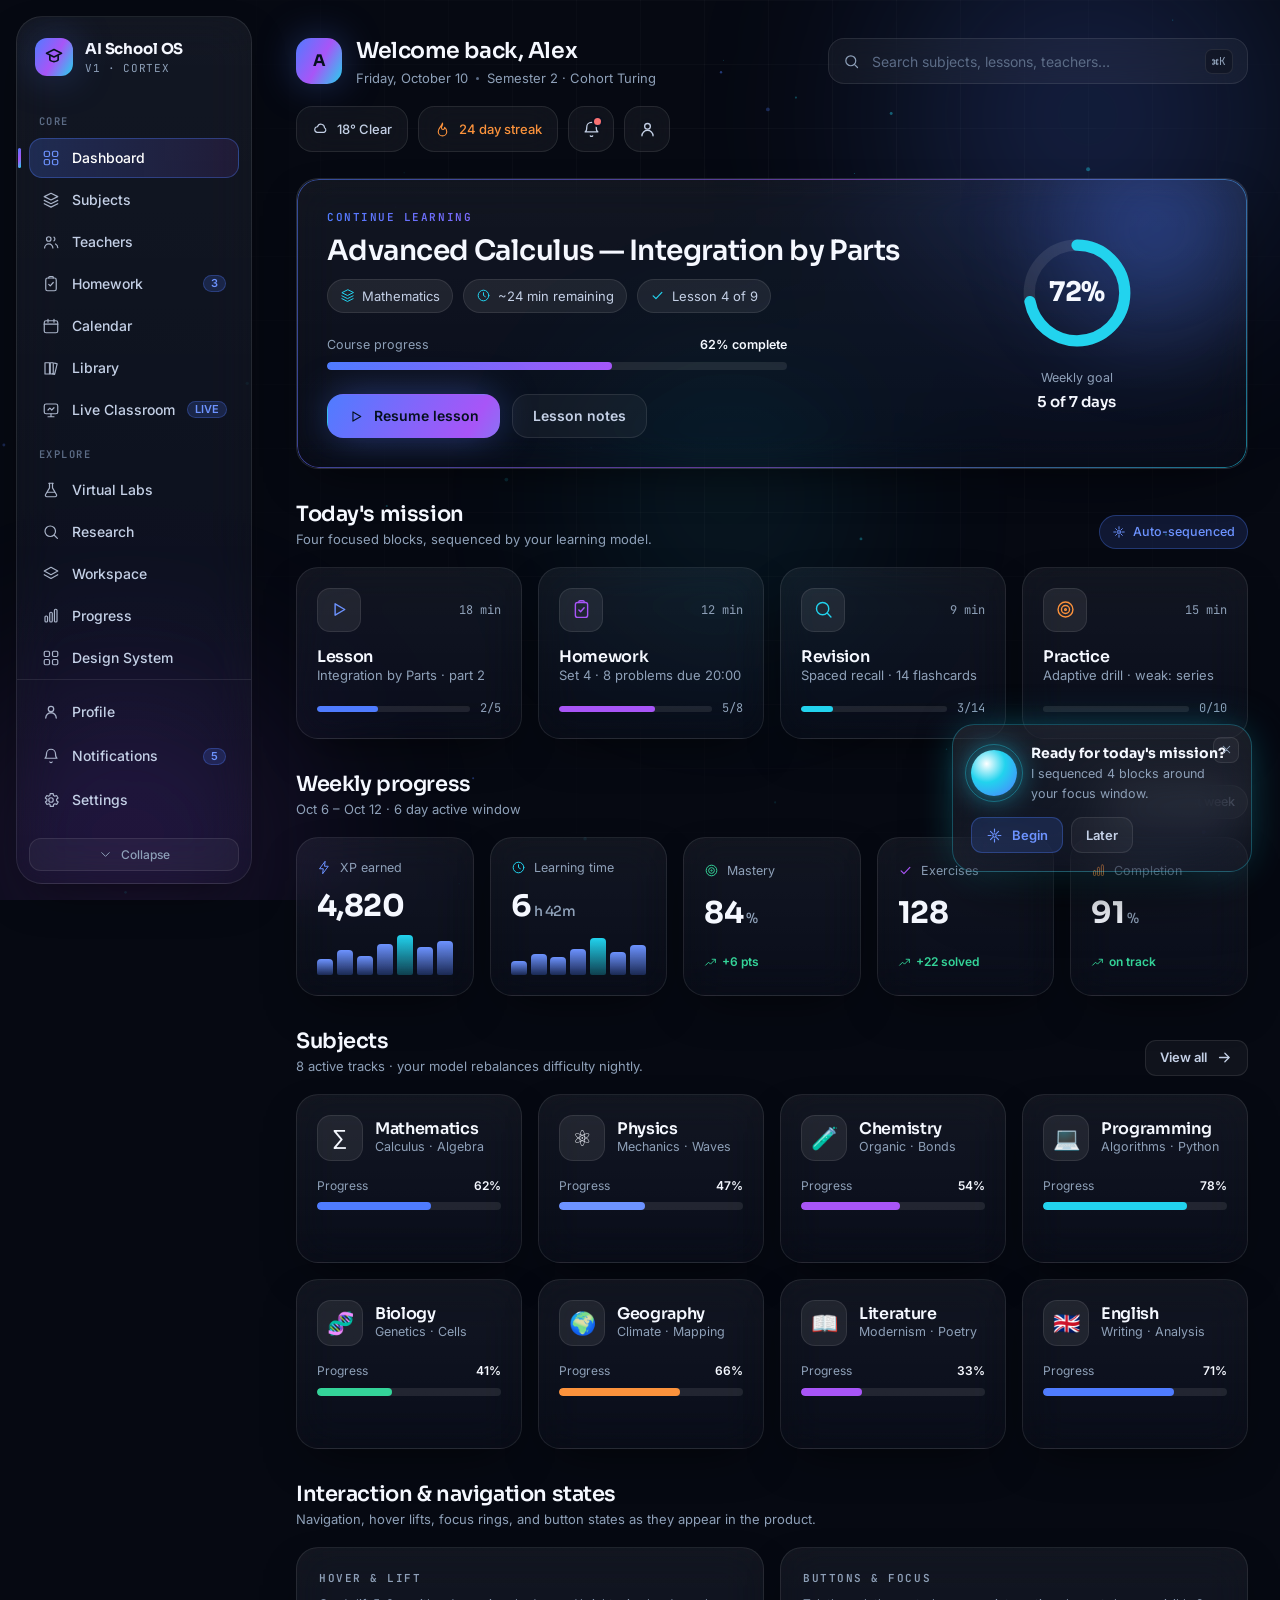
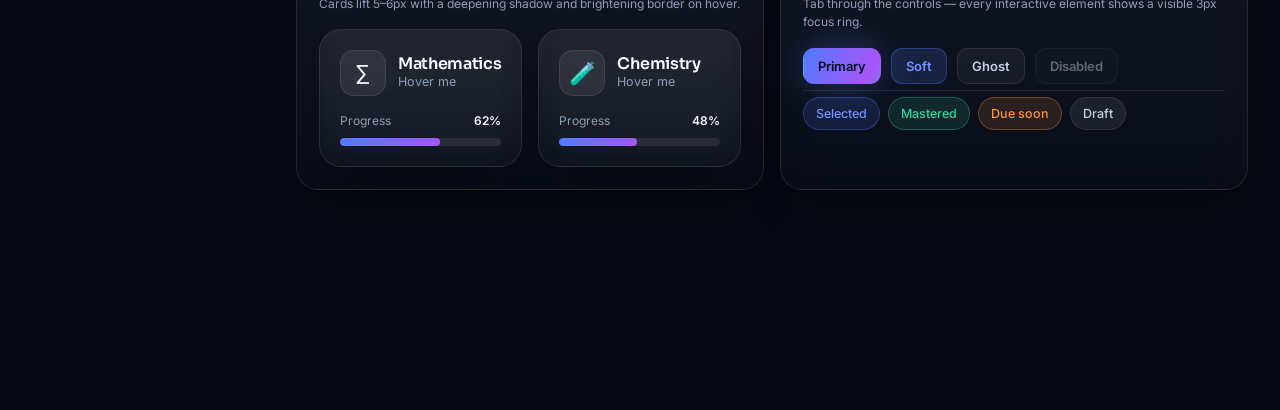
<file: .file-versions/0eb547304658805aad788d32/0002-ad8bb425-1e2f-4965-96b5-7e17aee12478.html>
<!doctype html>
<html lang="en">
<head>
<meta charset="utf-8" />
<meta name="viewport" content="width=device-width, initial-scale=1, viewport-fit=cover" />
<title>AI School OS</title>
<meta name="description" content="AI School OS — an AI-native educational operating system. First-impression dashboard concept." />
<link rel="preconnect" href="https://fonts.googleapis.com" />
<link rel="preconnect" href="https://fonts.gstatic.com" crossorigin />
<link href="https://fonts.googleapis.com/css2?family=Sora:wght@300;400;500;600;700;800&family=Inter:wght@400;500;600;700&family=JetBrains+Mono:wght@500;600&display=swap" rel="stylesheet" />
<style>
/* ============================================================
   OD-LAYOUT-PRIMITIVES v1 — structure only: display, flex/grid, overflow, wrapping, ratio.
   Put this @layer first; product CSS outside the layer always wins.
   ============================================================ */
@layer od-layout {
  :where(.od-stack,.od-row,.od-row-top,.od-cluster,.od-grid,.od-field,.od-stat,.od-cell,.od-tile) > :where(*) { min-width: 0; }

  .od-stack   { display: flex; flex-direction: column; gap: var(--od-gap, 8px); }
  .od-row     { display: flex; align-items: center; gap: var(--od-gap, 8px); }
  .od-row-top { display: flex; align-items: flex-start; gap: var(--od-gap, 8px); }
  .od-cluster { display: flex; flex-wrap: wrap; align-items: center; gap: var(--od-gap, 8px); }
  .od-fill    { flex: 1 1 0; min-width: 0; }
  .od-fixed   { flex: none; }
  .od-grid    { display: grid; gap: var(--od-gap, 12px); grid-template-columns: repeat(var(--od-cols, 3), minmax(0, 1fr)); }

  .od-stat, .od-field, .od-cell { display: grid; gap: var(--od-gap, 2px); }
  :where(.od-stat,.od-field,.od-cell) > :where(*) { display: block; }
  .od-tile { display: grid; grid-template-rows: auto 1fr; }
  :where(.od-tile) > :where(*) { display: block; }

  .od-media { display: block; width: 100%; height: auto; aspect-ratio: var(--od-ratio, auto); }
  .od-media-cover { object-fit: cover; }

  .od-truncate { display: block; max-width: 100%; overflow: hidden; white-space: nowrap; text-overflow: ellipsis; }
  .od-clamp-2, .od-clamp-3 { display: -webkit-box; -webkit-box-orient: vertical; overflow: hidden; overflow-wrap: anywhere; }
  .od-clamp-2 { -webkit-line-clamp: 2; }
  .od-clamp-3 { -webkit-line-clamp: 3; }
  .od-lines-2 { min-height: calc(2 * 1.4em); }
  .od-nowrap  { white-space: nowrap; }
  .od-keep    { word-break: keep-all; overflow-wrap: anywhere; }

  .od-screen { display: grid; grid-template-rows: auto minmax(0, 1fr) auto; height: 100%; }
  .od-scroll { overflow-y: auto; overscroll-behavior: contain; min-height: 0; }

  .od-rail { display: flex; gap: var(--od-gap, 8px); overflow-x: auto; scroll-snap-type: x proximity; scrollbar-width: none;
             padding-inline: var(--od-rail-pad, 16px); scroll-padding-inline: var(--od-rail-pad, 16px); }
  .od-rail::-webkit-scrollbar { display: none; }
  :where(.od-rail) > :where(*) { flex: none; scroll-snap-align: start; }
  :where(.od-rail) > :where(:last-child) { margin-inline-end: var(--od-rail-pad, 16px); }

  .od-spacer { flex: none; visibility: hidden; pointer-events: none; }
  .od-touch  { min-width: 44px; min-height: 44px; }
}
/* /OD-LAYOUT-PRIMITIVES v1 */

/* ============================================================
   AI School OS — design tokens
   ============================================================ */
:root {
  --bg: #060912;
  --bg-2: #0a1120;
  --bg-3: #0e1730;

  --glass: rgba(255,255,255,0.045);
  --glass-2: rgba(255,255,255,0.07);
  --glass-3: rgba(255,255,255,0.10);
  --border: rgba(255,255,255,0.09);
  --border-strong: rgba(255,255,255,0.16);

  --primary: #4F7CFF;
  --primary-soft: #6D93FF;
  --secondary: #A855F7;
  --accent: #22D3EE;
  --success: #34D399;
  --warning: #FB923C;
  --danger: #F87171;

  --text: #F5F8FF;
  --fg-2: #C4D0E6;
  --muted: #8EA0B8;
  --faint: #5C6C86;

  --font-display: "Sora", "Inter", system-ui, sans-serif;
  --font-body: "Inter", system-ui, -apple-system, "Segoe UI", sans-serif;
  --font-mono: "JetBrains Mono", ui-monospace, "SFMono-Regular", Menlo, monospace;

  --t-xs: 12px;
  --t-sm: 13px;
  --t-base: 15px;
  --t-md: 17px;
  --t-lg: 21px;
  --t-xl: 28px;
  --t-2xl: 38px;
  --t-3xl: 52px;

  --sp-1: 4px;  --sp-2: 8px;  --sp-3: 12px; --sp-4: 16px;
  --sp-5: 20px; --sp-6: 24px; --sp-8: 32px; --sp-12: 48px;

  --r-sm: 10px;
  --r-md: 16px;
  --r-lg: 22px;
  --r-xl: 26px;
  --r-pill: 9999px;

  --shadow-soft: 0 18px 48px -20px rgba(0,0,0,0.7);
  --shadow-lift: 0 30px 70px -28px rgba(0,0,0,0.85);
  --ring-focus: 0 0 0 3px rgba(79,124,255,0.42);
  --glow-primary: 0 0 40px -6px rgba(79,124,255,0.55);
  --glow-accent: 0 0 34px -6px rgba(34,211,238,0.5);

  --motion-fast: 140ms;
  --motion-base: 240ms;
  --motion-slow: 380ms;
  --ease: cubic-bezier(0.2, 0, 0, 1);

  --sidebar-w: 264px;
  --gutter: 32px;

  --grad-brand: linear-gradient(120deg, var(--primary) 0%, var(--secondary) 52%, var(--accent) 100%);
}

*, *::before, *::after { box-sizing: border-box; }
html { -webkit-text-size-adjust: 100%; }
body {
  margin: 0;
  min-height: 100vh;
  background: var(--bg);
  color: var(--text);
  font-family: var(--font-body);
  font-size: var(--t-base);
  line-height: 1.55;
  -webkit-font-smoothing: antialiased;
  text-rendering: optimizeLegibility;
  overflow-x: hidden;
}
h1, h2, h3, h4, p { margin: 0; }
h1, h2, h3, h4 { font-family: var(--font-display); line-height: 1.08; letter-spacing: -0.02em; font-weight: 600; }
button { font-family: inherit; }
a { color: inherit; }
img { max-width: 100%; }
:focus-visible { outline: none; box-shadow: var(--ring-focus); border-radius: 12px; }

/* ---------- atmosphere ---------- */
.atmos { position: fixed; inset: 0; z-index: 0; pointer-events: none; overflow: hidden; }
.atmos .blob { position: absolute; border-radius: 50%; filter: blur(90px); opacity: 0.5; }
.blob.b1 { width: 46vw; height: 46vw; top: -14vw; right: -8vw; background: radial-gradient(circle, rgba(79,124,255,0.55), transparent 68%); animation: drift1 26s ease-in-out infinite; }
.blob.b2 { width: 40vw; height: 40vw; bottom: -16vw; left: -10vw; background: radial-gradient(circle, rgba(168,85,247,0.42), transparent 68%); animation: drift2 32s ease-in-out infinite; }
.blob.b3 { width: 30vw; height: 30vw; top: 34%; left: 42%; background: radial-gradient(circle, rgba(34,211,238,0.28), transparent 70%); animation: drift1 38s ease-in-out infinite reverse; }
.atmos .grid-fade {
  position: absolute; inset: 0;
  background-image: linear-gradient(rgba(255,255,255,0.035) 1px, transparent 1px), linear-gradient(90deg, rgba(255,255,255,0.035) 1px, transparent 1px);
  background-size: 64px 64px;
  mask-image: radial-gradient(circle at 60% 30%, #000 0%, transparent 72%);
  -webkit-mask-image: radial-gradient(circle at 60% 30%, #000 0%, transparent 72%);
}
#particles { position: fixed; inset: 0; z-index: 0; pointer-events: none; }
@keyframes drift1 { 0%,100% { transform: translate3d(0,0,0) scale(1); } 50% { transform: translate3d(-3%, 4%, 0) scale(1.08); } }
@keyframes drift2 { 0%,100% { transform: translate3d(0,0,0) scale(1); } 50% { transform: translate3d(4%, -3%, 0) scale(1.1); } }

/* ---------- app shell ---------- */
.app { position: relative; z-index: 1; display: grid; grid-template-columns: var(--sidebar-w) minmax(0, 1fr); min-height: 100vh; }

.sidebar { position: sticky; top: 0; height: 100vh; padding: 16px 12px 16px 16px; display: flex; }
.side-card {
  flex: 1; display: flex; flex-direction: column;
  background: linear-gradient(180deg, rgba(255,255,255,0.06), rgba(255,255,255,0.022));
  border: 1px solid var(--border); border-radius: var(--r-xl);
  backdrop-filter: blur(22px) saturate(150%); -webkit-backdrop-filter: blur(22px) saturate(150%);
  box-shadow: var(--shadow-soft); overflow: hidden;
}
.brand { display: flex; align-items: center; gap: 12px; padding: 20px 18px 16px; }
.brand .mark {
  width: 38px; height: 38px; border-radius: 12px; flex: none; position: relative;
  background: var(--grad-brand); box-shadow: var(--glow-primary);
  display: grid; place-items: center; color: #06111f;
}
.brand .mark svg { width: 20px; height: 20px; }
.brand .id { min-width: 0; }
.brand .id b { display: block; font-family: var(--font-display); font-size: 15px; font-weight: 700; letter-spacing: -0.01em; }
.brand .id span { display: block; font-size: 11px; color: var(--muted); font-family: var(--font-mono); letter-spacing: 0.06em; text-transform: uppercase; }

.nav { flex: 1; overflow-y: auto; padding: 6px 12px 12px; }
.nav-label { font-size: 10.5px; letter-spacing: 0.14em; text-transform: uppercase; color: var(--faint); font-weight: 600; padding: 14px 10px 8px; font-family: var(--font-mono); }
.nav-item {
  display: flex; align-items: center; gap: 12px; width: 100%; text-align: left;
  padding: 10px 12px; margin-bottom: 2px; border: 1px solid transparent; border-radius: 13px;
  background: transparent; color: var(--fg-2); font: 500 14px/1 var(--font-body); cursor: pointer;
  transition: background var(--motion-fast) var(--ease), color var(--motion-fast) var(--ease), border-color var(--motion-fast) var(--ease), transform var(--motion-fast) var(--ease);
  position: relative;
}
.nav-item svg { width: 18px; height: 18px; flex: none; opacity: 0.85; }
.nav-item .txt { flex: 1; white-space: nowrap; }
.nav-item .badge { font-size: 11px; font-weight: 600; padding: 2px 7px; border-radius: 999px; background: rgba(79,124,255,0.18); color: var(--primary-soft); border: 1px solid rgba(79,124,255,0.3); }
.nav-item:hover { background: var(--glass-2); color: var(--text); }
.nav-item:active { transform: translateY(1px); }
.nav-item[aria-current="page"] {
  background: linear-gradient(90deg, rgba(79,124,255,0.22), rgba(168,85,247,0.10));
  border-color: rgba(79,124,255,0.35); color: #fff;
}
.nav-item[aria-current="page"] svg { opacity: 1; color: var(--primary-soft); }
.nav-item[aria-current="page"]::before {
  content: ""; position: absolute; left: -12px; top: 50%; transform: translateY(-50%);
  width: 3px; height: 20px; border-radius: 999px; background: var(--grad-brand); box-shadow: var(--glow-primary);
}
.nav-foot { border-top: 1px solid var(--border); padding: 12px; display: grid; gap: 2px; }
.collapse-btn {
  margin: 4px 12px 12px; display: flex; align-items: center; justify-content: center; gap: 8px;
  padding: 8px; border-radius: 12px; border: 1px solid var(--border); background: var(--glass); color: var(--muted);
  font: 500 12px var(--font-body); cursor: pointer; transition: all var(--motion-fast) var(--ease);
}
.collapse-btn:hover { color: var(--text); border-color: var(--border-strong); }
.collapse-btn svg { width: 15px; height: 15px; transition: transform var(--motion-base) var(--ease); }

/* ---------- main ---------- */
.main { min-width: 0; padding: 20px var(--gutter) 220px; }
.topbar {
  display: flex; align-items: center; gap: 18px; flex-wrap: wrap;
  padding: 14px 0 26px;
}
.topbar .lead { min-width: 0; flex: 1 1 320px; display: flex; align-items: center; gap: 14px; }
.menu-btn { display: none; }
.greet-avatar {
  width: 46px; height: 46px; border-radius: 15px; flex: none; display: grid; place-items: center;
  background: var(--grad-brand); color: #06111f; font-family: var(--font-display); font-weight: 700; font-size: 16px;
  box-shadow: var(--glow-primary);
}
.greet .hi { font-family: var(--font-display); font-size: 22px; font-weight: 600; letter-spacing: -0.02em; }
.greet .sub { color: var(--muted); font-size: 13px; display: flex; align-items: center; gap: 8px; flex-wrap: wrap; }
.greet .sub .dot { width: 3px; height: 3px; border-radius: 50%; background: var(--faint); }

.search {
  flex: 1 1 260px; max-width: 420px; display: flex; align-items: center; gap: 10px;
  padding: 0 14px; height: 46px; border-radius: var(--r-md);
  background: var(--glass); border: 1px solid var(--border);
  backdrop-filter: blur(16px); -webkit-backdrop-filter: blur(16px);
  transition: border-color var(--motion-fast) var(--ease), box-shadow var(--motion-fast) var(--ease), background var(--motion-fast) var(--ease);
}
.search:focus-within { border-color: rgba(79,124,255,0.55); box-shadow: 0 0 0 4px rgba(79,124,255,0.16); background: var(--glass-2); }
.search svg { width: 17px; height: 17px; color: var(--muted); flex: none; }
.search input { flex: 1; min-width: 0; border: 0; background: transparent; color: var(--text); font: 400 14px var(--font-body); outline: none; }
.search input::placeholder { color: var(--faint); }
.search .kbd { font-family: var(--font-mono); font-size: 11px; color: var(--muted); padding: 3px 6px; border: 1px solid var(--border); border-radius: 7px; background: rgba(0,0,0,0.25); flex: none; }

.top-actions { display: flex; align-items: center; gap: 10px; }
.pill {
  display: inline-flex; align-items: center; gap: 8px; height: 46px; padding: 0 15px;
  border-radius: var(--r-md); background: var(--glass); border: 1px solid var(--border);
  backdrop-filter: blur(16px); -webkit-backdrop-filter: blur(16px); color: var(--fg-2); font-size: 13px; font-weight: 500;
}
.pill svg { width: 17px; height: 17px; }
.pill.streak { color: var(--warning); }
.pill.streak svg { color: var(--warning); }
.ico-btn {
  width: 46px; height: 46px; border-radius: var(--r-md); border: 1px solid var(--border); background: var(--glass);
  color: var(--fg-2); display: grid; place-items: center; cursor: pointer; position: relative;
  backdrop-filter: blur(16px); -webkit-backdrop-filter: blur(16px);
  transition: all var(--motion-fast) var(--ease);
}
.ico-btn svg { width: 19px; height: 19px; }
.ico-btn:hover { color: var(--text); border-color: var(--border-strong); transform: translateY(-1px); }
.ico-btn .dot-badge { position: absolute; top: 11px; right: 12px; width: 7px; height: 7px; border-radius: 50%; background: var(--danger); box-shadow: 0 0 0 2px var(--bg-2); }

@media (max-width: 1180px) {
  .pill.weather, .pill.date { display: none; }
}

/* ---------- buttons ---------- */
.btn {
  display: inline-flex; align-items: center; justify-content: center; gap: 9px;
  min-height: 44px; padding: 0 20px; border-radius: var(--r-md); border: 1px solid transparent;
  font: 600 14px/1 var(--font-body); color: inherit; cursor: pointer; text-decoration: none; white-space: nowrap;
  transition: background var(--motion-fast) var(--ease), border-color var(--motion-fast) var(--ease), color var(--motion-fast) var(--ease), transform var(--motion-fast) var(--ease), box-shadow var(--motion-base) var(--ease);
}
.btn svg { width: 17px; height: 17px; }
.btn:active { transform: translateY(1px); }
.btn-primary { background: var(--grad-brand); color: #05101f; box-shadow: var(--glow-primary); background-size: 160% 160%; }
.btn-primary:hover { transform: translateY(-2px); box-shadow: 0 0 50px -4px rgba(79,124,255,0.7); }
.btn-ghost { background: var(--glass); border-color: var(--border); color: var(--fg-2); }
.btn-ghost:hover { color: var(--text); border-color: var(--border-strong); transform: translateY(-2px); }
.btn-soft { background: rgba(79,124,255,0.16); color: var(--primary-soft); border-color: rgba(79,124,255,0.32); }
.btn-soft:hover { background: rgba(79,124,255,0.24); transform: translateY(-2px); }
.btn-sm { min-height: 36px; padding: 0 14px; font-size: 13px; border-radius: 11px; }
.btn-block { width: 100%; }

/* ---------- cards / glass ---------- */
.card {
  position: relative; background: linear-gradient(180deg, rgba(255,255,255,0.055), rgba(255,255,255,0.02));
  border: 1px solid var(--border); border-radius: var(--r-lg);
  backdrop-filter: blur(20px) saturate(140%); -webkit-backdrop-filter: blur(20px) saturate(140%);
  box-shadow: var(--shadow-soft);
}
.card.pad { padding: 22px; }
.section { margin-top: 34px; }
.section-head { display: flex; align-items: flex-end; justify-content: space-between; gap: 16px; margin-bottom: 18px; flex-wrap: wrap; }
.section-head h2 { font-size: var(--t-lg); }
.section-head p { color: var(--muted); font-size: 13px; margin-top: 3px; }
.section-head .right { display: flex; align-items: center; gap: 10px; }
.eyebrow { font-family: var(--font-mono); font-size: 11px; letter-spacing: 0.14em; text-transform: uppercase; color: var(--muted); font-weight: 600; }
.eyebrow.grad { background: var(--grad-brand); -webkit-background-clip: text; background-clip: text; color: transparent; }

/* reveal */
.reveal { opacity: 0; animation: riseIn var(--motion-slow) var(--ease) both; animation-delay: calc(var(--i, 0) * 45ms); }
@keyframes riseIn { from { opacity: 0; transform: translateY(16px); } to { opacity: 1; transform: none; } }
.view { display: none; }
.view.active { display: block; }

/* ---------- hero ---------- */
.hero { position: relative; overflow: hidden; padding: 30px; display: grid; grid-template-columns: minmax(0,1.35fr) minmax(240px,0.65fr); gap: 28px; align-items: center; }
.hero::before {
  content: ""; position: absolute; inset: 0; border-radius: inherit; padding: 1px;
  background: var(--grad-brand);
  -webkit-mask: linear-gradient(#000 0 0) content-box, linear-gradient(#000 0 0);
  -webkit-mask-composite: xor; mask-composite: exclude;
  opacity: 0.55; pointer-events: none;
}
.hero::after {
  content: ""; position: absolute; width: 340px; height: 340px; right: -80px; top: -120px; border-radius: 50%;
  background: radial-gradient(circle, rgba(79,124,255,0.35), transparent 66%);
  filter: blur(30px); animation: breathe 6s ease-in-out infinite; pointer-events: none;
}
@keyframes breathe { 0%,100% { opacity: 0.7; transform: scale(1); } 50% { opacity: 1; transform: scale(1.08); } }
.hero .body { position: relative; z-index: 1; }
.hero h1 { font-size: var(--t-xl); margin-top: 10px; }
.hero .meta { display: flex; align-items: center; gap: 10px; flex-wrap: wrap; margin-top: 12px; color: var(--fg-2); font-size: 14px; }
.hero .meta .chip { display: inline-flex; align-items: center; gap: 7px; padding: 6px 12px; border-radius: 999px; background: var(--glass-2); border: 1px solid var(--border); font-size: 13px; }
.hero .meta .chip svg { width: 15px; height: 15px; color: var(--accent); }
.hero .progress-wrap { margin-top: 22px; max-width: 460px; }
.hero .progress-top { display: flex; justify-content: space-between; font-size: 12.5px; color: var(--muted); margin-bottom: 8px; }
.hero .progress-top b { color: var(--text); font-weight: 600; }
.hero .cta { margin-top: 24px; display: flex; gap: 12px; flex-wrap: wrap; }
.hero .ring-side { position: relative; z-index: 1; display: flex; flex-direction: column; align-items: center; gap: 16px; text-align: center; }
.hero .ring-side .cap { color: var(--muted); font-size: 12.5px; }

.bar { height: 8px; border-radius: 999px; background: rgba(255,255,255,0.09); overflow: hidden; }
.bar > i { display: block; height: 100%; width: 0; border-radius: inherit; background: var(--grad-brand); background-size: 200% 100%; transition: width 1.1s var(--ease); animation: shimmer 3.2s linear infinite; }
@keyframes shimmer { 0% { background-position: 0% 0; } 100% { background-position: 200% 0; } }

.ring-wrap { position: relative; width: 118px; height: 118px; }
.ring-wrap .ring-val { position: absolute; inset: 0; display: grid; place-items: center; }
.ring-wrap .ring-val b { font-family: var(--font-display); font-size: 27px; font-weight: 700; letter-spacing: -0.02em; }
.ring { width: 100%; height: 100%; transform: rotate(-90deg); }
.ring circle { fill: none; stroke-width: 4; }
.ring .track { stroke: rgba(255,255,255,0.09); }
.ring .fill { stroke: var(--c, var(--primary)); stroke-linecap: round; stroke-dasharray: 106.81; stroke-dashoffset: 106.81; transition: stroke-dashoffset 1.2s var(--ease); }

/* ---------- mission ---------- */
.mission-grid { display: grid; grid-template-columns: repeat(4, minmax(0,1fr)); gap: 16px; }
.mission { padding: 20px; display: grid; gap: 14px; transition: transform var(--motion-base) var(--ease), border-color var(--motion-base) var(--ease), box-shadow var(--motion-base) var(--ease); }
.mission:hover { transform: translateY(-5px); border-color: var(--border-strong); box-shadow: var(--shadow-lift); }
.mission .top { display: flex; align-items: center; justify-content: space-between; }
.mission .icon { width: 44px; height: 44px; border-radius: 13px; display: grid; place-items: center; background: var(--glass-2); border: 1px solid var(--border); }
.mission .icon svg { width: 21px; height: 21px; }
.mission h3 { font-size: 16px; margin-top: 2px; }
.mission .desc { color: var(--muted); font-size: 13px; }
.mission .foot { display: flex; align-items: center; justify-content: space-between; gap: 10px; }
.mini-bar { flex: 1; height: 6px; border-radius: 999px; background: rgba(255,255,255,0.09); overflow: hidden; }
.mini-bar > i { display: block; height: 100%; width: 0; border-radius: inherit; background: var(--c, var(--primary)); transition: width 1s var(--ease); }
.mission .stat-num { font-family: var(--font-mono); font-size: 12px; color: var(--muted); }
.tone-primary { color: var(--primary-soft); } .tone-secondary { color: var(--secondary); }
.tone-accent { color: var(--accent); } .tone-success { color: var(--success); }
.tone-warning { color: var(--warning); } .tone-danger { color: var(--danger); }

/* ---------- analytics ---------- */
.analytics-grid { display: grid; grid-template-columns: repeat(5, minmax(0,1fr)); gap: 16px; }
.metric { padding: 20px; display: grid; gap: 14px; transition: transform var(--motion-base) var(--ease), border-color var(--motion-base) var(--ease); }
.metric:hover { transform: translateY(-4px); border-color: var(--border-strong); }
.metric .label { display: flex; align-items: center; gap: 8px; color: var(--muted); font-size: 12.5px; }
.metric .label svg { width: 15px; height: 15px; }
.metric .big { font-family: var(--font-display); font-size: 30px; font-weight: 700; letter-spacing: -0.02em; line-height: 1; }
.metric .big small { font-size: 14px; color: var(--muted); font-weight: 500; margin-left: 3px; }
.metric .delta { display: inline-flex; align-items: center; gap: 5px; font-size: 12px; font-weight: 600; }
.metric .delta.up { color: var(--success); } .metric .delta.down { color: var(--danger); }
.metric .delta svg { width: 13px; height: 13px; }
.metric .chart { height: 40px; display: flex; align-items: flex-end; }
.mini-bars { display: flex; align-items: flex-end; gap: 4px; height: 100%; width: 100%; }
.mini-bars i { flex: 1; border-radius: 4px 4px 2px 2px; height: calc(var(--h) * 1%); background: linear-gradient(180deg, var(--primary-soft), rgba(79,124,255,0.25)); transform-origin: bottom; animation: grow .8s var(--ease) both; animation-delay: calc(var(--i,0) * 55ms + 200ms); }
.mini-bars i.hot { background: linear-gradient(180deg, var(--accent), rgba(34,211,238,0.25)); }
@keyframes grow { from { transform: scaleY(0.06); opacity: 0; } to { transform: scaleY(1); opacity: 1; } }

/* ---------- subjects ---------- */
.subject-grid { display: grid; grid-template-columns: repeat(4, minmax(0,1fr)); gap: 16px; }
.subject { padding: 20px; display: grid; gap: 16px; transition: transform var(--motion-base) var(--ease), border-color var(--motion-base) var(--ease), box-shadow var(--motion-base) var(--ease); }
.subject:hover { transform: translateY(-6px); border-color: var(--border-strong); box-shadow: var(--shadow-lift); }
.subject .head { display: flex; align-items: center; gap: 12px; }
.subject .emoji { width: 46px; height: 46px; border-radius: 14px; display: grid; place-items: center; font-size: 22px; background: var(--glass-2); border: 1px solid var(--border); flex: none; }
.subject h3 { font-size: 16px; }
.subject .subject-sub { color: var(--muted); font-size: 12.5px; }
.subject .pct { display: flex; justify-content: space-between; font-size: 12px; color: var(--muted); margin-bottom: 7px; }
.subject .pct b { color: var(--text); font-weight: 600; }
.subject .go { display: inline-flex; align-items: center; gap: 6px; font-size: 13px; font-weight: 600; color: var(--primary-soft); background: none; border: 0; padding: 0; cursor: pointer; opacity: 0; transform: translateX(-4px); transition: opacity var(--motion-base) var(--ease), transform var(--motion-base) var(--ease); }
.subject:hover .go, .subject:focus-within .go { opacity: 1; transform: none; }
.subject .go svg { width: 15px; height: 15px; }
@media (hover: none) { .subject .go { opacity: 1; transform: none; } }

/* ---------- companion ---------- */
.companion {
  position: fixed; right: 28px; bottom: 28px; z-index: 40; width: 300px;
  padding: 18px; border-radius: var(--r-lg);
  background: linear-gradient(180deg, rgba(255,255,255,0.09), rgba(255,255,255,0.03));
  border: 1px solid rgba(34,211,238,0.3);
  backdrop-filter: blur(24px) saturate(160%); -webkit-backdrop-filter: blur(24px) saturate(160%);
  box-shadow: var(--shadow-lift), 0 0 44px -12px rgba(34,211,238,0.5);
  animation: riseIn var(--motion-slow) var(--ease) 400ms both;
}
.companion .row { display: flex; align-items: center; gap: 14px; }
.orb { width: 46px; height: 46px; border-radius: 50%; flex: none; position: relative; background: radial-gradient(circle at 34% 30%, #fff, var(--accent) 42%, var(--primary) 100%); box-shadow: 0 0 28px rgba(34,211,238,0.7); animation: breathe 4.4s ease-in-out infinite; }
.orb::after { content: ""; position: absolute; inset: -6px; border-radius: 50%; border: 1px solid rgba(34,211,238,0.35); animation: ping 3s ease-out infinite; }
@keyframes ping { 0% { transform: scale(0.85); opacity: 0.9; } 100% { transform: scale(1.35); opacity: 0; } }
.companion .msg { min-width: 0; }
.companion .msg b { display: block; font-family: var(--font-display); font-size: 14px; }
.companion .msg span { display: block; color: var(--muted); font-size: 12.5px; }
.companion .actions { margin-top: 14px; display: flex; gap: 8px; }
.companion .close { position: absolute; top: 12px; right: 12px; width: 26px; height: 26px; border-radius: 8px; border: 1px solid var(--border); background: var(--glass); color: var(--muted); display: grid; place-items: center; cursor: pointer; }
.companion .close svg { width: 13px; height: 13px; }
.companion .close:hover { color: var(--text); }
.companion.hide { opacity: 0; transform: translateY(12px); pointer-events: none; transition: all var(--motion-base) var(--ease); }

/* ---------- design system view ---------- */
.ds-swatches { display: grid; grid-template-columns: repeat(auto-fill, minmax(140px,1fr)); gap: 12px; }
.swatch { border-radius: var(--r-md); border: 1px solid var(--border); overflow: hidden; background: var(--glass); }
.swatch .chipd { height: 62px; }
.swatch .meta { padding: 10px 12px; }
.swatch .meta b { display: block; font-size: 13px; }
.swatch .meta span { font-family: var(--font-mono); font-size: 11.5px; color: var(--muted); }
.type-row { display: flex; align-items: baseline; justify-content: space-between; gap: 18px; padding: 14px 0; border-bottom: 1px solid var(--border); }
.type-row .sample { font-family: var(--font-display); font-weight: 600; letter-spacing: -0.02em; }
.type-row .tag { font-family: var(--font-mono); font-size: 11.5px; color: var(--muted); flex: none; }
.ds-blocks { display: grid; grid-template-columns: repeat(auto-fit, minmax(280px,1fr)); gap: 16px; }
.stack-6 { display: grid; gap: 12px; }
.row-8 { display: flex; flex-wrap: wrap; gap: 10px; align-items: center; }
.ds-field { display: grid; gap: 7px; }
.ds-field label { font-size: 13px; font-weight: 600; color: var(--fg-2); }
.ds-input { height: 46px; padding: 0 14px; border-radius: var(--r-sm); background: rgba(0,0,0,0.28); border: 1px solid var(--border); color: var(--text); font: 400 14px var(--font-body); width: 100%; transition: border-color var(--motion-fast) var(--ease), box-shadow var(--motion-fast) var(--ease); }
.ds-input::placeholder { color: var(--faint); }
.ds-input:focus { outline: none; border-color: rgba(79,124,255,0.6); box-shadow: 0 0 0 4px rgba(79,124,255,0.16); }
.tag-row { display: flex; flex-wrap: wrap; gap: 8px; }
.tag { display: inline-flex; align-items: center; gap: 7px; padding: 6px 12px; border-radius: 999px; font-size: 12.5px; font-weight: 500; background: var(--glass-2); border: 1px solid var(--border); color: var(--fg-2); }
.tag.color { color: var(--primary-soft); border-color: rgba(79,124,255,0.32); background: rgba(79,124,255,0.14); }
.tag.ok { color: var(--success); border-color: rgba(52,211,153,0.32); background: rgba(52,211,153,0.12); }
.tag.warn { color: var(--warning); border-color: rgba(251,146,60,0.32); background: rgba(251,146,60,0.12); }
.hr { height: 1px; background: var(--border); margin: 6px 0; }
.state-demo { display: grid; gap: 10px; }
.hint { color: var(--muted); font-size: 12px; }

/* ---------- responsive ---------- */
@media (max-width: 1200px) {
  .mission-grid { grid-template-columns: repeat(2, minmax(0,1fr)); }
  .analytics-grid { grid-template-columns: repeat(3, minmax(0,1fr)); }
  .subject-grid { grid-template-columns: repeat(3, minmax(0,1fr)); }
}
@media (max-width: 1024px) {
  :root { --sidebar-w: 84px; --gutter: 24px; }
  .sidebar { padding: 14px 10px 14px 12px; }
  .brand { justify-content: center; padding: 18px 8px 14px; }
  .brand .id, .nav-label, .nav-item .txt, .collapse-btn .lbl { display: none; }
  .nav-item { justify-content: center; padding: 12px; }
  .nav-item .badge { display: none; }
  .nav-item[aria-current="page"]::before { left: -6px; }
  .collapse-btn svg { transform: rotate(180deg); }
  .hero { grid-template-columns: 1fr; }
  .hero .ring-side { flex-direction: row; justify-content: flex-start; text-align: left; gap: 22px; }
}
@media (max-width: 760px) {
  :root { --gutter: 18px; }
  .app { grid-template-columns: 1fr; }
  .sidebar { position: fixed; z-index: 60; width: 280px; padding: 14px; transform: translateX(-104%); transition: transform var(--motion-base) var(--ease); }
  .sidebar.open { transform: none; }
  .brand { justify-content: flex-start; padding: 18px 14px 14px; }
  .brand .id { display: block; }
  .nav-label { display: block; }
  .nav-item { justify-content: flex-start; padding: 11px 12px; }
  .nav-item .txt { display: block; }
  .nav-item .badge { display: inline-block; }
  .collapse-btn { display: none; }
  .menu-btn { display: grid; place-items: center; width: 44px; height: 44px; border-radius: 13px; border: 1px solid var(--border); background: var(--glass); color: var(--text); flex: none; }
  .menu-btn svg { width: 20px; height: 20px; }
  .topbar { padding-bottom: 20px; }
  .search { order: 3; flex-basis: 100%; max-width: none; }
  .top-actions .pill { display: none; }
  .mission-grid, .analytics-grid, .subject-grid { grid-template-columns: repeat(2, minmax(0,1fr)); }
  .hero { padding: 22px; }
  .main { padding-bottom: 150px; }
  .companion { right: 14px; left: 14px; bottom: 84px; width: auto; }
  .backdrop { position: fixed; inset: 0; z-index: 50; background: rgba(3,6,14,0.6); backdrop-filter: blur(3px); opacity: 0; pointer-events: none; transition: opacity var(--motion-base) var(--ease); }
  .backdrop.show { opacity: 1; pointer-events: auto; }
}
@media (min-width: 761px) { .backdrop { display: none; } }
@media (max-width: 520px) {
  .mission-grid, .analytics-grid, .subject-grid { grid-template-columns: 1fr; }
  .greet .hi { font-size: 19px; }
  .metric .big { font-size: 26px; }
}

/* mobile bottom nav */
.bottom-nav { display: none; }
@media (max-width: 760px) {
  .bottom-nav {
    display: flex; position: fixed; left: 12px; right: 12px; bottom: 12px; z-index: 55;
    padding: 8px; border-radius: 20px; gap: 4px;
    background: linear-gradient(180deg, rgba(255,255,255,0.09), rgba(255,255,255,0.03));
    border: 1px solid var(--border); backdrop-filter: blur(24px) saturate(160%); -webkit-backdrop-filter: blur(24px) saturate(160%);
    box-shadow: var(--shadow-lift);
  }
  .bottom-nav button { flex: 1; display: grid; gap: 4px; place-items: center; padding: 8px 4px; border: 0; background: transparent; color: var(--muted); border-radius: 13px; cursor: pointer; font-size: 10.5px; }
  .bottom-nav button svg { width: 20px; height: 20px; }
  .bottom-nav button[aria-current="page"] { color: var(--text); background: var(--glass-2); }
}

@media (prefers-reduced-motion: reduce) {
  *, *::before, *::after { animation-duration: 0.001ms !important; animation-iteration-count: 1 !important; transition-duration: 0.001ms !important; }
  .reveal { opacity: 1; }
  .blob, .orb, .orb::after, .hero::after, .bar > i { animation: none !important; }
  #particles { display: none; }
}

/* ============================================================
   Extension — Subject · Classroom Transition · Live Classroom · Workspace
   Continues the existing token + component language. Additive only.
   ============================================================ */

/* shared: teacher presence icon (circular glyph, never a face) */
.teacher-ico { width:28px; height:28px; border-radius:50%; flex:none; display:grid; place-items:center;
  background:linear-gradient(150deg, rgba(79,124,255,0.55), rgba(168,85,247,0.5)); border:1px solid var(--border-strong); color:#fff; }
.teacher-ico svg { width:16px; height:16px; }
.teacher-ico.sm { width:22px; height:22px; } .teacher-ico.sm svg { width:12px; height:12px; }
.chip.teacher-chip { display:inline-flex; align-items:center; gap:9px; padding:5px 13px 5px 6px; border-radius:999px; background:var(--glass-2); border:1px solid var(--border); font-size:13px; color:var(--fg-2); }

/* ---------- SUBJECT PAGE ---------- */
.sub-hero { position:relative; overflow:hidden; padding:26px 28px; display:grid; grid-template-columns:auto minmax(0,1fr) auto; gap:26px; align-items:center; }
.sub-hero::before { content:""; position:absolute; inset:0; border-radius:inherit; padding:1px; background:var(--grad-brand);
  -webkit-mask:linear-gradient(#000 0 0) content-box, linear-gradient(#000 0 0); -webkit-mask-composite:xor; mask-composite:exclude; opacity:0.5; pointer-events:none; }
.sub-hero .glow { position:absolute; width:320px; height:320px; right:-70px; top:-130px; border-radius:50%; background:radial-gradient(circle, rgba(168,85,247,0.34), transparent 66%); filter:blur(30px); pointer-events:none; }
.sub-emoji { width:92px; height:92px; border-radius:26px; display:grid; place-items:center; font-size:46px; background:var(--glass-2); border:1px solid var(--border); box-shadow:var(--shadow-soft); flex:none; position:relative; z-index:1; }
.sub-id { position:relative; z-index:1; min-width:0; }
.sub-id h1 { font-size:var(--t-2xl); margin-top:6px; }
.sub-id .meta { display:flex; gap:10px; flex-wrap:wrap; margin-top:14px; }
.sub-id .meta .chip { display:inline-flex; align-items:center; gap:8px; padding:6px 12px; border-radius:999px; background:var(--glass-2); border:1px solid var(--border); font-size:13px; color:var(--fg-2); }
.sub-id .meta .chip svg { width:15px; height:15px; color:var(--accent); }
.sub-id .cta { margin-top:20px; display:flex; gap:12px; flex-wrap:wrap; }
.sub-ringring { position:relative; z-index:1; display:flex; flex-direction:column; align-items:center; gap:10px; }
.sub-ringring .cap { color:var(--muted); font-size:12.5px; }
.sub-stats { display:grid; grid-template-columns:repeat(4,minmax(0,1fr)); gap:16px; margin-top:18px; }
.mini-stat { padding:18px; display:grid; gap:8px; }
.mini-stat .l { color:var(--muted); font-size:12.5px; display:flex; align-items:center; gap:8px; }
.mini-stat .l svg { width:15px; height:15px; }
.mini-stat .v { font-family:var(--font-display); font-size:26px; font-weight:700; letter-spacing:-0.02em; line-height:1; }
.mini-stat .v small { font-size:13px; color:var(--muted); font-weight:500; margin-left:3px; }

.two-col { display:grid; grid-template-columns:minmax(0,1.55fr) minmax(0,1fr); gap:18px; align-items:start; }
.roadmap { display:grid; gap:12px; }
.chapter { display:grid; grid-template-columns:auto minmax(0,1fr) auto; gap:16px; align-items:center; padding:16px 18px; border-radius:var(--r-md); border:1px solid var(--border); background:var(--glass); transition:border-color var(--motion-base) var(--ease), transform var(--motion-base) var(--ease), background var(--motion-base) var(--ease); }
.chapter:hover { border-color:var(--border-strong); transform:translateX(3px); background:var(--glass-2); }
.chapter .no { width:40px; height:40px; border-radius:12px; display:grid; place-items:center; font-family:var(--font-mono); font-weight:600; font-size:14px; background:var(--glass-2); border:1px solid var(--border); }
.chapter.done .no { background:rgba(52,211,153,0.16); color:var(--success); border-color:rgba(52,211,153,0.34); }
.chapter.active .no { background:rgba(79,124,255,0.2); color:var(--primary-soft); border-color:rgba(79,124,255,0.42); }
.chapter.locked { opacity:0.5; }
.chapter.locked:hover { transform:none; }
.chapter h4 { font-size:15px; }
.chapter .cs { color:var(--muted); font-size:12.5px; margin-top:2px; }
.chapter .cp { margin-top:10px; }
.chapter .right { display:flex; align-items:center; gap:10px; }
.chapter .no svg { width:16px; height:16px; }

.lesson-list { display:grid; gap:2px; }
.lesson-row { display:grid; grid-template-columns:minmax(0,1fr) auto auto auto; gap:14px; align-items:center; padding:13px 6px; border-bottom:1px solid var(--border); font-size:13.5px; }
.lesson-row:last-child { border-bottom:0; }
.lesson-row .ln { min-width:0; }
.lesson-row .ln b { font-weight:600; }
.lesson-row .ln span { display:block; color:var(--muted); font-size:12px; }
.lesson-row .score { font-family:var(--font-mono); font-size:12.5px; color:var(--fg-2); }
.lesson-row .dur { color:var(--muted); font-size:12.5px; }
.lesson-row .st { font-size:11.5px; padding:3px 9px; border-radius:999px; border:1px solid var(--border); color:var(--muted); }
.lesson-row .st.ok { color:var(--success); border-color:rgba(52,211,153,0.3); background:rgba(52,211,153,0.1); }

.ws-list { display:grid; gap:10px; }
.ws-item { display:flex; align-items:center; gap:12px; padding:13px 14px; border-radius:14px; border:1px solid var(--border); background:var(--glass); transition:border-color var(--motion-fast) var(--ease), background var(--motion-fast) var(--ease); }
.ws-item:hover { border-color:var(--border-strong); background:var(--glass-2); }
.ws-item .fi { width:38px; height:38px; border-radius:11px; display:grid; place-items:center; background:var(--glass-2); border:1px solid var(--border); flex:none; }
.ws-item .fi svg { width:18px; height:18px; }
.ws-item .fm { flex:1; min-width:0; }
.ws-item .fm b { display:block; font-size:13.5px; font-weight:600; }
.ws-item .fm span { color:var(--muted); font-size:12px; }
.ws-item .dl { width:34px; height:34px; border-radius:10px; border:1px solid var(--border); background:var(--glass); color:var(--muted); display:grid; place-items:center; cursor:pointer; flex:none; }
.ws-item .dl:hover { color:var(--text); border-color:var(--border-strong); }
.ws-item .dl svg { width:15px; height:15px; }
.insight { padding:20px; display:grid; gap:12px; border:1px solid rgba(34,211,238,0.3); }
.insight .top { display:flex; align-items:center; gap:10px; }
.insight .top .orb2 { width:32px; height:32px; border-radius:50%; background:radial-gradient(circle at 34% 30%, #fff, var(--accent) 45%, var(--primary) 100%); box-shadow:0 0 20px rgba(34,211,238,0.6); flex:none; }
.insight p { font-size:13.5px; color:var(--fg-2); }

@media (max-width:1024px) {
  .sub-hero { grid-template-columns:1fr; }
  .sub-hero .sub-ringring { flex-direction:row; justify-content:flex-start; text-align:left; gap:18px; }
  .sub-stats { grid-template-columns:repeat(2,minmax(0,1fr)); }
  .two-col { grid-template-columns:1fr; }
}
@media (max-width:520px) {
  .sub-stats { grid-template-columns:1fr; }
  .sub-emoji { width:70px; height:70px; font-size:34px; border-radius:20px; }
  .sub-hero { padding:20px; }
  .lesson-row { grid-template-columns:minmax(0,1fr) auto; }
  .lesson-row .dur, .lesson-row .st { display:none; }
}

/* ---------- CLASSROOM TRANSITION ---------- */
.tr-screen { min-height:68vh; display:flex; flex-direction:column; align-items:center; justify-content:center; text-align:center; gap:22px; padding:40px 20px; }
.tr-orb { width:120px; height:120px; border-radius:36px; display:grid; place-items:center; font-size:58px;
  background:var(--glass-2); border:1px solid var(--border-strong); box-shadow:var(--shadow-lift), 0 0 70px -10px rgba(79,124,255,0.6); position:relative;
  animation:trPop 0.9s var(--ease) both; }
.tr-orb::after { content:""; position:absolute; inset:-10px; border-radius:44px; border:1px solid rgba(34,211,238,0.4); animation:ping 2.6s ease-out infinite; }
@keyframes trPop { from { opacity:0; transform:scale(0.6); } to { opacity:1; transform:scale(1); } }
.tr-screen h1 { font-size:var(--t-2xl); }
.tr-screen .sub { color:var(--muted); font-size:14px; max-width:440px; }
.tr-steps { display:grid; gap:12px; width:min(440px,100%); margin-top:6px; text-align:left; }
.tr-step { display:flex; align-items:center; gap:12px; padding:12px 16px; border-radius:14px; border:1px solid var(--border); background:var(--glass); color:var(--muted); font-size:14px; opacity:0.45; transition:opacity var(--motion-base) var(--ease), border-color var(--motion-base) var(--ease), color var(--motion-base) var(--ease), background var(--motion-base) var(--ease); }
.tr-step .tick { width:24px; height:24px; border-radius:50%; border:1px solid var(--border-strong); display:grid; place-items:center; flex:none; }
.tr-step .tick svg { width:13px; height:13px; opacity:0; transition:opacity var(--motion-fast) var(--ease); }
.tr-step .spin { width:14px; height:14px; border-radius:50%; border:2px solid rgba(79,124,255,0.3); border-top-color:var(--primary); animation:trSpin 0.7s linear infinite; display:none; flex:none; }
@keyframes trSpin { to { transform:rotate(360deg); } }
.tr-step.on { opacity:1; border-color:rgba(79,124,255,0.4); color:var(--text); background:var(--glass-2); }
.tr-step.on .tick { background:rgba(79,124,255,0.2); border-color:rgba(79,124,255,0.5); }
.tr-step.on .tick svg { opacity:1; color:var(--primary-soft); }
.tr-step.loading .spin { display:block; }
.tr-step.loading .tick svg { opacity:0; }
.tr-progress { width:min(440px,100%); }
.tr-progress .bar > i { transition:width var(--motion-base) var(--ease); animation:none; }

/* ---------- LIVE CLASSROOM ---------- */
.cls-top { display:flex; align-items:center; gap:16px; flex-wrap:wrap; padding-bottom:18px; }
.cls-top .ttl { flex:1; min-width:0; }
.cls-top .ttl h2 { font-size:var(--t-lg); display:flex; align-items:center; gap:12px; flex-wrap:wrap; }
.cls-top .ttl p { color:var(--muted); font-size:13px; margin-top:4px; }
.live-chip { display:inline-flex; align-items:center; gap:7px; padding:4px 11px; border-radius:999px; font-size:12px; font-weight:600; color:var(--danger); background:rgba(248,113,113,0.14); border:1px solid rgba(248,113,113,0.34); font-family:var(--font-body); letter-spacing:0; }
.live-chip i { width:7px; height:7px; border-radius:50%; background:var(--danger); animation:pulseDot 1.6s ease-in-out infinite; }
@keyframes pulseDot { 0%,100%{ opacity:1; transform:scale(1);} 50%{ opacity:0.35; transform:scale(0.7);} }
.cls-clock { font-family:var(--font-mono); font-size:14px; color:var(--fg-2); display:inline-flex; align-items:center; gap:8px; padding:11px 15px; border-radius:13px; border:1px solid var(--border); background:var(--glass); }
.cls-clock svg { width:15px; height:15px; color:var(--muted); }

.cls-grid { display:grid; grid-template-columns:minmax(200px,0.82fr) minmax(0,2.3fr) minmax(250px,1fr); gap:16px; align-items:start; }
.cls-panel { padding:18px; }
.cls-panel h3 { font-size:14px; display:flex; align-items:center; gap:9px; margin-bottom:14px; }
.cls-panel h3 svg { width:16px; height:16px; color:var(--muted); }

.tl { display:grid; gap:2px; position:relative; }
.tl-item { display:grid; grid-template-columns:auto minmax(0,1fr); gap:13px; padding:9px 0; position:relative; }
.tl-item .dot { width:26px; height:26px; border-radius:50%; display:grid; place-items:center; border:1px solid var(--border-strong); background:var(--bg-2); flex:none; z-index:1; color:var(--muted); }
.tl-item .dot svg { width:13px; height:13px; }
.tl-item .body b { font-size:13.5px; font-weight:600; display:block; }
.tl-item .body span { color:var(--muted); font-size:12px; }
.tl-item:not(:last-child)::before { content:""; position:absolute; left:13px; top:30px; bottom:-4px; width:1px; background:var(--border); }
.tl-item.done .dot { background:rgba(52,211,153,0.16); border-color:rgba(52,211,153,0.34); color:var(--success); }
.tl-item.active .dot { background:rgba(79,124,255,0.2); border-color:rgba(79,124,255,0.5); color:var(--primary-soft); box-shadow:0 0 0 4px rgba(79,124,255,0.12); }
.tl-item.active .body b { color:var(--text); }

.cls-stage { display:grid; gap:16px; }
.cls-board { position:relative; overflow:hidden; border-radius:var(--r-lg); border:1px solid var(--border-strong); background:linear-gradient(180deg, rgba(10,17,32,0.9), rgba(6,9,18,0.95)); min-height:420px; padding:22px; box-shadow:var(--shadow-soft); }
.board-grid { position:absolute; inset:0; background-image:linear-gradient(rgba(255,255,255,0.04) 1px, transparent 1px), linear-gradient(90deg, rgba(255,255,255,0.04) 1px, transparent 1px); background-size:40px 40px; mask-image:radial-gradient(circle at 50% 40%, #000, transparent 92%); -webkit-mask-image:radial-gradient(circle at 50% 40%, #000, transparent 92%); pointer-events:none; }
.board-head { position:relative; display:flex; align-items:center; gap:12px; margin-bottom:20px; }
.board-head .bt { font-family:var(--font-display); font-weight:600; font-size:15px; }
.formula { position:relative; display:grid; gap:10px; max-width:600px; }
.f-row { display:grid; grid-template-columns:74px minmax(0,1fr); gap:14px; align-items:center; padding:13px 16px; border-radius:14px; border:1px solid var(--border); background:var(--glass); transition:border-color var(--motion-base) var(--ease), background var(--motion-base) var(--ease); }
.f-row .f-lab { font-family:var(--font-mono); font-size:11px; letter-spacing:0.08em; text-transform:uppercase; color:var(--muted); }
.f-row .f-eq { font-family:var(--font-mono); font-size:15px; color:var(--fg-2); overflow-wrap:anywhere; }
.f-row.active { border-color:rgba(79,124,255,0.5); background:rgba(79,124,255,0.1); }
.f-row.active .f-eq { color:#fff; }
.f-row.result { border-color:rgba(34,211,238,0.45); background:rgba(34,211,238,0.09); }
.f-row.result .f-eq { color:var(--accent); }
.teacher-presence { position:relative; margin-top:22px; display:inline-flex; align-items:center; gap:12px; padding:9px 16px 9px 9px; border-radius:999px; background:var(--glass-2); border:1px solid var(--border-strong); }
.teacher-presence .tp { min-width:0; }
.teacher-presence .tp b { display:block; font-size:13px; }
.teacher-presence .tp em { display:block; color:var(--muted); font-size:11.5px; font-style:normal; }

.cls-controls { display:flex; align-items:center; justify-content:space-between; gap:14px; flex-wrap:wrap; padding:14px 16px; }
.ctrl-group { display:flex; align-items:center; gap:8px; }
.ctrl { width:46px; height:46px; border-radius:14px; border:1px solid var(--border); background:var(--glass); color:var(--fg-2); display:grid; place-items:center; cursor:pointer; transition:all var(--motion-fast) var(--ease); }
.ctrl svg { width:19px; height:19px; }
.ctrl:hover { color:var(--text); border-color:var(--border-strong); transform:translateY(-2px); }
.ctrl.on { background:rgba(79,124,255,0.18); border-color:rgba(79,124,255,0.42); color:var(--primary-soft); }
.ctrl.danger { color:var(--danger); }
.ctrl.danger:hover { background:rgba(248,113,113,0.14); border-color:rgba(248,113,113,0.4); }
.wave { display:flex; align-items:center; gap:3px; height:46px; padding:0 14px; border-radius:14px; border:1px solid var(--border); background:var(--glass); }
.wave i { width:3px; border-radius:999px; background:var(--accent); animation:wl 1s ease-in-out infinite; }
.wave i:nth-child(1){ height:8px; animation-delay:0s;} .wave i:nth-child(2){height:16px;animation-delay:.1s;} .wave i:nth-child(3){height:24px;animation-delay:.2s;} .wave i:nth-child(4){height:14px;animation-delay:.3s;} .wave i:nth-child(5){height:22px;animation-delay:.4s;} .wave i:nth-child(6){height:10px;animation-delay:.5s;} .wave i:nth-child(7){height:18px;animation-delay:.6s;}
@keyframes wl { 0%,100%{ transform:scaleY(0.5); opacity:0.6;} 50%{ transform:scaleY(1); opacity:1;} }
.wave.off i { animation:none; opacity:0.25; transform:scaleY(0.4); }

.agent-list { display:grid; gap:2px; }
.agent-item { display:grid; grid-template-columns:auto minmax(0,1fr); gap:12px; padding:10px 0; }
.agent-item .ad { width:24px; height:24px; border-radius:50%; display:grid; place-items:center; flex:none; border:1px solid var(--border); background:var(--glass-2); color:var(--muted); }
.agent-item .ad svg { width:12px; height:12px; }
.agent-item .ab b { font-size:13px; font-weight:500; display:block; line-height:1.35; }
.agent-item .ab span { color:var(--faint); font-size:11.5px; font-family:var(--font-mono); }
.agent-item.done .ad { color:var(--success); border-color:rgba(52,211,153,0.34); background:rgba(52,211,153,0.12); }
.agent-item.run .ad { color:var(--primary-soft); border-color:rgba(79,124,255,0.45); background:rgba(79,124,255,0.15); }
.agent-item.run .ad svg { animation:trSpin 1.1s linear infinite; }

.notes-toggle { width:100%; display:flex; align-items:center; justify-content:space-between; gap:10px; padding:12px 14px; margin-top:14px; border-radius:14px; border:1px solid var(--border); background:var(--glass); color:var(--fg-2); cursor:pointer; font:600 13px var(--font-body); }
.notes-toggle svg { width:15px; height:15px; transition:transform var(--motion-base) var(--ease); }
.notes-toggle[aria-expanded="false"] svg { transform:rotate(-90deg); }
.notes-body { overflow:hidden; max-height:340px; transition:max-height var(--motion-base) var(--ease), opacity var(--motion-base) var(--ease); }
.notes-body.collapsed { max-height:0; opacity:0; }
.notes-body textarea { width:100%; min-height:130px; margin-top:12px; resize:vertical; border-radius:14px; border:1px solid var(--border); background:rgba(0,0,0,0.28); color:var(--text); font:400 13px/1.6 var(--font-body); padding:12px; outline:none; }
.notes-body textarea:focus { border-color:rgba(79,124,255,0.6); box-shadow:0 0 0 4px rgba(79,124,255,0.16); }

.cls-dock { position:sticky; bottom:14px; z-index:30; margin-top:18px; display:flex; align-items:center; justify-content:center; gap:10px; flex-wrap:wrap; padding:10px 14px; border-radius:20px; border:1px solid var(--border-strong); background:linear-gradient(180deg, rgba(255,255,255,0.09), rgba(255,255,255,0.03)); backdrop-filter:blur(24px) saturate(160%); -webkit-backdrop-filter:blur(24px) saturate(160%); box-shadow:var(--shadow-lift); width:max-content; max-width:100%; margin-left:auto; margin-right:auto; }
.dock-tool { width:42px; height:42px; border-radius:12px; border:1px solid transparent; background:transparent; color:var(--fg-2); display:grid; place-items:center; cursor:pointer; transition:all var(--motion-fast) var(--ease); }
.dock-tool svg { width:18px; height:18px; }
.dock-tool:hover { background:var(--glass-2); color:var(--text); }
.dock-tool.on { background:rgba(79,124,255,0.2); border-color:rgba(79,124,255,0.45); color:var(--primary-soft); }
.dock-sep { width:1px; height:26px; background:var(--border); }

@media (max-width:1200px) { .cls-grid { grid-template-columns:minmax(0,2fr) minmax(250px,1fr); } .cls-grid .cls-timeline { grid-column:1 / -1; } }
@media (max-width:1024px) { .cls-grid { grid-template-columns:1fr; } .cls-board { min-height:340px; } }
@media (max-width:760px) { .cls-dock { position:static; width:100%; } .cls-controls { justify-content:center; } }

/* ---------- LEARNING WORKSPACE ---------- */
.ws-top { display:flex; align-items:center; gap:14px; flex-wrap:wrap; padding-bottom:18px; }
.ws-top .ttl { flex:1; min-width:0; }
.ws-top .ttl h2 { font-size:var(--t-lg); }
.ws-top .ttl p { color:var(--muted); font-size:13px; margin-top:3px; }
.ws-dock { display:flex; align-items:center; gap:8px; flex-wrap:wrap; }
.ws-dock .addbtn { display:inline-flex; align-items:center; gap:8px; height:40px; padding:0 14px; border-radius:12px; border:1px solid var(--border); background:var(--glass); color:var(--fg-2); font:600 12.5px var(--font-body); cursor:pointer; transition:all var(--motion-fast) var(--ease); }
.ws-dock .addbtn svg { width:15px; height:15px; }
.ws-dock .addbtn:hover { color:var(--text); border-color:var(--border-strong); transform:translateY(-1px); }

.ws-canvas { position:relative; height:min(72vh, 760px); min-height:520px; border-radius:var(--r-lg); border:1px solid var(--border); overflow:hidden;
  background:linear-gradient(180deg, rgba(10,17,32,0.5), rgba(6,9,18,0.6)), repeating-linear-gradient(0deg, rgba(255,255,255,0.025) 0 1px, transparent 1px 28px), repeating-linear-gradient(90deg, rgba(255,255,255,0.025) 0 1px, transparent 1px 28px); }
.ws-panel { position:absolute; left:0; top:0; display:flex; flex-direction:column; border-radius:var(--r-md); border:1px solid var(--border-strong); background:linear-gradient(180deg, rgba(14,20,36,0.94), rgba(10,17,32,0.96)); backdrop-filter:blur(18px) saturate(150%); -webkit-backdrop-filter:blur(18px) saturate(150%); box-shadow:var(--shadow-lift); overflow:hidden; transition:box-shadow var(--motion-fast) var(--ease); }
.ws-panel.dragging { box-shadow:0 40px 90px -30px rgba(0,0,0,0.95); }
.ws-panel.max { inset:12px !important; left:12px !important; top:12px !important; width:auto !important; height:auto !important; }
.ws-panel.collapsed { height:auto !important; }
.ws-panel.collapsed .ws-body { display:none; }
.ws-panel.hidden { display:none; }
.ws-head { display:flex; align-items:center; gap:10px; padding:11px 12px; border-bottom:1px solid var(--border); cursor:grab; user-select:none; background:var(--glass); flex:none; }
.ws-head:active { cursor:grabbing; }
.ws-grip { color:var(--faint); display:grid; place-items:center; }
.ws-grip svg { width:15px; height:15px; }
.ws-ico { width:26px; height:26px; border-radius:8px; display:grid; place-items:center; background:var(--glass-2); border:1px solid var(--border); flex:none; }
.ws-ico svg { width:14px; height:14px; }
.ws-title { flex:1; min-width:0; font-size:13px; font-weight:600; white-space:nowrap; overflow:hidden; text-overflow:ellipsis; }
.ws-tools { display:flex; gap:4px; flex:none; }
.ws-tools button { width:28px; height:28px; border-radius:8px; border:1px solid transparent; background:transparent; color:var(--muted); display:grid; place-items:center; cursor:pointer; transition:all var(--motion-fast) var(--ease); }
.ws-tools button svg { width:14px; height:14px; }
.ws-tools button:hover { color:var(--text); background:var(--glass-2); }
.ws-tools button.close:hover { color:var(--danger); background:rgba(248,113,113,0.14); }
.ws-body { flex:1; min-height:0; overflow:auto; padding:16px; }
.ws-body::-webkit-scrollbar { width:9px; height:9px; }
.ws-body::-webkit-scrollbar-thumb { background:rgba(255,255,255,0.12); border-radius:9px; }
.ws-resize { position:absolute; right:0; bottom:0; width:22px; height:22px; cursor:nwse-resize; z-index:2; }
.ws-resize::after { content:""; position:absolute; right:3px; bottom:3px; width:9px; height:9px; border-right:2px solid var(--faint); border-bottom:2px solid var(--faint); border-radius:0 0 3px 0; }

.ws-line { height:9px; border-radius:999px; background:rgba(255,255,255,0.09); margin-bottom:11px; }
.ws-line.s { width:62%; } .ws-line.m { width:82%; }
.ws-code { font-family:var(--font-mono); font-size:12px; line-height:1.7; color:var(--fg-2); background:rgba(0,0,0,0.32); border:1px solid var(--border); border-radius:12px; padding:12px; white-space:pre-wrap; }
.ws-code b { color:var(--accent); }
.ws-board-mini { border-radius:12px; border:1px solid var(--border); background:linear-gradient(180deg, rgba(10,17,32,0.7), rgba(6,9,18,0.8)); padding:16px; font-family:var(--font-mono); font-size:13px; color:var(--fg-2); display:grid; gap:10px; }
.ws-pdf-page { border-radius:12px; border:1px solid var(--border); background:rgba(255,255,255,0.96); padding:22px; box-shadow:var(--shadow-soft); }
.ws-pdf-page .pl { height:8px; border-radius:999px; background:rgba(38,48,66,0.16); margin-bottom:10px; }
.ws-pdf-page .pl.h { height:14px; width:58%; background:rgba(38,48,66,0.34); margin-bottom:16px; }
.ws-pdf-bar { display:flex; align-items:center; justify-content:space-between; gap:10px; margin-top:12px; color:var(--muted); font-size:12px; }
.ws-video { position:relative; border-radius:12px; overflow:hidden; border:1px solid var(--border); aspect-ratio:16/9; background:linear-gradient(135deg, rgba(79,124,255,0.28), rgba(168,85,247,0.24), rgba(6,9,18,0.9)); display:grid; place-items:center; }
.ws-video .pbtn { width:60px; height:60px; border-radius:50%; border:0; background:rgba(255,255,255,0.16); color:#fff; display:grid; place-items:center; cursor:pointer; backdrop-filter:blur(6px); }
.ws-video .pbtn svg { width:24px; height:24px; margin-left:3px; }
.ws-video .pbar { position:absolute; left:12px; right:12px; bottom:12px; height:5px; border-radius:999px; background:rgba(255,255,255,0.22); }
.ws-video .pbar > i { display:block; height:100%; width:42%; border-radius:999px; background:var(--grad-brand); }
.ws-sim { display:grid; gap:14px; }
.ws-sim .sim-stage { border-radius:12px; border:1px solid var(--border); background:radial-gradient(circle at 50% 120%, rgba(79,124,255,0.3), rgba(6,9,18,0.9)); height:150px; display:grid; place-items:center; position:relative; overflow:hidden; }
.ws-sim .ball { width:34px; height:34px; border-radius:50%; background:radial-gradient(circle at 34% 30%, #fff, var(--primary) 60%, var(--secondary)); box-shadow:0 0 26px rgba(79,124,255,0.7); animation:simBob 2.6s ease-in-out infinite; }
@keyframes simBob { 0%,100%{ transform:translateY(-26px);} 50%{ transform:translateY(26px);} }
.ws-sim .sim-read { display:flex; justify-content:space-between; font-family:var(--font-mono); font-size:12px; color:var(--muted); }
.ws-sim input[type="range"] { width:100%; accent-color:var(--primary); }

@media (max-width:900px) {
  .ws-canvas { height:auto; min-height:0; display:grid; gap:14px; padding:14px; overflow:visible; }
  .ws-panel { position:static !important; width:auto !important; height:auto !important; left:auto !important; top:auto !important; }
  .ws-resize { display:none; }
  .ws-head { cursor:default; }
}

@media (prefers-reduced-motion: reduce) {
  .tr-orb, .tr-orb::after, .live-chip i, .wave i, .agent-item.run .ad svg, .ws-sim .ball { animation:none !important; }
  .notes-body, .ws-panel, .tr-step { transition:none !important; }
}
</style>
</head>
<body>

<div class="atmos" aria-hidden="true">
  <span class="blob b1"></span>
  <span class="blob b2"></span>
  <span class="blob b3"></span>
  <span class="grid-fade"></span>
</div>
<canvas id="particles" aria-hidden="true"></canvas>

<svg width="0" height="0" style="position:absolute" aria-hidden="true" focusable="false">
  <symbol id="i-dashboard" viewBox="0 0 24 24" fill="none" stroke="currentColor" stroke-width="1.6" stroke-linecap="round" stroke-linejoin="round"><rect x="3" y="3" width="7" height="7" rx="2"/><rect x="14" y="3" width="7" height="7" rx="2"/><rect x="14" y="14" width="7" height="7" rx="2"/><rect x="3" y="14" width="7" height="7" rx="2"/></symbol>
  <symbol id="i-subjects" viewBox="0 0 24 24" fill="none" stroke="currentColor" stroke-width="1.6" stroke-linecap="round" stroke-linejoin="round"><path d="M12 3 3 7.5 12 12l9-4.5z"/><path d="M3 12.5 12 17l9-4.5"/><path d="M3 17 12 21.5 21 17"/></symbol>
  <symbol id="i-teachers" viewBox="0 0 24 24" fill="none" stroke="currentColor" stroke-width="1.6" stroke-linecap="round" stroke-linejoin="round"><circle cx="9" cy="8" r="3"/><path d="M3.5 20a5.5 5.5 0 0 1 11 0"/><path d="M16 5.6a3 3 0 0 1 0 4.8"/><path d="M18 14.6a5.5 5.5 0 0 1 3 4.9"/></symbol>
  <symbol id="i-homework" viewBox="0 0 24 24" fill="none" stroke="currentColor" stroke-width="1.6" stroke-linecap="round" stroke-linejoin="round"><rect x="5" y="4" width="14" height="17" rx="2.5"/><path d="M9 4V3.2A1.2 1.2 0 0 1 10.2 2h3.6A1.2 1.2 0 0 1 15 3.2V4"/><path d="M9 12.5l2 2 4-4.5"/></symbol>
  <symbol id="i-calendar" viewBox="0 0 24 24" fill="none" stroke="currentColor" stroke-width="1.6" stroke-linecap="round" stroke-linejoin="round"><rect x="3" y="5" width="18" height="16" rx="2.5"/><path d="M3 9.5h18"/><path d="M8 3v4M16 3v4"/></symbol>
  <symbol id="i-library" viewBox="0 0 24 24" fill="none" stroke="currentColor" stroke-width="1.6" stroke-linecap="round" stroke-linejoin="round"><path d="M4 5h6v15H4z"/><path d="M11 5h4v15h-4z"/><path d="m16.8 5.6 3.4 1-3.4 13.9-3.2-.9"/></symbol>
  <symbol id="i-labs" viewBox="0 0 24 24" fill="none" stroke="currentColor" stroke-width="1.6" stroke-linecap="round" stroke-linejoin="round"><path d="M9 3h6"/><path d="M10 3v6.2L4.8 18a2 2 0 0 0 1.7 3h11a2 2 0 0 0 1.7-3L14 9.2V3"/><path d="M7.2 15h9.6"/></symbol>
  <symbol id="i-research" viewBox="0 0 24 24" fill="none" stroke="currentColor" stroke-width="1.6" stroke-linecap="round" stroke-linejoin="round"><circle cx="11" cy="11" r="7"/><path d="m20.5 20.5-3.8-3.8"/></symbol>
  <symbol id="i-progress" viewBox="0 0 24 24" fill="none" stroke="currentColor" stroke-width="1.6" stroke-linecap="round" stroke-linejoin="round"><rect x="4" y="12" width="3.4" height="8" rx="1.4"/><rect x="10.3" y="7" width="3.4" height="13" rx="1.4"/><rect x="16.6" y="3" width="3.4" height="17" rx="1.4"/></symbol>
  <symbol id="i-settings" viewBox="0 0 24 24" fill="none" stroke="currentColor" stroke-width="1.6" stroke-linecap="round" stroke-linejoin="round"><circle cx="12" cy="12" r="3"/><path d="M19.4 13a7.6 7.6 0 0 0 0-2l2-1.6-2-3.4-2.4 1a7.6 7.6 0 0 0-1.7-1l-.4-2.6h-4l-.4 2.6a7.6 7.6 0 0 0-1.7 1l-2.4-1-2 3.4L6.6 11a7.6 7.6 0 0 0 0 2l-2 1.6 2 3.4 2.4-1a7.6 7.6 0 0 0 1.7 1l.4 2.6h4l.4-2.6a7.6 7.6 0 0 0 1.7-1l2.4 1 2-3.4z"/></symbol>
  <symbol id="i-profile" viewBox="0 0 24 24" fill="none" stroke="currentColor" stroke-width="1.7" stroke-linecap="round" stroke-linejoin="round"><circle cx="12" cy="8" r="3.6"/><path d="M5 20a7 7 0 0 1 14 0"/></symbol>
  <symbol id="i-bell" viewBox="0 0 24 24" fill="none" stroke="currentColor" stroke-width="1.6" stroke-linecap="round" stroke-linejoin="round"><path d="M6 9a6 6 0 0 1 12 0c0 5 2 6 2 6H4s2-1 2-6Z"/><path d="M10.5 20a1.8 1.8 0 0 0 3 0"/></symbol>
  <symbol id="i-search" viewBox="0 0 24 24" fill="none" stroke="currentColor" stroke-width="1.7" stroke-linecap="round" stroke-linejoin="round"><circle cx="11" cy="11" r="7"/><path d="m20.5 20.5-3.8-3.8"/></symbol>
  <symbol id="i-menu" viewBox="0 0 24 24" fill="none" stroke="currentColor" stroke-width="1.8" stroke-linecap="round"><path d="M4 7h16M4 12h16M4 17h16"/></symbol>
  <symbol id="i-arrow" viewBox="0 0 24 24" fill="none" stroke="currentColor" stroke-width="1.8" stroke-linecap="round" stroke-linejoin="round"><path d="M5 12h13"/><path d="m12.5 6 6 6-6 6"/></symbol>
  <symbol id="i-play" viewBox="0 0 24 24" fill="none" stroke="currentColor" stroke-width="1.6" stroke-linejoin="round"><path d="M7 5.5 18 12 7 18.5z"/></symbol>
  <symbol id="i-flame" viewBox="0 0 24 24" fill="none" stroke="currentColor" stroke-width="1.6" stroke-linecap="round" stroke-linejoin="round"><path d="M12 3c1 3-1.5 4.2-1.5 6.5A2.5 2.5 0 0 0 13 12c1.6-.4 2-2 2-3 1.6 1.2 3 3.4 3 6a6 6 0 0 1-12 0c0-3 2-5.4 3-6.8.8-1.1 2-2.7 3-5.2Z"/></symbol>
  <symbol id="i-clock" viewBox="0 0 24 24" fill="none" stroke="currentColor" stroke-width="1.6" stroke-linecap="round" stroke-linejoin="round"><circle cx="12" cy="12" r="8.5"/><path d="M12 7.5V12l3 2"/></symbol>
  <symbol id="i-check" viewBox="0 0 24 24" fill="none" stroke="currentColor" stroke-width="1.9" stroke-linecap="round" stroke-linejoin="round"><path d="m5 12.5 4.5 4.5L19 7"/></symbol>
  <symbol id="i-spark" viewBox="0 0 24 24" fill="none" stroke="currentColor" stroke-width="1.6" stroke-linecap="round" stroke-linejoin="round"><path d="M12 3v4M12 17v4M3 12h4M17 12h4M6.3 6.3l2.8 2.8M14.9 14.9l2.8 2.8M17.7 6.3l-2.8 2.8M9.1 14.9l-2.8 2.8"/><circle cx="12" cy="12" r="2.4"/></symbol>
  <symbol id="i-bolt" viewBox="0 0 24 24" fill="none" stroke="currentColor" stroke-width="1.6" stroke-linejoin="round"><path d="M13 2 4 14h6l-1 8 9-12h-6z"/></symbol>
  <symbol id="i-target" viewBox="0 0 24 24" fill="none" stroke="currentColor" stroke-width="1.6"><circle cx="12" cy="12" r="8.5"/><circle cx="12" cy="12" r="4.6"/><circle cx="12" cy="12" r="1"/></symbol>
  <symbol id="i-trend" viewBox="0 0 24 24" fill="none" stroke="currentColor" stroke-width="1.7" stroke-linecap="round" stroke-linejoin="round"><path d="M3 17l5.5-5.5 3.5 3.5L21 6"/><path d="M15 6h6v6"/></symbol>
  <symbol id="i-weather" viewBox="0 0 24 24" fill="none" stroke="currentColor" stroke-width="1.6" stroke-linecap="round" stroke-linejoin="round"><path d="M7 16a4 4 0 0 1 .8-7.9 5 5 0 0 1 9.8 1.4A3.5 3.5 0 0 1 17 16Z"/></symbol>
  <symbol id="i-close" viewBox="0 0 24 24" fill="none" stroke="currentColor" stroke-width="1.9" stroke-linecap="round"><path d="M6 6l12 12M18 6 6 18"/></symbol>
  <symbol id="i-chevron" viewBox="0 0 24 24" fill="none" stroke="currentColor" stroke-width="1.6" stroke-linecap="round" stroke-linejoin="round"><path d="m6 9 6 6 6-6"/></symbol>
  <symbol id="i-grid" viewBox="0 0 24 24" fill="none" stroke="currentColor" stroke-width="1.6" stroke-linecap="round" stroke-linejoin="round"><rect x="3" y="3" width="7" height="7" rx="1.6"/><rect x="14" y="3" width="7" height="7" rx="1.6"/><rect x="3" y="14" width="7" height="7" rx="1.6"/><rect x="14" y="14" width="7" height="7" rx="1.6"/></symbol>
  <symbol id="i-brain" viewBox="0 0 24 24" fill="none" stroke="currentColor" stroke-width="1.6" stroke-linecap="round" stroke-linejoin="round"><path d="M9.5 3.5A2.5 2.5 0 0 0 7 6v12a2.5 2.5 0 0 0 2.5 2.5"/><path d="M14.5 3.5A2.5 2.5 0 0 1 17 6v12a2.5 2.5 0 0 1-2.5 2.5"/><path d="M9.5 3.5h5M9.5 20.5h5"/><circle cx="12" cy="12" r="2.2"/></symbol>
  <symbol id="i-book" viewBox="0 0 24 24" fill="none" stroke="currentColor" stroke-width="1.6" stroke-linecap="round" stroke-linejoin="round"><path d="M4 5.5A2.5 2.5 0 0 1 6.5 3H20v15H6.5A2.5 2.5 0 0 0 4 20.5z"/><path d="M4 20.5A2.5 2.5 0 0 1 6.5 18H20"/></symbol>
  <symbol id="i-notebook" viewBox="0 0 24 24" fill="none" stroke="currentColor" stroke-width="1.6" stroke-linecap="round" stroke-linejoin="round"><rect x="5" y="3" width="14" height="18" rx="2.5"/><path d="M9 3v18"/><path d="M12 8h4M12 12h4"/></symbol>
  <symbol id="i-file" viewBox="0 0 24 24" fill="none" stroke="currentColor" stroke-width="1.6" stroke-linecap="round" stroke-linejoin="round"><path d="M6 3h7l5 5v13a1 1 0 0 1-1 1H6a1 1 0 0 1-1-1V4a1 1 0 0 1 1-1z"/><path d="M13 3v5h5"/></symbol>
  <symbol id="i-video" viewBox="0 0 24 24" fill="none" stroke="currentColor" stroke-width="1.6" stroke-linecap="round" stroke-linejoin="round"><rect x="3" y="6" width="13" height="12" rx="2.5"/><path d="m16 10 5-3v10l-5-3z"/></symbol>
  <symbol id="i-cam" viewBox="0 0 24 24" fill="none" stroke="currentColor" stroke-width="1.6" stroke-linecap="round" stroke-linejoin="round"><rect x="3" y="6" width="13" height="12" rx="2.5"/><path d="m16 10 5-3v10l-5-3z"/></symbol>
  <symbol id="i-atom" viewBox="0 0 24 24" fill="none" stroke="currentColor" stroke-width="1.6" stroke-linecap="round" stroke-linejoin="round"><circle cx="12" cy="12" r="2"/><ellipse cx="12" cy="12" rx="9" ry="4"/><ellipse cx="12" cy="12" rx="9" ry="4" transform="rotate(60 12 12)"/><ellipse cx="12" cy="12" rx="9" ry="4" transform="rotate(120 12 12)"/></symbol>
  <symbol id="i-pen" viewBox="0 0 24 24" fill="none" stroke="currentColor" stroke-width="1.6" stroke-linecap="round" stroke-linejoin="round"><path d="M16.5 3.5a2.1 2.1 0 0 1 3 3L7 19l-4 1 1-4z"/><path d="M14.5 5.5l3 3"/></symbol>
  <symbol id="i-eraser" viewBox="0 0 24 24" fill="none" stroke="currentColor" stroke-width="1.6" stroke-linecap="round" stroke-linejoin="round"><path d="M8 20h11"/><path d="M4.6 15.4 12 8l4.6 4.6-5.8 5.8a1.9 1.9 0 0 1-2.7 0l-3.5-3.5a1.9 1.9 0 0 1 0-2.7z"/></symbol>
  <symbol id="i-mic" viewBox="0 0 24 24" fill="none" stroke="currentColor" stroke-width="1.6" stroke-linecap="round" stroke-linejoin="round"><rect x="9" y="3" width="6" height="11" rx="3"/><path d="M6 11a6 6 0 0 0 12 0"/><path d="M12 17v4M9 21h6"/></symbol>
  <symbol id="i-hand" viewBox="0 0 24 24" fill="none" stroke="currentColor" stroke-width="1.6" stroke-linecap="round" stroke-linejoin="round"><path d="M8 12V5.5a1.5 1.5 0 0 1 3 0V11"/><path d="M11 11V4.5a1.5 1.5 0 0 1 3 0V11"/><path d="M14 11V6a1.5 1.5 0 0 1 3 0v7"/><path d="M17 13v3a5 5 0 0 1-5 5h-1a5 5 0 0 1-5-5v-3.5a1.5 1.5 0 0 1 3 0"/></symbol>
  <symbol id="i-share" viewBox="0 0 24 24" fill="none" stroke="currentColor" stroke-width="1.6" stroke-linecap="round" stroke-linejoin="round"><circle cx="18" cy="5" r="2.5"/><circle cx="6" cy="12" r="2.5"/><circle cx="18" cy="19" r="2.5"/><path d="m8.2 10.8 7.6-4.3M8.2 13.2l7.6 4.3"/></symbol>
  <symbol id="i-captions" viewBox="0 0 24 24" fill="none" stroke="currentColor" stroke-width="1.6" stroke-linecap="round" stroke-linejoin="round"><rect x="3" y="5" width="18" height="14" rx="2.5"/><path d="M7 13.5h4M13 13.5h4M7 10.5h3M12 10.5h5"/></symbol>
  <symbol id="i-expand" viewBox="0 0 24 24" fill="none" stroke="currentColor" stroke-width="1.6" stroke-linecap="round" stroke-linejoin="round"><path d="M4 9V4h5"/><path d="M20 15v5h-5"/><path d="M15 4h5v5"/><path d="M9 20H4v-5"/></symbol>
  <symbol id="i-minimize" viewBox="0 0 24 24" fill="none" stroke="currentColor" stroke-width="1.6" stroke-linecap="round" stroke-linejoin="round"><path d="M9 4v5H4"/><path d="M15 20v-5h5"/><path d="M20 9h-5V4"/><path d="M4 15h5v5"/></symbol>
  <symbol id="i-download" viewBox="0 0 24 24" fill="none" stroke="currentColor" stroke-width="1.6" stroke-linecap="round" stroke-linejoin="round"><path d="M12 3v12"/><path d="m7 10 5 5 5-5"/><path d="M5 21h14"/></symbol>
  <symbol id="i-plus" viewBox="0 0 24 24" fill="none" stroke="currentColor" stroke-width="1.8" stroke-linecap="round"><path d="M12 5v14M5 12h14"/></symbol>
  <symbol id="i-drag" viewBox="0 0 24 24" fill="currentColor" stroke="none"><circle cx="9" cy="6" r="1.5"/><circle cx="15" cy="6" r="1.5"/><circle cx="9" cy="12" r="1.5"/><circle cx="15" cy="12" r="1.5"/><circle cx="9" cy="18" r="1.5"/><circle cx="15" cy="18" r="1.5"/></symbol>
  <symbol id="i-star" viewBox="0 0 24 24" fill="none" stroke="currentColor" stroke-width="1.6" stroke-linecap="round" stroke-linejoin="round"><path d="m12 3 2.7 5.6 6.1.9-4.4 4.3 1 6.1-5.4-2.9-5.4 2.9 1-6.1L3.2 9.5l6.1-.9z"/></symbol>
  <symbol id="i-lock" viewBox="0 0 24 24" fill="none" stroke="currentColor" stroke-width="1.6" stroke-linecap="round" stroke-linejoin="round"><rect x="5" y="10" width="14" height="10" rx="2.5"/><path d="M8 10V7.5a4 4 0 0 1 8 0V10"/></symbol>
  <symbol id="i-timer" viewBox="0 0 24 24" fill="none" stroke="currentColor" stroke-width="1.6" stroke-linecap="round" stroke-linejoin="round"><path d="M9 2h6"/><circle cx="12" cy="13" r="8"/><path d="M12 9v4l2.5 2"/></symbol>
  <symbol id="i-wand" viewBox="0 0 24 24" fill="none" stroke="currentColor" stroke-width="1.6" stroke-linecap="round" stroke-linejoin="round"><path d="m4 20 11-11"/><path d="m14 4 1 2 2 1-2 1-1 2-1-2-2-1 2-1z"/><path d="M18 14l.7 1.4 1.4.7-1.4.7-.7 1.4-.7-1.4-1.4-.7 1.4-.7z"/></symbol>
  <symbol id="i-board" viewBox="0 0 24 24" fill="none" stroke="currentColor" stroke-width="1.6" stroke-linecap="round" stroke-linejoin="round"><rect x="3" y="4" width="18" height="13" rx="2.5"/><path d="M8 12l2.5-2.5L13 12l3-3"/><path d="M12 17v4M8 21h8"/></symbol>
  <symbol id="i-pause" viewBox="0 0 24 24" fill="none" stroke="currentColor" stroke-width="1.6" stroke-linejoin="round"><rect x="7" y="5" width="3.5" height="14" rx="1.2"/><rect x="13.5" y="5" width="3.5" height="14" rx="1.2"/></symbol>
  <symbol id="i-layers" viewBox="0 0 24 24" fill="none" stroke="currentColor" stroke-width="1.6" stroke-linecap="round" stroke-linejoin="round"><path d="m12 3 9 5-9 5-9-5z"/><path d="m3 13 9 5 9-5"/></symbol>
  <symbol id="i-users" viewBox="0 0 24 24" fill="none" stroke="currentColor" stroke-width="1.6" stroke-linecap="round" stroke-linejoin="round"><circle cx="9" cy="8" r="3.2"/><path d="M3.5 20a5.5 5.5 0 0 1 11 0"/><path d="M15.5 5.8a3 3 0 0 1 0 4.4"/><path d="M16.5 14.4a5 5 0 0 1 4 4.8"/></symbol>
  <symbol id="i-panel" viewBox="0 0 24 24" fill="none" stroke="currentColor" stroke-width="1.6" stroke-linecap="round" stroke-linejoin="round"><rect x="3" y="4" width="18" height="16" rx="2.5"/><path d="M9 4v16"/></symbol>
</svg>

<div class="backdrop" id="backdrop" hidden></div>

<div class="app">
  <!-- ==================== SIDEBAR ==================== -->
  <aside class="sidebar" id="sidebar">
    <div class="side-card">
      <div class="brand">
        <span class="mark"><svg viewBox="0 0 24 24" fill="none" stroke="currentColor" stroke-width="2" stroke-linecap="round" stroke-linejoin="round"><path d="M12 3 3 7.5 12 12l9-4.5z"/><path d="M7 10.5V15c0 1.1 2.2 2.5 5 2.5s5-1.4 5-2.5v-4.5"/></svg></span>
        <span class="id"><b>AI School OS</b><span>v1 · cortex</span></span>
      </div>

      <nav class="nav" aria-label="Primary">
        <p class="nav-label">Core</p>
        <button class="nav-item" data-view="dashboard" aria-current="page"><svg><use href="#i-dashboard"/></svg><span class="txt">Dashboard</span></button>
        <button class="nav-item" data-view="subjects"><svg><use href="#i-subjects"/></svg><span class="txt">Subjects</span></button>
        <button class="nav-item" data-view="teachers"><svg><use href="#i-teachers"/></svg><span class="txt">Teachers</span></button>
        <button class="nav-item" data-view="homework"><svg><use href="#i-homework"/></svg><span class="txt">Homework</span><span class="badge">3</span></button>
        <button class="nav-item" data-view="calendar"><svg><use href="#i-calendar"/></svg><span class="txt">Calendar</span></button>
        <button class="nav-item" data-view="library"><svg><use href="#i-library"/></svg><span class="txt">Library</span></button>
        <button class="nav-item" data-view="classroom"><svg><use href="#i-board"/></svg><span class="txt">Live Classroom</span><span class="badge">LIVE</span></button>
        <p class="nav-label">Explore</p>
        <button class="nav-item" data-view="labs"><svg><use href="#i-labs"/></svg><span class="txt">Virtual Labs</span></button>
        <button class="nav-item" data-view="research"><svg><use href="#i-research"/></svg><span class="txt">Research</span></button>
        <button class="nav-item" data-view="workspace"><svg><use href="#i-layers"/></svg><span class="txt">Workspace</span></button>
        <button class="nav-item" data-view="progress"><svg><use href="#i-progress"/></svg><span class="txt">Progress</span></button>
        <button class="nav-item" data-view="system"><svg><use href="#i-grid"/></svg><span class="txt">Design System</span></button>
      </nav>

      <div class="nav-foot">
        <button class="nav-item" data-view="profile"><svg><use href="#i-profile"/></svg><span class="txt">Profile</span></button>
        <button class="nav-item" data-view="notifications"><svg><use href="#i-bell"/></svg><span class="txt">Notifications</span><span class="badge">5</span></button>
        <button class="nav-item" data-view="settings"><svg><use href="#i-settings"/></svg><span class="txt">Settings</span></button>
      </div>
      <button class="collapse-btn" id="collapseBtn" aria-label="Collapse sidebar"><svg><use href="#i-chevron"/></svg><span class="lbl">Collapse</span></button>
    </div>
  </aside>

  <!-- ==================== MAIN ==================== -->
  <main class="main">
    <header class="topbar">
      <button class="menu-btn" id="menuBtn" aria-label="Open navigation" aria-expanded="false"><svg><use href="#i-menu"/></svg></button>
      <div class="lead">
        <span class="greet-avatar" aria-hidden="true">A</span>
        <div class="greet">
          <div class="hi">Welcome back, Alex</div>
          <div class="sub"><span>Friday, October 10</span><span class="dot"></span><span>Semester 2 · Cohort Turing</span></div>
        </div>
      </div>

      <label class="search" for="globalSearch">
        <svg><use href="#i-search"/></svg>
        <input id="globalSearch" type="search" placeholder="Search subjects, lessons, teachers…" autocomplete="off" />
        <span class="kbd">⌘K</span>
      </label>

      <div class="top-actions">
        <span class="pill weather" title="Local weather"><svg><use href="#i-weather"/></svg>18° Clear</span>
        <span class="pill streak" title="Current streak"><svg><use href="#i-flame"/></svg>24 day streak</span>
        <button class="ico-btn" id="bellBtn" aria-label="Notifications"><svg><use href="#i-bell"/></svg><span class="dot-badge"></span></button>
        <button class="ico-btn" aria-label="Profile"><svg><use href="#i-profile"/></svg></button>
      </div>
    </header>

    <!-- ==================== DASHBOARD VIEW ==================== -->
    <section class="view active" id="view-dashboard" data-title="Dashboard">

      <!-- HERO -->
      <article class="card hero reveal" style="--i:0">
        <div class="body">
          <p class="eyebrow grad">Continue learning</p>
          <h1>Advanced Calculus — Integration by Parts</h1>
          <div class="meta">
            <span class="chip"><svg><use href="#i-subjects"/></svg>Mathematics</span>
            <span class="chip"><svg><use href="#i-clock"/></svg>~24 min remaining</span>
            <span class="chip"><svg><use href="#i-check"/></svg>Lesson 4 of 9</span>
          </div>
          <div class="progress-wrap">
            <div class="progress-top"><span>Course progress</span><b><span data-count="62">0</span>% complete</b></div>
            <div class="bar"><i data-w="62"></i></div>
          </div>
          <div class="cta">
            <button class="btn btn-primary" data-goview="subject"><svg><use href="#i-play"/></svg>Resume lesson</button>
            <button class="btn btn-ghost" data-goview="classroom">Lesson notes</button>
          </div>
        </div>
        <div class="ring-side">
          <div class="ring-wrap" role="img" aria-label="Weekly goal 72 percent">
            <svg class="ring" viewBox="0 0 42 42"><circle class="track" cx="21" cy="21" r="17"/><circle class="fill" cx="21" cy="21" r="17" data-p="72" style="--c:var(--accent)"/></svg>
            <span class="ring-val"><b><span data-count="72">0</span>%</b></span>
          </div>
          <div>
            <div class="cap">Weekly goal</div>
            <div style="font-family:var(--font-display);font-weight:600;margin-top:2px">5 of 7 days</div>
          </div>
        </div>
      </article>

      <!-- TODAY'S MISSION -->
      <section class="section">
        <div class="section-head reveal" style="--i:1">
          <div>
            <h2>Today's mission</h2>
            <p>Four focused blocks, sequenced by your learning model.</p>
          </div>
          <div class="right"><span class="tag color"><svg style="width:14px;height:14px"><use href="#i-spark"/></svg>Auto-sequenced</span></div>
        </div>
        <div class="mission-grid">
          <article class="card mission reveal" style="--i:2">
            <div class="top"><span class="icon tone-primary"><svg><use href="#i-play"/></svg></span><span class="stat-num">18 min</span></div>
            <div><h3>Lesson</h3><p class="desc">Integration by Parts · part 2</p></div>
            <div class="foot"><div class="mini-bar" style="--c:var(--primary)"><i data-w="40"></i></div><span class="stat-num">2/5</span></div>
          </article>
          <article class="card mission reveal" style="--i:3">
            <div class="top"><span class="icon tone-secondary"><svg><use href="#i-homework"/></svg></span><span class="stat-num">12 min</span></div>
            <div><h3>Homework</h3><p class="desc">Set 4 · 8 problems due 20:00</p></div>
            <div class="foot"><div class="mini-bar" style="--c:var(--secondary)"><i data-w="63"></i></div><span class="stat-num">5/8</span></div>
          </article>
          <article class="card mission reveal" style="--i:4">
            <div class="top"><span class="icon tone-accent"><svg><use href="#i-research"/></svg></span><span class="stat-num">9 min</span></div>
            <div><h3>Revision</h3><p class="desc">Spaced recall · 14 flashcards</p></div>
            <div class="foot"><div class="mini-bar" style="--c:var(--accent)"><i data-w="22"></i></div><span class="stat-num">3/14</span></div>
          </article>
          <article class="card mission reveal" style="--i:5">
            <div class="top"><span class="icon tone-warning"><svg><use href="#i-target"/></svg></span><span class="stat-num">15 min</span></div>
            <div><h3>Practice</h3><p class="desc">Adaptive drill · weak: series</p></div>
            <div class="foot"><div class="mini-bar" style="--c:var(--warning)"><i data-w="0"></i></div><span class="stat-num">0/10</span></div>
          </article>
        </div>
      </section>

      <!-- WEEKLY PROGRESS -->
      <section class="section">
        <div class="section-head reveal" style="--i:6">
          <div>
            <h2>Weekly progress</h2>
            <p>Oct 6 – Oct 12 · 6 day active window</p>
          </div>
          <div class="right"><span class="tag"><svg style="width:14px;height:14px"><use href="#i-trend"/></svg>+18% vs last week</span></div>
        </div>
        <div class="analytics-grid">
          <article class="card metric reveal" style="--i:7">
            <div class="label"><svg class="tone-primary"><use href="#i-bolt"/></svg>XP earned</div>
            <div class="big"><span data-count="4820">0</span></div>
            <div class="chart"><div class="mini-bars"><i style="--h:40;--i:0"></i><i style="--h:62;--i:1"></i><i style="--h:48;--i:2"></i><i style="--h:78;--i:3"></i><i class="hot" style="--h:100;--i:4"></i><i style="--h:70;--i:5"></i><i style="--h:86;--i:6"></i></div></div>
          </article>
          <article class="card metric reveal" style="--i:8">
            <div class="label"><svg class="tone-accent"><use href="#i-clock"/></svg>Learning time</div>
            <div class="big"><span data-count="6">0</span><small>h 42m</small></div>
            <div class="chart"><div class="mini-bars"><i style="--h:34;--i:0"></i><i style="--h:52;--i:1"></i><i style="--h:44;--i:2"></i><i style="--h:66;--i:3"></i><i class="hot" style="--h:92;--i:4"></i><i style="--h:58;--i:5"></i><i style="--h:74;--i:6"></i></div></div>
          </article>
          <article class="card metric reveal" style="--i:9">
            <div class="label"><svg class="tone-success"><use href="#i-target"/></svg>Mastery</div>
            <div class="big"><span data-count="84">0</span><small>%</small></div>
            <div class="delta up"><svg><use href="#i-trend"/></svg>+6 pts</div>
          </article>
          <article class="card metric reveal" style="--i:10">
            <div class="label"><svg class="tone-secondary"><use href="#i-check"/></svg>Exercises</div>
            <div class="big"><span data-count="128">0</span></div>
            <div class="delta up"><svg><use href="#i-trend"/></svg>+22 solved</div>
          </article>
          <article class="card metric reveal" style="--i:11">
            <div class="label"><svg class="tone-warning"><use href="#i-progress"/></svg>Completion</div>
            <div class="big"><span data-count="91">0</span><small>%</small></div>
            <div class="delta up"><svg><use href="#i-trend"/></svg>on track</div>
          </article>
        </div>
      </section>

      <!-- SUBJECT GRID -->
      <section class="section">
        <div class="section-head reveal" style="--i:12">
          <div>
            <h2>Subjects</h2>
            <p>8 active tracks · your model rebalances difficulty nightly.</p>
          </div>
          <div class="right"><button class="btn btn-ghost btn-sm" data-goview="subjects">View all<svg><use href="#i-arrow"/></svg></button></div>
        </div>
        <div class="subject-grid" id="subjectGrid"></div>
      </section>

      <!-- NAVIGATION / STATES SHOWCASE -->
      <section class="section">
        <div class="section-head reveal" style="--i:18">
          <div>
            <h2>Interaction &amp; navigation states</h2>
            <p>Navigation, hover lifts, focus rings, and button states as they appear in the product.</p>
          </div>
        </div>
        <div class="ds-blocks">
          <article class="card pad reveal" style="--i:19">
            <p class="eyebrow">Hover &amp; lift</p>
            <p class="hint" style="margin:8px 0 16px">Cards lift 5–6px with a deepening shadow and brightening border on hover.</p>
            <div class="subject-grid" style="grid-template-columns:1fr 1fr">
              <article class="card subject" style="transition:transform var(--motion-base) var(--ease)">
                <div class="head"><span class="emoji">∑</span><div><h3>Mathematics</h3><p class="subject-sub">Hover me</p></div></div>
                <div><div class="pct"><span>Progress</span><b>62%</b></div><div class="bar"><i style="width:62%"></i></div></div>
              </article>
              <article class="card subject">
                <div class="head"><span class="emoji">🧪</span><div><h3>Chemistry</h3><p class="subject-sub">Hover me</p></div></div>
                <div><div class="pct"><span>Progress</span><b>48%</b></div><div class="bar"><i style="width:48%"></i></div></div>
              </article>
            </div>
          </article>
          <article class="card pad reveal" style="--i:20">
            <p class="eyebrow">Buttons &amp; focus</p>
            <p class="hint" style="margin:8px 0 16px">Tab through the controls — every interactive element shows a visible 3px focus ring.</p>
            <div class="row-8">
              <button class="btn btn-primary btn-sm">Primary</button>
              <button class="btn btn-soft btn-sm">Soft</button>
              <button class="btn btn-ghost btn-sm">Ghost</button>
              <button class="btn btn-ghost btn-sm" disabled style="opacity:.45;cursor:not-allowed">Disabled</button>
            </div>
            <div class="hr"></div>
            <div class="tag-row">
              <span class="tag color">Selected</span>
              <span class="tag ok">Mastered</span>
              <span class="tag warn">Due soon</span>
              <span class="tag">Draft</span>
            </div>
          </article>
        </div>
      </section>
    </section>

    <!-- ==================== SUBJECTS VIEW ==================== -->
    <section class="view" id="view-subjects">
      <div class="section-head">
        <div><h2 style="font-size:var(--t-xl)">All subjects</h2><p>10 tracks · sorted by next scheduled session</p></div>
        <div class="right">
          <div class="od-rail" style="--od-rail-pad:0" role="tablist" aria-label="Filter subjects">
            <span class="tag color">All</span><span class="tag">In progress</span><span class="tag">Recommended</span><span class="tag">Completed</span>
          </div>
        </div>
      </div>
      <div class="subject-grid" id="subjectGridFull"></div>
    </section>

    <!-- ==================== DESIGN SYSTEM VIEW ==================== -->
    <section class="view" id="view-system">
      <div class="section-head">
        <div><h2 style="font-size:var(--t-xl)">Design system</h2><p>Tokens, type, and components powering AI School OS</p></div>
      </div>

      <div class="section" style="margin-top:0">
        <p class="eyebrow" style="margin-bottom:12px">Color tokens</p>
        <div class="ds-swatches" id="swatches"></div>
      </div>

      <div class="section">
        <p class="eyebrow" style="margin-bottom:12px">Typography scale · Sora / Inter / JetBrains Mono</p>
        <div class="card pad">
          <div class="type-row"><span class="sample" style="font-size:52px">Aa</span><span class="tag">Display · 52 / Sora 600</span></div>
          <div class="type-row"><span class="sample" style="font-size:38px">Heading</span><span class="tag">28 / Sora 600</span></div>
          <div class="type-row"><span class="sample" style="font-size:21px">Section title</span><span class="tag">21 / Sora 600</span></div>
          <div class="type-row"><span class="sample" style="font-size:15px;font-family:var(--font-body);font-weight:400">Body copy for comfortable reading at sixteen to seventeen pixels.</span><span class="tag">15 / Inter 400</span></div>
          <div class="type-row" style="border-bottom:0"><span class="sample" style="font-family:var(--font-mono);font-size:12px;letter-spacing:.14em">MONOSPACE · 12</span><span class="tag">JetBrains Mono</span></div>
        </div>
      </div>

      <div class="section">
        <p class="eyebrow" style="margin-bottom:12px">Components</p>
        <div class="ds-blocks">
          <article class="card pad">
            <p style="font-family:var(--font-display);font-weight:600;margin-bottom:16px">Buttons</p>
            <div class="stack-6">
              <button class="btn btn-primary btn-block">Primary action</button>
              <button class="btn btn-soft btn-block">Soft action</button>
              <button class="btn btn-ghost btn-block">Ghost action</button>
            </div>
          </article>
          <article class="card pad">
            <p style="font-family:var(--font-display);font-weight:600;margin-bottom:16px">Inputs</p>
            <div class="stack-6">
              <div class="ds-field"><label for="dsName">Full name</label><input class="ds-input" id="dsName" placeholder="Alex Rivera" /></div>
              <div class="ds-field"><label for="dsGoal">Daily goal (minutes)</label><input class="ds-input" id="dsGoal" type="number" value="45" /></div>
            </div>
          </article>
          <article class="card pad">
            <p style="font-family:var(--font-display);font-weight:600;margin-bottom:16px">Cards &amp; chips</p>
            <div class="tag-row" style="margin-bottom:14px">
              <span class="tag color">Mathematics</span><span class="tag ok">+120 XP</span><span class="tag warn">Revision due</span><span class="tag">📖 Literature</span>
            </div>
            <div class="card pad" style="background:var(--glass-2)">
              <p class="hint">Glass panel · radius 22px · blur 20px · 1px hairline border and a soft shadow.</p>
            </div>
          </article>
        </div>
      </div>
    </section>

    <!-- ==================== GENERIC VIEWS ==================== -->
    <section class="view" id="view-progress">
      <div class="section-head"><div><h2 style="font-size:var(--t-xl)">Progress</h2><p>A deeper look at your learning analytics</p></div></div>
      <div class="analytics-grid" id="progressGrid"></div>
    </section>
    <section class="view" id="view-generic">
      <div class="section-head"><div><h2 style="font-size:var(--t-xl)" id="genericTitle">Teachers</h2><p id="genericSub">Part of the AI School OS navigation model</p></div></div>
      <div class="card pad" style="display:grid;gap:14px">
        <div class="tag-row"><span class="tag color">In development</span><span class="tag">Coming soon</span></div>
        <p class="hint" style="max-width:560px">This surface is part of the AI School OS shell. The first concept focuses on the dashboard, navigation, subjects, and the design system; the remaining modules follow the same token and component language.</p>
        <div><button class="btn btn-soft btn-sm" data-goview="dashboard">Back to dashboard</button></div>
      </div>
    </section>

    <!-- ==================== SUBJECT PAGE ==================== -->
    <section class="view" id="view-subject" data-title="Subject">
      <article class="card sub-hero reveal">
        <span class="glow" aria-hidden="true"></span>
        <span class="sub-emoji" id="subEmoji">∑</span>
        <div class="sub-id">
          <p class="eyebrow grad">Subject · Mathematics</p>
          <h1>Mathematics</h1>
          <div class="meta">
            <span class="chip teacher-chip"><span class="teacher-ico sm" aria-hidden="true"><svg><use href="#i-brain"/></svg></span>AI Teacher · Dr. Ada</span>
            <span class="chip"><svg><use href="#i-book"/></svg>Calculus · Algebra</span>
            <span class="chip"><svg><use href="#i-timer"/></svg>Next session · 16:30</span>
          </div>
          <div class="cta">
            <button class="btn btn-primary" data-goview="transition"><svg><use href="#i-play"/></svg>Continue lesson</button>
            <button class="btn btn-ghost"><svg><use href="#i-book"/></svg>Course notes</button>
          </div>
        </div>
        <div class="sub-ringring">
          <div class="ring-wrap" role="img" aria-label="Course progress 62 percent">
            <svg class="ring" viewBox="0 0 42 42"><circle class="track" cx="21" cy="21" r="17"/><circle class="fill" cx="21" cy="21" r="17" data-p="62" style="--c:var(--primary)"/></svg>
            <span class="ring-val"><b><span data-count="62">0</span>%</b></span>
          </div>
          <div class="cap">Course progress</div>
        </div>
      </article>

      <div class="sub-stats reveal" style="--i:1" id="subStats"></div>

      <section class="section">
        <div class="section-head reveal" style="--i:2">
          <div><h2>Chapter roadmap</h2><p>Six modules · difficulty adapts after every checkpoint.</p></div>
          <div class="right"><span class="tag color"><svg style="width:14px;height:14px"><use href="#i-spark"/></svg>Auto-sequenced</span></div>
        </div>
        <div class="two-col">
          <div class="roadmap" id="roadmap"></div>
          <div class="od-stack" style="--od-gap:18px">
            <article class="card insight reveal" style="--i:3">
              <div class="top"><span class="orb2" aria-hidden="true"></span><div><b style="font-family:var(--font-display)">Learning insight</b><div class="eyebrow" style="margin-top:2px">Updated 4m ago</div></div></div>
              <p>You solve substitution integrals 2.4× faster than last week. Drill <b style="color:var(--text)">Integration by Parts</b> next — it is the last prerequisite before Series.</p>
              <div class="tag-row"><span class="tag ok">Focus 92%</span><span class="tag">Best window 14:00</span></div>
            </article>
            <article class="card pad reveal" style="--i:4">
              <p class="eyebrow" style="margin-bottom:12px">Worksheets</p>
              <div class="ws-list" id="worksheets"></div>
            </article>
          </div>
        </div>
      </section>

      <section class="section">
        <div class="section-head reveal" style="--i:5">
          <div><h2>Lesson history</h2><p>Your last sessions in this subject.</p></div>
          <div class="right"><span class="tag ok">+6 pts this week</span></div>
        </div>
        <article class="card pad reveal" style="--i:6">
          <div class="lesson-list" id="lessonHistory"></div>
        </article>
      </section>
    </section>

    <!-- ==================== CLASSROOM TRANSITION ==================== -->
    <section class="view" id="view-transition" data-title="Classroom Transition">
      <div class="tr-screen">
        <div class="tr-orb" aria-hidden="true">∑</div>
        <h1>Entering Mathematics</h1>
        <p class="sub">Preparing your adaptive classroom — whiteboard, memory, and teacher are being staged.</p>
        <div class="tr-steps" id="trSteps">
          <div class="tr-step"><span class="tick"><svg><use href="#i-check"/></svg></span><span class="spin"></span>Preparing classroom</div>
          <div class="tr-step"><span class="tick"><svg><use href="#i-check"/></svg></span><span class="spin"></span>Loading whiteboard</div>
          <div class="tr-step"><span class="tick"><svg><use href="#i-check"/></svg></span><span class="spin"></span>Loading student memory</div>
          <div class="tr-step"><span class="tick"><svg><use href="#i-check"/></svg></span><span class="spin"></span>Teacher ready</div>
        </div>
        <div class="tr-progress"><div class="bar"><i></i></div></div>
        <button class="btn btn-ghost btn-sm" data-goview="classroom">Skip intro<svg><use href="#i-arrow"/></svg></button>
      </div>
    </section>

    <!-- ==================== LIVE CLASSROOM ==================== -->
    <section class="view" id="view-classroom" data-title="Live Classroom">
      <div class="cls-top">
        <div class="ttl">
          <h2>Integration by Parts <span class="live-chip"><i></i>Live</span></h2>
          <p>Mathematics · Lesson 4 of 9 · Cohort Turing</p>
        </div>
        <span class="cls-clock"><svg><use href="#i-timer"/></svg><span id="clsClock">00:00</span></span>
        <button class="btn btn-ghost btn-sm"><svg><use href="#i-panel"/></svg>Focus mode</button>
        <button class="btn btn-soft btn-sm" data-goview="workspace"><svg><use href="#i-layers"/></svg>Open workspace</button>
      </div>

      <div class="cls-grid">
        <aside class="card cls-panel cls-timeline reveal">
          <h3><svg><use href="#i-layers"/></svg>Lesson timeline</h3>
          <div class="tl">
            <div class="tl-item done"><span class="dot"><svg><use href="#i-check"/></svg></span><div class="body"><b>Warm-up</b><span>4 min · recall check</span></div></div>
            <div class="tl-item done"><span class="dot"><svg><use href="#i-check"/></svg></span><div class="body"><b>Concept</b><span>9 min · by-parts rule</span></div></div>
            <div class="tl-item active"><span class="dot"><svg><use href="#i-play"/></svg></span><div class="body"><b>Worked example</b><span>Now · step 3 of 5</span></div></div>
            <div class="tl-item"><span class="dot"><svg><use href="#i-target"/></svg></span><div class="body"><b>Guided practice</b><span>10 min · adaptive</span></div></div>
            <div class="tl-item"><span class="dot"><svg><use href="#i-homework"/></svg></span><div class="body"><b>Checkpoint quiz</b><span>6 min · 5 questions</span></div></div>
          </div>
        </aside>

        <div class="cls-stage">
          <div class="cls-board reveal">
            <span class="board-grid" aria-hidden="true"></span>
            <div class="board-head">
              <span class="bt">Whiteboard · worked example</span>
              <span class="tag color" style="margin-left:auto"><svg style="width:13px;height:13px"><use href="#i-pen"/></svg>Teacher is drawing</span>
            </div>
            <div class="formula">
              <div class="f-row"><span class="f-lab">Given</span><span class="f-eq">∫ u dv = uv − ∫ v du</span></div>
              <div class="f-row"><span class="f-lab">Step 1</span><span class="f-eq">let u = x,  dv = eˣ dx</span></div>
              <div class="f-row"><span class="f-lab">Step 2</span><span class="f-eq">du = dx,  v = eˣ</span></div>
              <div class="f-row active"><span class="f-lab">Step 3</span><span class="f-eq">= x·eˣ − ∫ eˣ dx</span></div>
              <div class="f-row result"><span class="f-lab">Result</span><span class="f-eq">= eˣ (x − 1) + C</span></div>
            </div>
            <div class="teacher-presence">
              <span class="teacher-ico" aria-hidden="true"><svg><use href="#i-brain"/></svg></span>
              <span class="tp"><b>AI Teacher · Dr. Ada</b><em>Explaining step 3 — isolating the integral</em></span>
            </div>
          </div>

          <div class="card cls-controls reveal">
            <div class="ctrl-group">
              <button class="ctrl on" id="micBtn" aria-pressed="true" aria-label="Toggle microphone"><svg><use href="#i-mic"/></svg></button>
              <span class="wave" id="wave" aria-hidden="true"><i></i><i></i><i></i><i></i><i></i><i></i><i></i></span>
            </div>
            <div class="ctrl-group">
              <button class="ctrl" aria-label="Toggle camera"><svg><use href="#i-cam"/></svg></button>
              <button class="ctrl" aria-label="Raise hand"><svg><use href="#i-hand"/></svg></button>
              <button class="ctrl" aria-label="Share screen"><svg><use href="#i-share"/></svg></button>
              <button class="ctrl on" aria-label="Captions"><svg><use href="#i-captions"/></svg></button>
              <button class="ctrl danger" aria-label="Leave classroom"><svg><use href="#i-close"/></svg></button>
            </div>
          </div>
        </div>

        <aside class="card cls-panel cls-agent reveal">
          <h3><svg><use href="#i-brain"/></svg>AI agent activity</h3>
          <div class="agent-list">
            <div class="agent-item done"><span class="ad"><svg><use href="#i-target"/></svg></span><div class="ab"><b>Read your last checkpoint</b><span>4/5 correct</span></div></div>
            <div class="agent-item done"><span class="ad"><svg><use href="#i-trend"/></svg></span><div class="ab"><b>Adjusted difficulty to level 6</b><span>+1 tier</span></div></div>
            <div class="agent-item done"><span class="ad"><svg><use href="#i-book"/></svg></span><div class="ab"><b>Pulled worked example set B</b><span>3 problems</span></div></div>
            <div class="agent-item run"><span class="ad"><svg><use href="#i-spark"/></svg></span><div class="ab"><b>Drafting a hint for your next step…</b><span>streaming</span></div></div>
            <div class="agent-item"><span class="ad"><svg><use href="#i-clock"/></svg></span><div class="ab"><b>Queued: spaced-recall cards</b><span>after lesson</span></div></div>
          </div>
          <div class="card" style="background:var(--glass-2);padding:14px;margin-top:14px">
            <p class="eyebrow" style="margin-bottom:8px">Live transcript</p>
            <p class="hint">"…so when we integrate eˣ dx we get eˣ again — that is why the pattern repeats."</p>
          </div>
          <button class="notes-toggle" id="notesToggle" aria-expanded="true" aria-controls="notesBody"><span>Lesson notes</span><svg><use href="#i-chevron"/></svg></button>
          <div class="notes-body" id="notesBody">
            <textarea placeholder="Take notes as the teacher explains…">By parts: ∫u dv = uv − ∫v du. Choose u first (Liate).</textarea>
            <div class="row-8" style="margin-top:10px"><button class="btn btn-soft btn-sm"><svg><use href="#i-check"/></svg>Save</button><button class="btn btn-ghost btn-sm">Export</button></div>
          </div>
        </aside>
      </div>

      <div class="cls-dock reveal">
        <button class="dock-tool on" data-tool aria-label="Pen"><svg><use href="#i-pen"/></svg></button>
        <button class="dock-tool" data-tool aria-label="Highlighter"><svg><use href="#i-wand"/></svg></button>
        <button class="dock-tool" data-tool aria-label="Eraser"><svg><use href="#i-eraser"/></svg></button>
        <span class="dock-sep"></span>
        <button class="dock-tool" data-tool aria-label="Add note"><svg><use href="#i-notebook"/></svg></button>
        <button class="dock-tool" data-tool aria-label="Star step"><svg><use href="#i-star"/></svg></button>
        <button class="dock-tool" data-tool aria-label="Bookmark"><svg><use href="#i-book"/></svg></button>
        <span class="dock-sep"></span>
        <button class="btn btn-primary btn-sm" data-goview="workspace"><svg><use href="#i-layers"/></svg>Workspace</button>
        <button class="btn btn-ghost btn-sm" data-goview="dashboard">End lesson</button>
      </div>
    </section>

    <!-- ==================== LEARNING WORKSPACE ==================== -->
    <section class="view" id="view-workspace" data-title="Learning Workspace">
      <div class="ws-top">
        <div class="ttl">
          <h2>Learning workspace</h2>
          <p>Drag to move, resize from the corner, collapse or expand any panel. Everything stays synced with the lesson.</p>
        </div>
        <div class="ws-dock">
          <button class="addbtn" data-addpanel="notebook"><svg><use href="#i-plus"/></svg>Notebook</button>
          <button class="addbtn" data-addpanel="whiteboard"><svg><use href="#i-plus"/></svg>Whiteboard</button>
          <button class="addbtn" data-addpanel="pdf"><svg><use href="#i-plus"/></svg>PDF</button>
          <button class="addbtn" data-addpanel="video"><svg><use href="#i-plus"/></svg>Video</button>
          <button class="addbtn" data-addpanel="simulation"><svg><use href="#i-plus"/></svg>Simulation</button>
          <button class="addbtn" id="wsReset"><svg><use href="#i-expand"/></svg>Reset layout</button>
        </div>
      </div>
      <div class="ws-canvas" id="wsCanvas"></div>
    </section>
  </main>
</div>

<!-- ==================== AI COMPANION ==================== -->
<aside class="companion" id="companion" aria-label="AI companion">
  <button class="close" id="companionClose" aria-label="Dismiss companion"><svg><use href="#i-close"/></svg></button>
  <div class="row">
    <span class="orb" aria-hidden="true"></span>
    <div class="msg">
      <b>Ready for today's mission?</b>
      <span>I sequenced 4 blocks around your focus window.</span>
    </div>
  </div>
  <div class="actions">
    <button class="btn btn-soft btn-sm" data-goview="dashboard"><svg><use href="#i-spark"/></svg>Begin</button>
    <button class="btn btn-ghost btn-sm">Later</button>
  </div>
</aside>

<!-- ==================== MOBILE BOTTOM NAV ==================== -->
<nav class="bottom-nav" aria-label="Quick navigation">
  <button data-view="dashboard" aria-current="page"><svg><use href="#i-dashboard"/></svg>Home</button>
  <button data-view="subjects"><svg><use href="#i-subjects"/></svg>Subjects</button>
  <button data-view="calendar"><svg><use href="#i-calendar"/></svg>Calendar</button>
  <button data-view="progress"><svg><use href="#i-progress"/></svg>Progress</button>
  <button data-view="system"><svg><use href="#i-grid"/></svg>System</button>
</nav>

<script>
(function () {
  "use strict";
  var reduce = window.matchMedia("(prefers-reduced-motion: reduce)").matches;
  var currentView = "dashboard";

  /* ---------- data ---------- */
  var subjects = [
    { e: "∑",  n: "Mathematics",  s: "Calculus · Algebra", p: 62, c: "var(--primary)" },
    { e: "⚛",  n: "Physics",      s: "Mechanics · Waves",  p: 47, c: "var(--primary-soft)" },
    { e: "🧪", n: "Chemistry",    s: "Organic · Bonds",     p: 54, c: "var(--secondary)" },
    { e: "💻", n: "Programming",  s: "Algorithms · Python", p: 78, c: "var(--accent)" },
    { e: "🧬", n: "Biology",      s: "Genetics · Cells",    p: 41, c: "var(--success)" },
    { e: "🌍", n: "Geography",    s: "Climate · Mapping",   p: 66, c: "var(--warning)" },
    { e: "📖", n: "Literature",   s: "Modernism · Poetry",  p: 33, c: "var(--secondary)" },
    { e: "🇬🇧", n: "English",     s: "Writing · Analysis",  p: 71, c: "var(--primary)" },
    { e: "🇫🇷", n: "French",      s: "Grammar · Listening", p: 29, c: "var(--accent)" },
    { e: "📜", n: "History",      s: "Modern era · Sources",p: 58, c: "var(--warning)" }
  ];

  function subjectCard(d, i) {
    return '<article class="card subject reveal" style="--i:' + (i % 12) + '">' +
      '<div class="head"><span class="emoji">' + d.e + '</span><div><h3>' + d.n + '</h3><p class="subject-sub">' + d.s + '</p></div></div>' +
      '<div><div class="pct"><span>Progress</span><b>' + d.p + '%</b></div><div class="bar"><i data-w="' + d.p + '" style="background:' + d.c + ';animation:none"></i></div></div>' +
      '<button class="go" data-goview="subject">Continue<svg><use href="#i-arrow"/></svg></button></article>';
  }

  var grid = document.getElementById("subjectGrid");
  var gridFull = document.getElementById("subjectGridFull");
  if (grid) grid.innerHTML = subjects.slice(0, 8).map(subjectCard).join("");
  if (gridFull) gridFull.innerHTML = subjects.map(subjectCard).join("");

  var progressGrid = document.getElementById("progressGrid");
  if (progressGrid) progressGrid.innerHTML = [
    { l: "Mastery", v: 84, u: "%", c: "var(--success)" },
    { l: "Completion", v: 91, u: "%", c: "var(--warning)" },
    { l: "Retention", v: 76, u: "%", c: "var(--primary)" }
  ].map(function (m) {
    return '<article class="card metric"><div class="label"><svg class="tone-primary"><use href="#i-target"/></svg>' + m.l + '</div><div class="big"><span data-count="' + m.v + '">0</span><small>' + m.u + '</small></div><div class="chart"><div class="mini-bars"><i style="--h:40;--i:0"></i><i style="--h:66;--i:1"></i><i style="--h:52;--i:2"></i><i class="hot" style="--h:88;--i:3"></i><i style="--h:70;--i:4"></i><i style="--h:94;--i:5"></i></div></div></article>';
  }).join("");

  var swatches = document.getElementById("swatches");
  if (swatches) {
    var tokens = [
      ["Primary", "#4F7CFF"], ["Secondary", "#A855F7"], ["Accent", "#22D3EE"],
      ["Success", "#34D399"], ["Warning", "#FB923C"], ["Danger", "#F87171"],
      ["Background", "#060912"], ["Surface", "#0A1120"], ["Text", "#F5F8FF"], ["Muted", "#8EA0B8"]
    ];
    swatches.innerHTML = tokens.map(function (t) {
      return '<div class="swatch"><div class="chipd" style="background:' + t[1] + '"></div><div class="meta"><b>' + t[0] + '</b><span>' + t[1] + '</span></div></div>';
    }).join("");
  }

  /* ---------- view routing ---------- */
  var namedViews = { dashboard: 1, subjects: 1, system: 1, progress: 1, subject: 1, transition: 1, classroom: 1, workspace: 1 };
  var titles = { teachers: "Teachers", homework: "Homework", calendar: "Calendar", library: "Library", labs: "Virtual Labs", research: "Research", profile: "Profile", notifications: "Notifications", settings: "Settings" };

  function showView(name) {
    var target = namedViews[name] ? name : "generic";
    document.querySelectorAll(".view").forEach(function (v) { v.classList.remove("active"); });
    var el = document.getElementById("view-" + target);
    if (el) el.classList.add("active");
    if (target === "generic") {
      document.getElementById("genericTitle").textContent = titles[name] || "Module";
      document.getElementById("genericSub").textContent = "Part of the AI School OS navigation model";
    }
    document.querySelectorAll("[data-view]").forEach(function (b) {
      if (b.getAttribute("data-view") === name) b.setAttribute("aria-current", "page");
      else b.removeAttribute("aria-current");
    });
    if (name === "system" || name === "progress" || name === "subjects") {
      document.querySelectorAll(".sidebar [data-view]").forEach(function (b) {
        if (b.getAttribute("data-view") === name) b.setAttribute("aria-current", "page");
      });
    }
    var alias = { subject: "subjects" };
    if (alias[name]) {
      document.querySelectorAll('[data-view="' + alias[name] + '"]').forEach(function (b) { b.setAttribute("aria-current", "page"); });
    }
    currentView = name;
    if (name === "transition") runTransition(); else clearTransition();
    if (name === "classroom") startClassroom(); else stopClassroom();
    if (name === "workspace") initWorkspace();
    window.scrollTo({ top: 0, behavior: reduce ? "auto" : "smooth" });
    animateView(el);
    closeDrawer();
  }

  document.addEventListener("click", function (e) {
    var trigger = e.target.closest("[data-view],[data-goview]");
    if (!trigger) return;
    var v = trigger.getAttribute("data-view") || trigger.getAttribute("data-goview");
    if (v) showView(v);
  });

  function animateView(scope) {
    if (!scope) return;
    scope.querySelectorAll(".reveal").forEach(function (el) {
      el.style.animation = "none";
      void el.offsetWidth;
      el.style.animation = "";
    });
    activateNumbers(scope);
    activateBars(scope);
    activateRings(scope);
  }

  /* ---------- drawer ---------- */
  var sidebar = document.getElementById("sidebar");
  var backdrop = document.getElementById("backdrop");
  var menuBtn = document.getElementById("menuBtn");
  function openDrawer() {
    sidebar.classList.add("open"); backdrop.hidden = false;
    requestAnimationFrame(function () { backdrop.classList.add("show"); });
    menuBtn.setAttribute("aria-expanded", "true");
  }
  function closeDrawer() {
    sidebar.classList.remove("open"); backdrop.classList.remove("show");
    menuBtn.setAttribute("aria-expanded", "false");
    setTimeout(function () { backdrop.hidden = true; }, 240);
  }
  if (menuBtn) menuBtn.addEventListener("click", function () { sidebar.classList.contains("open") ? closeDrawer() : openDrawer(); });
  if (backdrop) backdrop.addEventListener("click", closeDrawer);

  /* ---------- collapse (desktop rail) ---------- */
  var collapseBtn = document.getElementById("collapseBtn");
  var collapsed = false;
  if (collapseBtn) collapseBtn.addEventListener("click", function () {
    collapsed = !collapsed;
    document.documentElement.style.setProperty("--sidebar-w", collapsed ? "84px" : "264px");
    sidebar.querySelectorAll(".nav-item .txt, .brand .id, .nav-label").forEach(function (el) {
      el.style.display = collapsed ? "none" : "";
    });
    collapseBtn.querySelector(".lbl").style.display = collapsed ? "none" : "";
  });

  /* ---------- companion ---------- */
  var companion = document.getElementById("companion");
  var cc = document.getElementById("companionClose");
  if (cc) cc.addEventListener("click", function () { companion.classList.add("hide"); });

  /* ---------- animations ---------- */
  function activateBars(scope) {
    (scope || document).querySelectorAll(".bar > i[data-w]").forEach(function (i) {
      var w = i.getAttribute("data-w"); i.style.width = "0%";
      requestAnimationFrame(function () { setTimeout(function () { i.style.width = w + "%"; }, 60); });
    });
    (scope || document).querySelectorAll(".mini-bar > i[data-w]").forEach(function (i) {
      var w = i.getAttribute("data-w"); i.style.width = "0%";
      requestAnimationFrame(function () { setTimeout(function () { i.style.width = w + "%"; }, 60); });
    });
  }
  function activateRings(scope) {
    (scope || document).querySelectorAll(".ring .fill[data-p]").forEach(function (c) {
      var p = parseFloat(c.getAttribute("data-p")) || 0;
      var dash = 106.81;
      c.style.strokeDashoffset = dash;
      requestAnimationFrame(function () { setTimeout(function () { c.style.strokeDashoffset = (dash - dash * p / 100).toFixed(2); }, 120); });
    });
  }
  function activateNumbers(scope) {
    (scope || document).querySelectorAll("[data-count]").forEach(function (el) {
      if (el.dataset.done === "1") return;
      el.dataset.done = "1";
      var target = parseFloat(el.getAttribute("data-count")) || 0;
      if (reduce) { el.textContent = target.toLocaleString(); return; }
      var start = null, dur = 1100;
      function step(ts) {
        if (!start) start = ts;
        var t = Math.min((ts - start) / dur, 1);
        var eased = 1 - Math.pow(1 - t, 3);
        el.textContent = Math.round(target * eased).toLocaleString();
        if (t < 1) requestAnimationFrame(step);
      }
      requestAnimationFrame(step);
    });
  }

  /* ---------- particles ---------- */
  function particles() {
    if (reduce) return;
    var cv = document.getElementById("particles");
    var ctx = cv.getContext("2d");
    var dpr = Math.min(window.devicePixelRatio || 1, 2);
    var w, h, parts = [];
    function size() {
      w = cv.width = innerWidth * dpr; h = cv.height = innerHeight * dpr;
      cv.style.width = innerWidth + "px"; cv.style.height = innerHeight + "px";
      var count = Math.min(64, Math.round(innerWidth / 26));
      parts = [];
      for (var i = 0; i < count; i++) {
        parts.push({
          x: Math.random() * w, y: Math.random() * h,
          r: (Math.random() * 1.6 + 0.5) * dpr,
          vx: (Math.random() - 0.5) * 0.12 * dpr,
          vy: -(Math.random() * 0.18 + 0.05) * dpr,
          a: Math.random() * 0.35 + 0.08,
          hue: Math.random() > 0.5 ? "79,124,255" : "34,211,238"
        });
      }
    }
    size();
    addEventListener("resize", size);
    function frame() {
      ctx.clearRect(0, 0, w, h);
      for (var i = 0; i < parts.length; i++) {
        var p = parts[i];
        p.x += p.vx; p.y += p.vy;
        if (p.y < -10) { p.y = h + 10; p.x = Math.random() * w; }
        if (p.x < -10) p.x = w + 10; if (p.x > w + 10) p.x = -10;
        ctx.beginPath();
        ctx.fillStyle = "rgba(" + p.hue + "," + p.a + ")";
        ctx.arc(p.x, p.y, p.r, 0, 6.283);
        ctx.fill();
      }
      requestAnimationFrame(frame);
    }
    requestAnimationFrame(frame);
  }

  /* ============================================================
     Extension — Subject · Transition · Classroom · Workspace
     ============================================================ */

  var SUBJECT = { emoji: "∑" };
  var subStatsData = [
    { l: "Progress", v: 62, u: "%", i: "#i-progress", tone: "tone-primary" },
    { l: "Mastery", v: 84, u: "%", i: "#i-target", tone: "tone-success" },
    { l: "Lessons done", v: 36, u: " / 58", i: "#i-check", tone: "tone-accent" },
    { l: "Avg. practice", v: 14, u: " min", i: "#i-clock", tone: "tone-warning" }
  ];
  var roadmapData = [
    { n: "Foundations & Limits", s: "12 lessons · checkpoint", p: 100, st: "done" },
    { n: "Derivatives", s: "10 lessons · checkpoint", p: 100, st: "done" },
    { n: "Integration Techniques", s: "9 lessons · checkpoint", p: 62, st: "active" },
    { n: "Integration by Parts", s: "7 lessons · project", p: 20, st: "active" },
    { n: "Sequences & Series", s: "11 lessons · exam", p: 0, st: "locked" },
    { n: "Differential Equations", s: "13 lessons · exam", p: 0, st: "locked" }
  ];
  var lessonsData = [
    { n: "Integration by Parts", d: "Today · 14:10", tag: "In progress", dur: "18 min", ok: false, score: "—" },
    { n: "Substitution Deep Dive", d: "Yesterday · 16:30", tag: "Completed", dur: "26 min", ok: true, score: "92" },
    { n: "Trig Integrals", d: "Oct 8 · 15:05", tag: "Completed", dur: "24 min", ok: true, score: "88" },
    { n: "Definite Integrals", d: "Oct 7 · 14:40", tag: "Completed", dur: "22 min", ok: true, score: "95" },
    { n: "Area Under Curves", d: "Oct 6 · 13:20", tag: "Completed", dur: "30 min", ok: true, score: "81" }
  ];
  var worksheetsData = [
    { n: "Integration by Parts — Set 4", s: "PDF · 12 problems", i: "#i-file" },
    { n: "Mixed Practice — Weekly", s: "PDF · 20 problems", i: "#i-file" },
    { n: "Formula sheet — Calculus", s: "PDF · 2 pages", i: "#i-book" }
  ];

  function renderSubject() {
    var es = document.getElementById("subEmoji");
    if (es) es.textContent = SUBJECT.emoji;
    var st = document.getElementById("subStats");
    if (st) st.innerHTML = subStatsData.map(function (m) {
      return '<article class="card mini-stat reveal"><div class="l"><svg class="' + m.tone + '"><use href="' + m.i + '"/></svg>' + m.l + '</div><div class="v"><span data-count="' + m.v + '">0</span><small>' + m.u + '</small></div></article>';
    }).join("");
    var rm = document.getElementById("roadmap");
    if (rm) rm.innerHTML = roadmapData.map(function (c, i) {
      var right = c.st === "locked"
        ? '<span class="tag"><svg style="width:12px;height:12px"><use href="#i-lock"/></svg>Locked</span>'
        : (c.st === "done"
          ? '<span class="tag ok"><svg style="width:12px;height:12px"><use href="#i-check"/></svg>Done</span>'
          : '<button class="btn btn-soft btn-sm" data-goview="transition">Resume<svg><use href="#i-arrow"/></svg></button>');
      return '<article class="card chapter ' + c.st + ' reveal" style="--i:' + i + '">' +
        '<span class="no">' + (c.st === "done" ? '<svg><use href="#i-check"/></svg>' : (i + 1)) + '</span>' +
        '<div><h4>' + c.n + '</h4><p class="cs">' + c.s + '</p>' +
        '<div class="bar cp"><i data-w="' + c.p + '"></i></div></div>' +
        '<div class="right">' + right + '</div></article>';
    }).join("");
    var lh = document.getElementById("lessonHistory");
    if (lh) lh.innerHTML = lessonsData.map(function (l) {
      return '<div class="lesson-row"><div class="ln"><b>' + l.n + '</b><span>' + l.d + '</span></div>' +
        '<span class="dur">' + l.dur + '</span>' +
        '<span class="score">' + (l.score === "—" ? "—" : l.score + "%") + '</span>' +
        '<span class="st' + (l.ok ? " ok" : "") + '">' + l.tag + '</span></div>';
    }).join("");
    var wk = document.getElementById("worksheets");
    if (wk) wk.innerHTML = worksheetsData.map(function (w) {
      return '<div class="ws-item"><span class="fi"><svg><use href="' + w.i + '"/></svg></span>' +
        '<div class="fm"><b>' + w.n + '</b><span>' + w.s + '</span></div>' +
        '<button class="dl" aria-label="Download ' + w.n + '"><svg><use href="#i-download"/></svg></button></div>';
    }).join("");
  }

  /* ---------- classroom transition ---------- */
  var trTimers = [];
  function clearTransition() {
    trTimers.forEach(clearTimeout); trTimers = [];
    document.querySelectorAll("#trSteps .tr-step").forEach(function (s) { s.classList.remove("on", "loading"); });
    var bar = document.querySelector("#view-transition .bar > i");
    if (bar) bar.style.width = "0%";
  }
  function runTransition() {
    clearTransition();
    var steps = Array.prototype.slice.call(document.querySelectorAll("#trSteps .tr-step"));
    var bar = document.querySelector("#view-transition .bar > i");
    if (reduce) {
      steps.forEach(function (s) { s.classList.add("on"); });
      if (bar) bar.style.width = "100%";
      trTimers.push(setTimeout(function () { if (currentView === "transition") showView("classroom"); }, 380));
      return;
    }
    var i = 0;
    function step() {
      if (i >= steps.length) {
        trTimers.push(setTimeout(function () { if (currentView === "transition") showView("classroom"); }, 560));
        return;
      }
      steps[i].classList.add("on", "loading");
      var cur = i; i++;
      trTimers.push(setTimeout(function () {
        steps[cur].classList.remove("loading");
        if (bar) bar.style.width = Math.round(i / steps.length * 100) + "%";
        step();
      }, 720));
    }
    trTimers.push(setTimeout(step, 280));
  }

  /* ---------- live classroom ---------- */
  var clsInterval = null, clsSecs = 0;
  function startClassroom() {
    stopClassroom(); clsSecs = 0; updateClock();
    clsInterval = setInterval(function () { clsSecs++; updateClock(); }, 1000);
  }
  function stopClassroom() { if (clsInterval) clearInterval(clsInterval); clsInterval = null; }
  function updateClock() {
    var el = document.getElementById("clsClock"); if (!el) return;
    var m = Math.floor(clsSecs / 60), s = clsSecs % 60;
    el.textContent = (m < 10 ? "0" : "") + m + ":" + (s < 10 ? "0" : "") + s;
  }

  var micBtn = document.getElementById("micBtn"), wave = document.getElementById("wave");
  if (micBtn) micBtn.addEventListener("click", function () {
    var on = micBtn.classList.toggle("on");
    micBtn.setAttribute("aria-pressed", on ? "true" : "false");
    if (wave) wave.classList.toggle("off", !on);
  });
  var notesToggle = document.getElementById("notesToggle"), notesBody = document.getElementById("notesBody");
  if (notesToggle) notesToggle.addEventListener("click", function () {
    var open = notesToggle.getAttribute("aria-expanded") === "true";
    notesToggle.setAttribute("aria-expanded", open ? "false" : "true");
    if (notesBody) notesBody.classList.toggle("collapsed", open);
  });
  document.querySelectorAll(".cls-dock .dock-tool[data-tool]").forEach(function (t) {
    t.addEventListener("click", function () {
      document.querySelectorAll(".cls-dock .dock-tool[data-tool]").forEach(function (o) { o.classList.remove("on"); });
      t.classList.add("on");
    });
  });

  /* ---------- learning workspace ---------- */
  var wsPanels = {
    notebook: { t: "Notebook", i: "#i-notebook", x: 0, y: 0, w: 330, h: 540,
      b: '<p class="hint" style="margin-bottom:12px">Live notebook · synced to the lesson</p>' +
         '<div class="ws-code">∫ u dv = uv − ∫ v du\n\n<b>u = x</b>  (algebraic)\ndv = eˣ dx  (exponential)\n\n→ du = dx,  v = eˣ\n→ x·eˣ − ∫ eˣ dx\n→ eˣ (x − 1) + C</div>' +
         '<div style="margin-top:14px"><div class="ws-line"></div><div class="ws-line m"></div><div class="ws-line s"></div><div class="ws-line m"></div></div>' },
    whiteboard: { t: "Whiteboard", i: "#i-board", x: 342, y: 0, w: 520, h: 260,
      b: '<div class="ws-board-mini"><span>Given  ∫ u dv = uv − ∫ v du</span><span>Step 1  u = x,  dv = eˣ dx</span><span style="color:var(--accent)">Step 2  = x·eˣ − ∫ eˣ dx</span><span>Result  eˣ (x − 1) + C</span></div>' +
         '<div class="tag-row" style="margin-top:12px"><span class="tag color"><svg style="width:13px;height:13px"><use href="#i-pen"/></svg>Pen</span><span class="tag"><svg style="width:13px;height:13px"><use href="#i-eraser"/></svg>Eraser</span><span class="tag">Grid on</span></div>' },
    video: { t: "Video lesson", i: "#i-video", x: 342, y: 272, w: 520, h: 268,
      b: '<div class="ws-video"><button class="pbtn" aria-label="Play"><svg><use href="#i-play"/></svg></button><span class="pbar"><i></i></span></div>' +
         '<div class="od-row" style="justify-content:space-between;margin-top:12px"><span class="hint">Integration by Parts · 12:40</span><span class="tag">1.25×</span></div>' },
    pdf: { t: "Worksheet.pdf", i: "#i-file", x: 874, y: 0, w: 330, h: 330,
      b: '<div class="ws-pdf-page"><div class="pl h"></div><div class="pl"></div><div class="pl"></div><div class="pl" style="width:74%"></div><div class="pl"></div><div class="pl" style="width:56%"></div></div>' +
         '<div class="ws-pdf-bar"><span>Page 2 of 6</span><span>Integration by Parts</span></div>' },
    simulation: { t: "Wave simulator", i: "#i-atom", x: 874, y: 342, w: 330, h: 198,
      b: '<div class="ws-sim"><div class="sim-stage"><span class="ball"></span></div><div class="sim-read"><span>Amplitude</span><b id="simVal">0.62</b></div><input type="range" min="0" max="100" value="62" aria-label="Amplitude"></div>' }
  };

  var wsZ = 10;
  function clamp(n, a, b) { return Math.max(a, Math.min(b, n)); }
  function applyGeom(p) {
    p.style.left = (parseFloat(p.dataset.x) || 0) + "px";
    p.style.top = (parseFloat(p.dataset.y) || 0) + "px";
    p.style.width = (parseFloat(p.dataset.w) || 300) + "px";
    p.style.height = (parseFloat(p.dataset.h) || 240) + "px";
  }
  function wsPanelEl(id) {
    var d = wsPanels[id];
    var el = document.createElement("article");
    el.className = "ws-panel";
    el.dataset.panel = id;
    el.dataset.x = d.x; el.dataset.y = d.y; el.dataset.w = d.w; el.dataset.h = d.h;
    el.innerHTML =
      '<header class="ws-head"><span class="ws-grip"><svg><use href="#i-drag"/></svg></span>' +
      '<span class="ws-ico"><svg><use href="' + d.i + '"/></svg></span>' +
      '<span class="ws-title">' + d.t + '</span>' +
      '<span class="ws-tools"><button data-wsbtn="collapse" aria-label="Collapse"><svg><use href="#i-chevron"/></svg></button>' +
      '<button data-wsbtn="max" aria-label="Maximize"><svg><use href="#i-expand"/></svg></button>' +
      '<button data-wsbtn="close" class="close" aria-label="Close"><svg><use href="#i-close"/></svg></button></span></header>' +
      '<div class="ws-body">' + d.b + '</div><span class="ws-resize" aria-hidden="true"></span>';
    return el;
  }
  function bindPanel(p) {
    if (p.dataset.bound) return; p.dataset.bound = "1";
    var head = p.querySelector(".ws-head");
    var rz = p.querySelector(".ws-resize");
    p.addEventListener("pointerdown", function () { p.style.zIndex = ++wsZ; });
    head.addEventListener("pointerdown", function (e) {
      if (e.target.closest("[data-wsbtn]")) return;
      if (window.innerWidth <= 900) return;
      dragPanel(e, p, "move");
    });
    if (rz) rz.addEventListener("pointerdown", function (e) { dragPanel(e, p, "resize"); });
    p.querySelectorAll("[data-wsbtn]").forEach(function (b) {
      b.addEventListener("click", function (ev) {
        ev.stopPropagation();
        var k = b.getAttribute("data-wsbtn");
        if (k === "collapse") p.classList.toggle("collapsed");
        else if (k === "max") p.classList.toggle("max");
        else if (k === "close") p.classList.add("hidden");
      });
    });
  }
  function dragPanel(e, p, mode) {
    e.preventDefault();
    var rect = p.parentElement.getBoundingClientRect();
    var sx = e.clientX, sy = e.clientY;
    var L = parseFloat(p.dataset.x) || 0, T = parseFloat(p.dataset.y) || 0;
    var W = parseFloat(p.dataset.w) || 300, H = parseFloat(p.dataset.h) || 240;
    p.classList.add("dragging");
    function move(ev) {
      var dx = ev.clientX - sx, dy = ev.clientY - sy;
      if (mode === "move") {
        p.dataset.x = clamp(L + dx, 0, Math.max(0, rect.width - W));
        p.dataset.y = clamp(T + dy, 0, Math.max(0, rect.height - 60));
      } else {
        p.dataset.w = clamp(W + dx, 220, Math.max(240, rect.width - L));
        p.dataset.h = clamp(H + dy, 120, Math.max(160, rect.height - T));
      }
      applyGeom(p);
    }
    function up() { document.removeEventListener("pointermove", move); document.removeEventListener("pointerup", up); p.classList.remove("dragging"); }
    document.addEventListener("pointermove", move);
    document.addEventListener("pointerup", up);
  }
  function rescaleCanvas() {
    var canvas = document.getElementById("wsCanvas"); if (!canvas || window.innerWidth <= 900) return;
    var rect = canvas.getBoundingClientRect();
    var availW = Math.max(240, rect.width - 24), availH = Math.max(160, rect.height - 24);
    canvas.querySelectorAll(".ws-panel").forEach(function (p) {
      var w = clamp(parseFloat(p.dataset.w) || 300, 220, availW);
      var h = clamp(parseFloat(p.dataset.h) || 240, 120, availH);
      p.dataset.w = w; p.dataset.h = h;
      p.dataset.x = clamp(parseFloat(p.dataset.x) || 0, 0, Math.max(0, rect.width - w - 12));
      p.dataset.y = clamp(parseFloat(p.dataset.y) || 0, 0, Math.max(0, rect.height - h - 12));
      applyGeom(p);
    });
  }
  function buildPanels(canvas) {
    canvas.innerHTML = "";
    Object.keys(wsPanels).forEach(function (id) {
      var el = wsPanelEl(id); canvas.appendChild(el); bindPanel(el);
    });
  }
  function addPanel(id) {
    var canvas = document.getElementById("wsCanvas"); if (!canvas || !wsPanels[id]) return;
    var existing = canvas.querySelector('[data-panel="' + id + '"]');
    if (existing) { existing.classList.remove("hidden"); existing.style.zIndex = ++wsZ; return; }
    var el = wsPanelEl(id); canvas.appendChild(el); bindPanel(el);
    el.style.zIndex = ++wsZ; rescaleCanvas();
  }
  function initWorkspace() {
    var canvas = document.getElementById("wsCanvas"); if (!canvas) return;
    if (!canvas.dataset.ready) {
      canvas.dataset.ready = "1";
      buildPanels(canvas);
      var rz = document.getElementById("wsReset");
      if (rz) rz.addEventListener("click", function () { buildPanels(canvas); rescaleCanvas(); });
      window.addEventListener("resize", function () { if (currentView === "workspace") rescaleCanvas(); });
    }
    rescaleCanvas();
  }
  document.querySelectorAll("[data-addpanel]").forEach(function (b) {
    b.addEventListener("click", function () { addPanel(b.getAttribute("data-addpanel")); });
  });
  document.addEventListener("input", function (e) {
    if (e.target && e.target.type === "range") { var v = document.getElementById("simVal"); if (v) v.textContent = (e.target.value / 100).toFixed(2); }
  });

  /* ---------- init ---------- */
  renderSubject();
  initWorkspace();
  activateBars(document);
  activateRings(document);
  activateNumbers(document);
  particles();
})();
</script>
</body>
</html>
</file>
